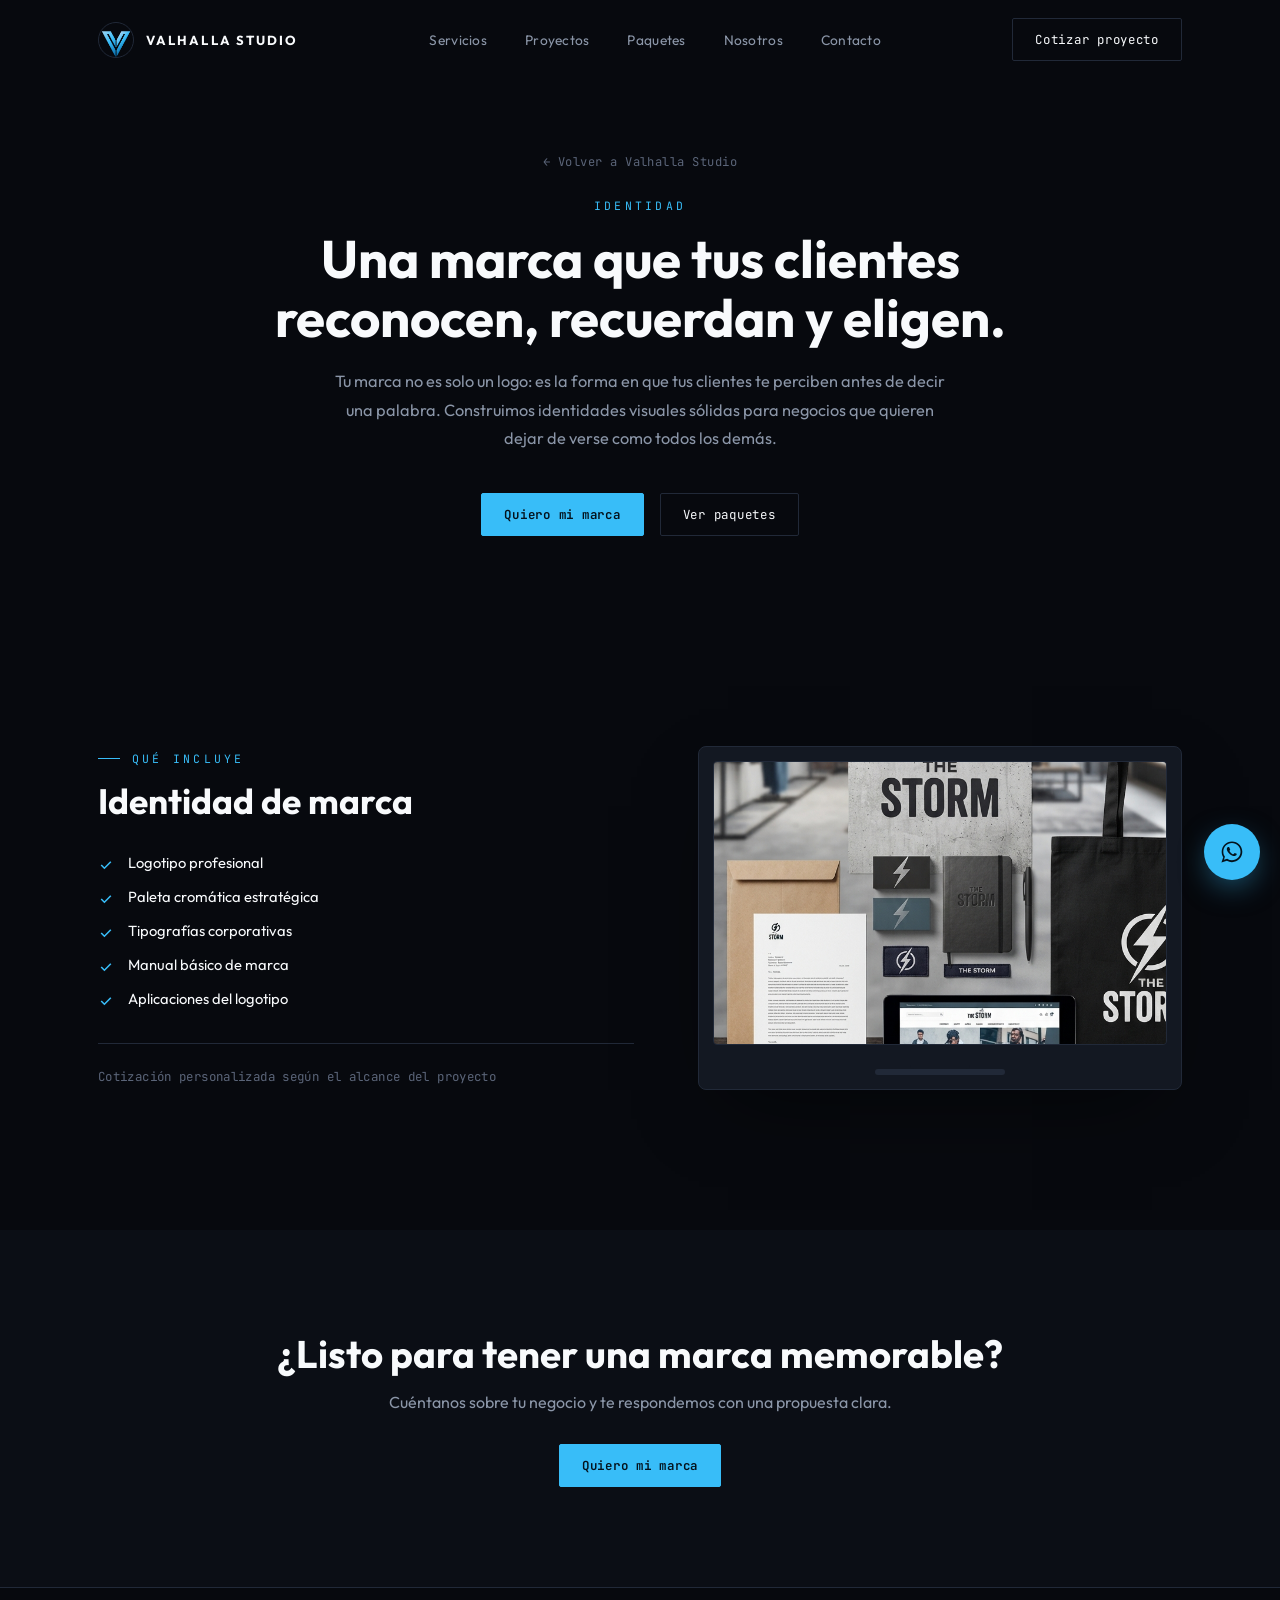
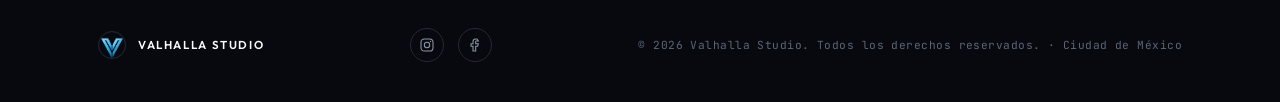
<file: branding.html>
<!DOCTYPE html>
<html lang="es-MX">
<head>
<meta charset="UTF-8">
<meta name="viewport" content="width=device-width, initial-scale=1.0">
<title>Diseño de Marca | Valhalla Studio</title>
<meta name="description" content="Logotipo e identidad visual completa para negocios en CDMX. Diseño 100% personalizado, sin plantillas genéricas.">
<link rel="icon" type="image/jpeg" href="Imagenes/Isologo.png">
<link rel="canonical" href="https://correaabdiel8-a11y.github.io/valhalla-studio/branding.html">

<link rel="preconnect" href="https://fonts.googleapis.com">
<link rel="preconnect" href="https://fonts.gstatic.com" crossorigin>
<link href="https://fonts.googleapis.com/css2?family=Outfit:wght@300;400;500;600;700;800&family=JetBrains+Mono:wght@400;500&display=swap" rel="stylesheet">

<link rel="stylesheet" href="styles.css">
</head>
<body>

<div class="progress-bar" id="progressBar"></div>

<div class="frost-layer" aria-hidden="true">
  <span class="frost-dot" style="left:6%;  --s:2px; --op:0.35; --dur:26s; --delay:0s;   --drift:22px;"></span>
  <span class="frost-dot" style="left:16%; --s:3px; --op:0.5;  --dur:19s; --delay:-4s;  --drift:-18px;"></span>
  <span class="frost-dot" style="left:27%; --s:2px; --op:0.3;  --dur:31s; --delay:-11s; --drift:16px;"></span>
  <span class="frost-dot" style="left:39%; --s:4px; --op:0.4;  --dur:24s; --delay:-2s;  --drift:-26px;"></span>
  <span class="frost-dot" style="left:52%; --s:2px; --op:0.45; --dur:21s; --delay:-8s;  --drift:20px;"></span>
  <span class="frost-dot" style="left:64%; --s:3px; --op:0.3;  --dur:28s; --delay:-14s; --drift:-14px;"></span>
  <span class="frost-dot" style="left:74%; --s:2px; --op:0.4;  --dur:20s; --delay:-6s;  --drift:24px;"></span>
  <span class="frost-dot" style="left:85%; --s:3px; --op:0.35; --dur:25s; --delay:-17s; --drift:-20px;"></span>
  <span class="frost-dot" style="left:93%; --s:2px; --op:0.5;  --dur:23s; --delay:-9s;  --drift:18px;"></span>
  <span class="frost-dot" style="left:47%; --s:2px; --op:0.3;  --dur:33s; --delay:-20s; --drift:-30px;"></span>
</div>

<!-- ============ NAV ============ -->
<nav class="nav" id="nav">
  <div class="container">
    <a href="index.html" class="nav-brand">
      <img src="Imagenes/Isologo.png" alt="Logo Valhalla Studio">
      <span>VALHALLA STUDIO</span>
    </a>
    <div class="nav-links">
      <a href="index.html#servicios">Servicios</a>
      <a href="index.html#proyectos">Proyectos</a>
      <a href="index.html#paquetes">Paquetes</a>
      <a href="index.html#nosotros">Nosotros</a>
      <a href="index.html#contacto">Contacto</a>
    </div>
    <div class="nav-cta">
      <a href="https://wa.me/529621495348?text=Hola%2C%20quiero%20mi%20marca" class="btn btn-outline nav-only" target="_blank" rel="noopener">Cotizar proyecto</a>
      <button class="nav-toggle" id="navToggle" aria-label="Abrir menú">
        <span></span><span></span><span></span>
      </button>
    </div>
  </div>
</nav>

<div class="mobile-panel" id="mobilePanel">
  <div class="container">
    <ul>
      <li><a href="index.html#servicios">Servicios</a></li>
      <li><a href="index.html#proyectos">Proyectos</a></li>
      <li><a href="index.html#paquetes">Paquetes</a></li>
      <li><a href="index.html#nosotros">Nosotros</a></li>
      <li><a href="index.html#contacto">Contacto</a></li>
    </ul>
  </div>
</div>

<!-- ============ HERO DE LA PAGINA ============ -->
<header class="page-hero">
  <div class="container">
    <a href="index.html" class="back-link">&larr; Volver a Valhalla Studio</a>
    <div class="eyebrow">Identidad</div>
    <h1>Una marca que tus clientes reconocen, recuerdan y eligen.</h1>
    <p>Tu marca no es solo un logo: es la forma en que tus clientes te perciben antes de decir una palabra. Construimos identidades visuales sólidas para negocios que quieren dejar de verse como todos los demás.</p>
    <div class="hero-cta" style="justify-content:center;">
      <a href="https://wa.me/529621495348?text=Hola%2C%20quiero%20mi%20marca" class="btn btn-solid" target="_blank" rel="noopener">Quiero mi marca</a>
      <a href="index.html#paquetes" class="btn btn-outline">Ver paquetes</a>
    </div>
  </div>
</header>

<!-- ============ DETALLE ============ -->
<section class="menus" id="detalle">
  <div class="container">
    <div class="menus-grid">
      <div class="menus-copy reveal">
        <div class="eyebrow">Qué incluye</div>
        <h2 style="font-size:clamp(1.7rem,3vw,2.2rem); font-weight:700; margin-top:14px; line-height:1.2;">Identidad de marca</h2>
        <ul class="menus-list">
          <li><svg viewBox="0 0 20 20" fill="none" stroke="currentColor" stroke-width="2"><path d="M4 10L8 14L16 6"/></svg>Logotipo profesional</li>
          <li><svg viewBox="0 0 20 20" fill="none" stroke="currentColor" stroke-width="2"><path d="M4 10L8 14L16 6"/></svg>Paleta cromática estratégica</li>
          <li><svg viewBox="0 0 20 20" fill="none" stroke="currentColor" stroke-width="2"><path d="M4 10L8 14L16 6"/></svg>Tipografías corporativas</li>
          <li><svg viewBox="0 0 20 20" fill="none" stroke="currentColor" stroke-width="2"><path d="M4 10L8 14L16 6"/></svg>Manual básico de marca</li>
          <li><svg viewBox="0 0 20 20" fill="none" stroke="currentColor" stroke-width="2"><path d="M4 10L8 14L16 6"/></svg>Aplicaciones del logotipo</li>
        </ul>
        <div class="menus-price">
          <span class="quote-note">Cotización personalizada según el alcance del proyecto</span>
        </div>
      </div>

      <div class="screen-frame reveal">
        <div class="bezel corners">
          <img src="Imagenes/Identidad de marca.jpeg" alt="Ejemplo de identidad de marca" loading="lazy">
        </div>
        <div class="stand"></div>
        <div class="base"></div>
      </div>
    </div>
  </div>
</section>

<!-- ============ CTA FINAL ============ -->
<section class="page-cta">
  <div class="container">
    <h2>¿Listo para tener una marca memorable?</h2>
    <p>Cuéntanos sobre tu negocio y te respondemos con una propuesta clara.</p>
    <div class="hero-cta" style="justify-content:center; margin-top:32px;">
      <a href="https://wa.me/529621495348?text=Hola%2C%20quiero%20mi%20marca" class="btn btn-solid" target="_blank" rel="noopener">Quiero mi marca</a>
    </div>
  </div>
</section>

<a href="https://wa.me/529621495348?text=Hola%2C%20quiero%20mi%20marca" class="whatsapp-float" target="_blank" rel="noopener" aria-label="Escribir por WhatsApp">
  <svg viewBox="0 0 32 32" fill="currentColor"><path d="M16 3C9 3 3.3 8.7 3.3 15.7c0 2.5.7 4.8 1.9 6.8L3 29l6.7-2.1c1.9 1 4.1 1.6 6.3 1.6 7 0 12.7-5.7 12.7-12.7S23 3 16 3zm0 23.1c-2 0-3.9-.5-5.5-1.5l-.4-.2-4 1.2 1.2-3.9-.3-.4c-1.1-1.7-1.7-3.7-1.7-5.7 0-5.8 4.7-10.6 10.6-10.6 5.8 0 10.6 4.7 10.6 10.6S21.8 26.1 16 26.1zm5.8-7.9c-.3-.2-1.9-.9-2.1-1-.3-.1-.5-.2-.7.2-.2.3-.8 1-1 1.2-.2.2-.4.2-.7.1-.3-.2-1.4-.5-2.6-1.6-1-.9-1.6-2-1.8-2.3-.2-.3 0-.5.1-.6.1-.1.3-.4.4-.5.1-.2.2-.3.3-.5.1-.2 0-.4 0-.5-.1-.2-.7-1.7-1-2.3-.2-.6-.5-.5-.7-.5h-.6c-.2 0-.5.1-.8.4-.3.3-1 1-1 2.4s1.1 2.8 1.2 3c.1.2 2.1 3.3 5.1 4.5.7.3 1.3.5 1.7.6.7.2 1.4.2 1.9.1.6-.1 1.9-.8 2.1-1.5.3-.7.3-1.3.2-1.5-.1-.1-.3-.2-.6-.4z"/></svg>
</a>

<!-- ============ FOOTER ============ -->
<footer>
  <div class="container">
    <div class="foot-brand">
      <img src="Imagenes/Isologo.png" alt="Logo Valhalla Studio">
      <span>VALHALLA STUDIO</span>
    </div>
    <div class="social-links">
      <a href="https://www.instagram.com/valhallastudiooficial/" target="_blank" rel="noopener" aria-label="Instagram de Valhalla Studio">
        <svg viewBox="0 0 24 24" fill="none" stroke="currentColor" stroke-width="1.6"><rect x="3" y="3" width="18" height="18" rx="5"/><circle cx="12" cy="12" r="4"/><circle cx="17.2" cy="6.8" r="1" fill="currentColor" stroke="none"/></svg>
      </a>
      <a href="https://www.facebook.com/profile.php?id=61593451800443" target="_blank" rel="noopener" aria-label="Facebook de Valhalla Studio">
        <svg viewBox="0 0 24 24" fill="none" stroke="currentColor" stroke-width="1.6"><path d="M15 3h-2a4 4 0 0 0-4 4v3H6v4h3v7h4v-7h3l1-4h-4V7a1 1 0 0 1 1-1h3z"/></svg>
      </a>
    </div>
    <span class="meta">© 2026 Valhalla Studio. Todos los derechos reservados. · Ciudad de México</span>
  </div>
</footer>

<script src="script.js"></script>

</body>
</html>
</file>
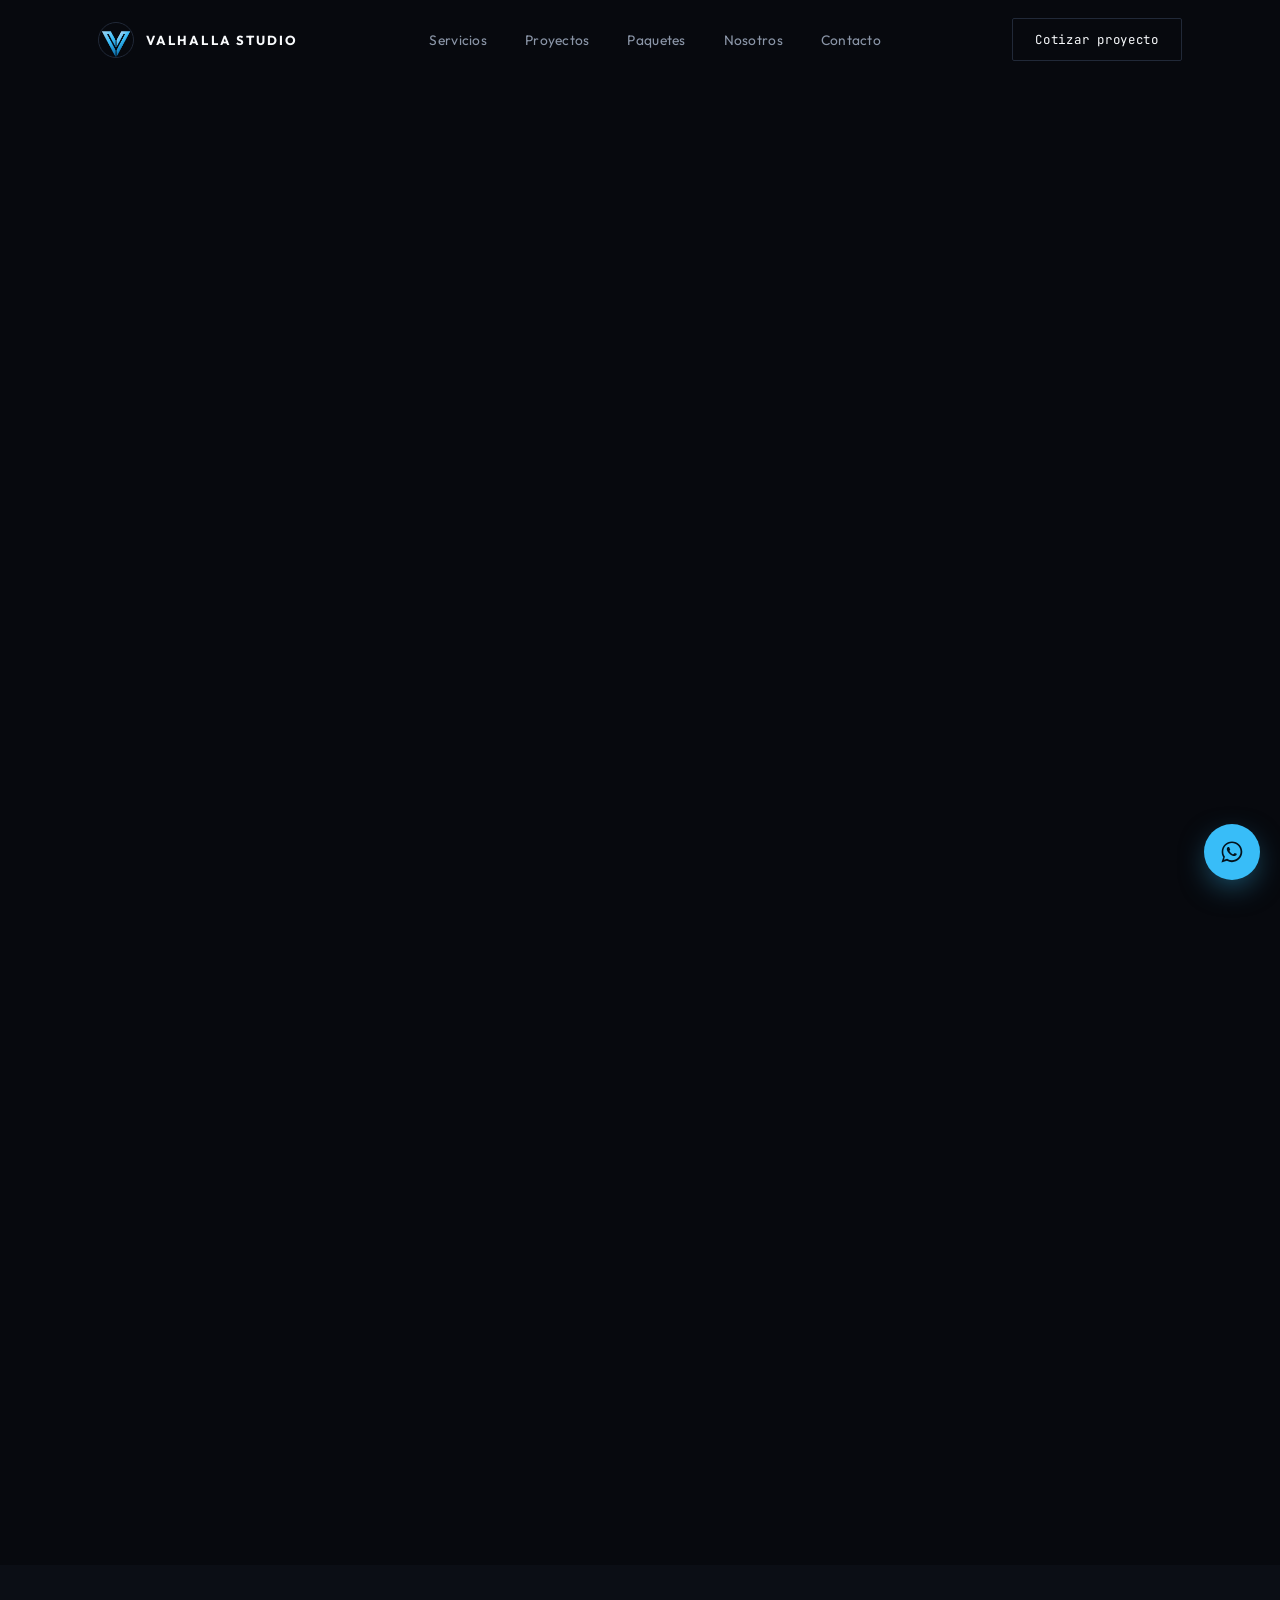
<file: casa-lume.html>
<!DOCTYPE html>
<html lang="es-MX">
<head>
<meta charset="UTF-8">
<meta name="viewport" content="width=device-width, initial-scale=1.0">
<title>Casa Lume — Proyecto conceptual | Valhalla Studio</title>
<meta name="description" content="Identidad visual conceptual para Casa Lume, restaurante contemporáneo mexicano: branding, packaging, editorial y experiencia digital.">
<link rel="icon" type="image/jpeg" href="Imagenes/Isologo.png">
<link rel="canonical" href="https://correaabdiel8-a11y.github.io/valhalla-studio/casa-lume.html">

<link rel="preconnect" href="https://fonts.googleapis.com">
<link rel="preconnect" href="https://fonts.gstatic.com" crossorigin>
<link href="https://fonts.googleapis.com/css2?family=Outfit:wght@300;400;500;600;700;800&family=JetBrains+Mono:wght@400;500&display=swap" rel="stylesheet">
<link href="https://fonts.googleapis.com/css2?family=Cormorant+Garamond:wght@400;500;600;700&family=Manrope:wght@400;500;600&display=swap" rel="stylesheet">

<link rel="stylesheet" href="styles.css">
<style>
  /* Tipografía propia de la identidad Casa Lume — solo dentro del contenido del caso de estudio.
     El menú y el footer de Valhalla Studio se mantienen en Outfit.
     Principal: Cormorant Garamond (editorial, cálida). Secundaria: Manrope (funcional). */
  .case-hero-copy .case-wordmark,
  .case-cols h2,
  .case-type-specimen .big{
    font-family:'Cormorant Garamond', serif;
  }
  .case-desc,
  .case-facts .v,
  .case-text p,
  .case-quote,
  .case-type-specimen .secondary-sample{
    font-family:'Manrope', sans-serif;
  }
  .case-text p{ font-size:1.02rem; }
  .case-quote{ font-weight:500; font-style:italic; }
</style>
</head>
<body>

<div class="progress-bar" id="progressBar"></div>

<div class="frost-layer" aria-hidden="true">
  <span class="frost-dot" style="left:6%;  --s:2px; --op:0.35; --dur:26s; --delay:0s;   --drift:22px;"></span>
  <span class="frost-dot" style="left:16%; --s:3px; --op:0.5;  --dur:19s; --delay:-4s;  --drift:-18px;"></span>
  <span class="frost-dot" style="left:27%; --s:2px; --op:0.3;  --dur:31s; --delay:-11s; --drift:16px;"></span>
  <span class="frost-dot" style="left:39%; --s:4px; --op:0.4;  --dur:24s; --delay:-2s;  --drift:-26px;"></span>
  <span class="frost-dot" style="left:52%; --s:2px; --op:0.45; --dur:21s; --delay:-8s;  --drift:20px;"></span>
  <span class="frost-dot" style="left:64%; --s:3px; --op:0.3;  --dur:28s; --delay:-14s; --drift:-14px;"></span>
  <span class="frost-dot" style="left:74%; --s:2px; --op:0.4;  --dur:20s; --delay:-6s;  --drift:24px;"></span>
  <span class="frost-dot" style="left:85%; --s:3px; --op:0.35; --dur:25s; --delay:-17s; --drift:-20px;"></span>
  <span class="frost-dot" style="left:93%; --s:2px; --op:0.5;  --dur:23s; --delay:-9s;  --drift:18px;"></span>
  <span class="frost-dot" style="left:47%; --s:2px; --op:0.3;  --dur:33s; --delay:-20s; --drift:-30px;"></span>
</div>

<!-- ============ NAV ============ -->
<nav class="nav" id="nav">
  <div class="container">
    <a href="index.html" class="nav-brand">
      <img src="Imagenes/Isologo.png" alt="Logo Valhalla Studio">
      <span>VALHALLA STUDIO</span>
    </a>
    <div class="nav-links">
      <a href="index.html#servicios">Servicios</a>
      <a href="index.html#proyectos">Proyectos</a>
      <a href="index.html#paquetes">Paquetes</a>
      <a href="index.html#nosotros">Nosotros</a>
      <a href="index.html#contacto">Contacto</a>
    </div>
    <div class="nav-cta">
      <a href="https://wa.me/529621495348?text=Hola%2C%20quiero%20iniciar%20un%20proyecto" class="btn btn-outline nav-only" target="_blank" rel="noopener">Cotizar proyecto</a>
      <button class="nav-toggle" id="navToggle" aria-label="Abrir menú">
        <span></span><span></span><span></span>
      </button>
    </div>
  </div>
</nav>

<div class="mobile-panel" id="mobilePanel">
  <div class="container">
    <ul>
      <li><a href="index.html#servicios">Servicios</a></li>
      <li><a href="index.html#proyectos">Proyectos</a></li>
      <li><a href="index.html#paquetes">Paquetes</a></li>
      <li><a href="index.html#nosotros">Nosotros</a></li>
      <li><a href="index.html#contacto">Contacto</a></li>
    </ul>
  </div>
</div>

<!-- ============ 01. HERO ============ -->
<header class="case-hero">
  <div class="container">
    <div class="case-hero-grid">
      <div class="case-hero-copy reveal">
        <a href="index.html#proyectos" class="back-link">&larr; Volver a Proyectos</a>
        <div class="case-wordmark">CASA LUME</div>
        <div class="case-tagline">Brand Identity · Packaging · Editorial · Digital Experience</div>
        <p class="case-desc">Identidad visual para un restaurante contemporáneo mexicano en Oaxaca. Una marca que reinterpreta la relación entre origen, materia, fuego y memoria desde una perspectiva sofisticada y contemporánea.</p>
        <div class="case-facts">
          <div class="row"><span class="k">Proyecto</span><span class="v">Conceptual</span></div>
          <div class="row"><span class="k">Disciplina</span><span class="v">Brand Identity</span></div>
          <div class="row"><span class="k">Áreas</span><span class="v">Identidad visual · Packaging · Editorial · Digital · Spatial</span></div>
          <div class="row"><span class="k">Año</span><span class="v">2026</span></div>
          <div class="row"><span class="k">Dirección creativa</span><span class="v">Valhalla Studio</span></div>
        </div>
      </div>
      <div class="case-hero-media reveal">
        <!-- REEMPLAZAR: Imagen 15 — Presentación final de Casa Lume -->
        <img src="Imagenes/CasaLume-15.jpeg" alt="Casa Lume — presentación final" loading="lazy">
      </div>
    </div>
  </div>
</header>

<!-- ============ 02. INTRODUCCIÓN ============ -->
<section class="case-section">
  <div class="container">
    <div class="case-cols reveal">
      <span class="case-label">01 / THE PROJECT</span>
      <div>
        <h2>Una nueva expresión para la cocina mexicana</h2>
        <div class="case-text">
          <p>Casa Lume nace como un proyecto conceptual desarrollado para explorar cómo un restaurante contemporáneo puede conectar la riqueza cultural de México con una expresión visual sofisticada y actual.</p>
          <p>La propuesta parte de una idea central: la memoria también se cocina.</p>
          <p>A partir de ella, la identidad explora conceptos como tierra, fuego, materia, tiempo y origen para construir una experiencia de marca cálida, íntima y sensorial.</p>
          <p>El resultado busca sentirse antiguo en su alma, pero contemporáneo en su expresión.</p>
        </div>
      </div>
    </div>
  </div>
</section>

<!-- ============ 03. CONCEPTO ============ -->
<section class="case-section alt">
  <div class="container">
    <div class="case-cols reveal">
      <span class="case-label">02 / CONCEPT</span>
      <div>
        <h2>La memoria también se cocina.</h2>
        <div class="case-text case-text-narrow">
          <p>Casa Lume parte de una relación entre memoria y gastronomía.</p>
          <p>Los sabores, materiales, aromas y técnicas pueden convertirse en recuerdos. La cocina no solamente transforma ingredientes: también transforma experiencias.</p>
          <p>La identidad toma esta idea y la convierte en un lenguaje visual basado en tres pilares:</p>
        </div>
        <div class="case-indicators reveal">
          <span>Tierra</span><span>Fuego</span><span>Memoria</span>
        </div>
        <div class="case-text case-text-narrow" style="margin-top:20px;">
          <p>La tierra representa el origen y la materia. El fuego representa transformación y tiempo. La memoria representa aquello que permanece después de la experiencia.</p>
        </div>
        <!-- Composición gráfica del lenguaje de Casa Lume, construida en HTML/CSS con la paleta real de la marca -->
        <div class="case-graphic" aria-hidden="true">
          <svg viewBox="0 0 400 220" fill="none" xmlns="http://www.w3.org/2000/svg">
            <circle cx="140" cy="115" r="65" fill="#A6533A" opacity="0.55"/>
            <circle cx="220" cy="90" r="55" fill="#71352B" opacity="0.55"/>
            <circle cx="240" cy="140" r="48" fill="#E8DCC8" opacity="0.4"/>
            <circle cx="140" cy="115" r="65" stroke="#E8DCC8" stroke-width="0.6"/>
            <circle cx="220" cy="90" r="55" stroke="#E8DCC8" stroke-width="0.6"/>
            <circle cx="240" cy="140" r="48" stroke="#E8DCC8" stroke-width="0.6"/>
          </svg>
        </div>
      </div>
    </div>
    <p class="case-quote reveal">La tierra da origen.<br>El fuego transforma.<br>La memoria permanece.</p>
  </div>
</section>

<!-- ============ 04. DIRECCIÓN CREATIVA ============ -->
<section class="case-section">
  <div class="container">
    <div class="case-cols reveal">
      <span class="case-label">03 / CREATIVE DIRECTION</span>
      <div>
        <h2>Entre lo ancestral y lo contemporáneo</h2>
        <div class="case-text">
          <p>La dirección creativa busca construir una marca que tenga profundidad cultural sin recurrir a representaciones literales de México.</p>
          <p>La inspiración nace de la materia: piedra volcánica, tierra, cerámica, madera, superficies quemadas, textiles, humo y luz.</p>
          <p>Estos elementos se transforman en una estética contemporánea donde lo artesanal convive con una composición editorial precisa.</p>
          <p>El objetivo no es representar Oaxaca literalmente, sino transmitir su sensibilidad a través de la materia, la luz y la experiencia.</p>
        </div>
      </div>
    </div>
    <div class="case-media-full tall reveal">
      <!-- REEMPLAZAR: Imagen 02 — Moodboard de Casa Lume -->
      <img src="Imagenes/CasaLume-02.jpeg" alt="Moodboard de Casa Lume" loading="lazy">
    </div>
  </div>
</section>

<!-- ============ 05. IDENTIDAD VISUAL ============ -->
<section class="case-section alt">
  <div class="container">
    <div class="case-cols reveal">
      <span class="case-label">04 / VISUAL IDENTITY</span>
      <div>
        <h2>Una identidad construida desde la materia</h2>
        <div class="case-text">
          <p>La identidad visual de Casa Lume combina formas orgánicas, estructuras editoriales, texturas y una paleta inspirada en materiales naturales.</p>
          <p>El sistema busca equilibrar diferentes contrastes: artesanal + sofisticado, orgánico + estructurado, cálido + elegante, tradicional + contemporáneo.</p>
          <p>Cada recurso visual forma parte de un mismo lenguaje y permite que la identidad evolucione sin perder reconocimiento.</p>
        </div>
      </div>
    </div>
    <div class="case-media-full tall reveal">
      <!-- REEMPLAZAR: Imagen 06 — Sistema visual completo -->
      <img src="Imagenes/CasaLume-06.jpeg" alt="Sistema visual completo de Casa Lume" loading="lazy">
    </div>
  </div>
</section>

<!-- ============ 06. LOGOTIPO ============ -->
<section class="case-section">
  <div class="container">
    <div class="case-cols reveal">
      <span class="case-label">05 / LOGO</span>
      <div>
        <h2>LUME como protagonista</h2>
        <div class="case-text case-text-narrow">
          <p>El logotipo coloca a LUME como elemento principal de la identidad, mientras que CASA funciona como descriptor secundario.</p>
          <p>La construcción tipográfica parte de una estética editorial de alto contraste, inspirada en la elegancia de Cormorant Garamond.</p>
          <p>Una intervención extremadamente sutil en las formas de las letras introduce una sensación de movimiento, calor y transformación. La referencia al fuego no es literal: se encuentra en la forma, en el movimiento y en la tensión de las letras.</p>
          <p>El isotipo nace directamente de esta misma intervención tipográfica para mantener una relación formal entre símbolo y logotipo.</p>
        </div>
      </div>
    </div>
    <div class="case-media-full reveal">
      <!-- REEMPLAZAR: Imagen 05 — Sistema de logotipo -->
      <img src="Imagenes/CasaLume-05.jpeg" alt="Sistema de logotipo de Casa Lume" loading="lazy">
    </div>
    <div class="case-indicators reveal">
      <span>Logotipo principal</span>
      <span>Lume</span>
      <span>Isotipo</span>
      <span>Versión horizontal</span>
      <span>Versión vertical</span>
      <span>Monocromática</span>
    </div>
  </div>
</section>

<!-- ============ 07. DESARROLLO DEL LOGO ============ -->
<section class="case-section alt">
  <div class="container">
    <div class="case-cols reveal">
      <span class="case-label">06 / DEVELOPMENT</span>
      <div>
        <h2>De la materia a la forma</h2>
        <div class="case-text">
          <p>El desarrollo comenzó explorando diferentes formas de expresar memoria, movimiento, calor y transformación dentro de una estructura tipográfica.</p>
          <p>Las primeras propuestas buscaron evitar cualquier representación literal del fuego y encontrar una solución más abstracta y atemporal.</p>
          <p>La exploración evolucionó hacia una intervención mínima en la propia tipografía, creando un gesto distintivo capaz de convertirse también en símbolo.</p>
          <p>El resultado mantiene una apariencia elegante y editorial, pero incorpora un detalle propio que permite reconocer la identidad de Casa Lume.</p>
        </div>
      </div>
    </div>
    <div class="case-media-pair">
      <div class="case-media-full reveal">
        <!-- REEMPLAZAR: Imagen 05 — Exploración y construcción del logotipo -->
        <img src="Imagenes/CasaLume-17.jpeg" alt="Exploración del desarrollo del logotipo" loading="lazy">
      </div>
      <div class="case-media-full reveal">
        <!-- REEMPLAZAR: Imagen 05 — Detalle del sistema final -->
        <img src="Imagenes/CasaLume-18.jpeg" alt="Detalle del sistema final del logotipo" loading="lazy">
      </div>
    </div>
  </div>
</section>

<!-- ============ 08. COLOR Y TIPOGRAFÍA ============ -->
<section class="case-section">
  <div class="container">
    <div class="case-cols reveal">
      <span class="case-label">07 / VISUAL LANGUAGE</span>
      <div>
        <h2>Una paleta nacida de la tierra</h2>
        <div class="case-text">
          <p>El lenguaje cromático de Casa Lume busca transmitir profundidad, calidez y sofisticación.</p>
          <p>Los tonos oscuros aportan carácter y recuerdan la piedra volcánica y las superficies quemadas. Los tonos claros introducen contraste y espacio. Los tonos terracota conectan la identidad con la tierra y la materia.</p>
        </div>

        <div class="case-palette reveal">
          <h4>Paleta de color · distribución 50 · 30 · 15 · 5</h4>
          <div class="case-swatches">
            <div class="case-swatch"><div class="chip" style="background:#171412;"></div><div class="hex">Negro Volcánico<br>#171412</div></div>
            <div class="case-swatch"><div class="chip" style="background:#E8DCC8;"></div><div class="hex">Crema Cálido<br>#E8DCC8</div></div>
            <div class="case-swatch"><div class="chip" style="background:#A6533A;"></div><div class="hex">Terracota<br>#A6533A</div></div>
            <div class="case-swatch"><div class="chip" style="background:#71352B;"></div><div class="hex">Rojo Quemado<br>#71352B</div></div>
          </div>
        </div>

        <div class="case-type-specimen reveal">
          <h4>Tipografía principal · Cormorant Garamond</h4>
          <div class="big">CASA LUME</div>
          <div class="nums" style="font-family:'Cormorant Garamond', serif; font-style:italic;">La memoria también se cocina.</div>
          <div class="secondary-label">
            <h4>Tipografía secundaria · Manrope</h4>
            <p class="secondary-sample" style="font-family:'Manrope', sans-serif; letter-spacing:0.04em; text-transform:uppercase; font-size:0.95rem;">Entradas · Platos · Postres · Bebidas</p>
          </div>
        </div>
      </div>
    </div>
  </div>
</section>

<!-- ============ 09. SISTEMA GRÁFICO ============ -->
<section class="case-section alt">
  <div class="container">
    <div class="case-cols reveal">
      <span class="case-label">08 / GRAPHIC SYSTEM</span>
      <div>
        <h2>Una identidad que se mueve</h2>
        <div class="case-text case-text-narrow">
          <p>El sistema gráfico nace de conceptos como humo, movimiento, materia, tiempo y transformación.</p>
          <p>Las formas orgánicas aportan fluidez mientras que las estructuras editoriales aportan orden.</p>
          <p>Líneas, texturas, marcos y composiciones pueden combinarse de diferentes maneras para generar piezas únicas sin perder coherencia. El sistema está diseñado para evolucionar, no para depender de una única composición.</p>
        </div>
        <div class="case-graphic" aria-hidden="true">
          <svg viewBox="0 0 400 220" fill="none" xmlns="http://www.w3.org/2000/svg">
            <path d="M20 180C80 140 60 90 120 70C180 50 200 110 260 90C320 70 340 130 380 100" stroke="#A6533A" stroke-width="1.4"/>
            <path d="M20 150C80 120 70 80 130 90C190 100 200 60 260 70C320 80 340 40 380 60" stroke="#E8DCC8" stroke-width="0.8" opacity="0.7"/>
          </svg>
        </div>
      </div>
    </div>
  </div>
</section>

<!-- ============ 10. DIRECCIÓN FOTOGRÁFICA ============ -->
<section class="case-section">
  <div class="container">
    <div class="case-cols reveal">
      <span class="case-label">09 / PHOTOGRAPHY</span>
      <div>
        <h2>Fotografiar una experiencia</h2>
        <div class="case-text">
          <p>La fotografía de Casa Lume busca transmitir más que la apariencia de un plato.</p>
          <p>Texturas, ingredientes, materiales, manos, fuego, arquitectura y momentos de servicio construyen una narrativa sensorial.</p>
          <p>La iluminación es cinematográfica, cálida e íntima, con sombras profundas y una sensación de naturalidad controlada. La fotografía debe hacer que el visitante pueda imaginar la temperatura, textura y atmósfera del restaurante.</p>
        </div>
      </div>
    </div>
    <div class="case-media-full huge reveal">
      <!-- REEMPLAZAR: Imagen 07 — Dirección fotográfica -->
      <img src="Imagenes/CasaLume-07.jpeg" alt="Dirección fotográfica de Casa Lume" loading="lazy">
    </div>
  </div>
</section>

<!-- ============ 11. MENÚ FÍSICO ============ -->
<section class="case-section alt">
  <div class="container">
    <div class="case-cols reveal">
      <span class="case-label">10 / EDITORIAL</span>
      <div>
        <h2>El menú como objeto</h2>
        <div class="case-text case-text-narrow">
          <p>El menú convierte la identidad visual en una experiencia física.</p>
          <p>La combinación de papel texturizado, tipografía editorial y una composición limpia crea una pieza que pertenece al universo del restaurante.</p>
          <p>La información se organiza con claridad, permitiendo que la identidad tenga presencia sin interferir con la lectura.</p>
        </div>
      </div>
    </div>
    <div class="case-media-full tall reveal">
      <!-- REEMPLAZAR: Imagen 08 — Menú físico -->
      <img src="Imagenes/CasaLume-08.jpeg" alt="Menú físico de Casa Lume" loading="lazy">
    </div>
  </div>
</section>

<!-- ============ 12. PACKAGING ============ -->
<section class="case-section">
  <div class="container">
    <div class="case-cols reveal">
      <span class="case-label">11 / PACKAGING</span>
      <div>
        <h2>La experiencia continúa fuera de la mesa</h2>
        <div class="case-text">
          <p>El sistema de packaging extiende la identidad de Casa Lume hacia diferentes puntos de contacto.</p>
          <p>Cajas, bolsas, envoltorios, recipientes y etiquetas utilizan los mismos principios gráficos, tipográficos y materiales de la marca.</p>
          <p>La aplicación busca mantener una sensación artesanal y sofisticada sin recurrir a acabados excesivamente ornamentales.</p>
        </div>
      </div>
    </div>
    <div class="case-media-full huge reveal">
      <!-- REEMPLAZAR: Imagen 09 — Packaging -->
      <img src="Imagenes/CasaLume-09.jpeg" alt="Packaging de Casa Lume" loading="lazy">
    </div>
  </div>
</section>

<!-- ============ 13. EXPERIENCIA DE MESA ============ -->
<section class="case-section alt">
  <div class="container">
    <div class="case-cols reveal">
      <span class="case-label">12 / TABLE EXPERIENCE</span>
      <div>
        <h2>Cada detalle forma parte del ritual</h2>
        <div class="case-text case-text-narrow">
          <p>La experiencia de Casa Lume se construye también a través de los objetos que rodean la mesa.</p>
          <p>Cerámica, textiles, papel, piedra, madera y pequeños elementos de hospitalidad crean una atmósfera coherente con la identidad.</p>
          <p>La marca aparece de manera contenida, permitiendo que los materiales y la experiencia gastronómica sean protagonistas.</p>
        </div>
      </div>
    </div>
    <div class="case-media-full huge reveal">
      <!-- REEMPLAZAR: Imagen 10 — Table Experience -->
      <img src="Imagenes/CasaLume-10.jpeg" alt="Experiencia de mesa de Casa Lume" loading="lazy">
    </div>
    <p class="case-quote reveal">La identidad no se coloca sobre la experiencia.<br>Se convierte en parte de ella.</p>
  </div>
</section>

<!-- ============ 14. ESPACIO FÍSICO ============ -->
<section class="case-section">
  <div class="container">
    <div class="case-cols reveal">
      <span class="case-label">13 / SPACE</span>
      <div>
        <h2>Una identidad que se convierte en espacio</h2>
        <div class="case-text">
          <p>Casa Lume lleva su lenguaje visual a la arquitectura mediante materiales, iluminación, señalización y proporciones.</p>
          <p>Piedra volcánica, madera oscura, yeso cálido, cerámica artesanal y superficies mate construyen un espacio íntimo y contemporáneo.</p>
          <p>La conexión con Oaxaca aparece a través de la materia y la sensibilidad del espacio, no mediante elementos decorativos literales.</p>
        </div>
      </div>
    </div>
    <div class="case-media-full huge reveal">
      <!-- REEMPLAZAR: Imagen 11 — Fachada -->
      <img src="Imagenes/CasaLume-11.jpeg" alt="Fachada del espacio Casa Lume" loading="lazy">
    </div>
    <p class="case-quote reveal">La identidad deja de ser gráfica y empieza a sentirse.</p>
    <div class="case-media-full huge reveal">
      <!-- REEMPLAZAR: Imagen 11 — Interior (puede ser una segunda foto distinta del mismo espacio) -->
      <img src="Imagenes/CasaLume-16.jpeg" alt="Interior del espacio Casa Lume" loading="lazy">
    </div>
  </div>
</section>

<!-- ============ 15. EXPERIENCIA DIGITAL ============ -->
<section class="case-section alt">
  <div class="container">
    <div class="case-cols reveal">
      <span class="case-label">14 / DIGITAL EXPERIENCE</span>
      <div>
        <h2>El universo de Casa Lume también vive en pantalla</h2>
        <div class="case-text case-text-narrow">
          <p>El sistema visual se adapta al entorno digital manteniendo la misma personalidad de la marca.</p>
          <p>La tipografía, fotografía, composición y lenguaje gráfico crean una experiencia digital coherente con el espacio físico. La interfaz evita tendencias excesivamente tecnológicas y prioriza una navegación elegante, clara y sensorial.</p>
        </div>
      </div>
    </div>
    <div class="screen-frame reveal" style="margin-top:56px;">
      <div class="bezel corners">
        <!-- REEMPLAZAR: Imagen 12 — Menú digital -->
        <img src="Imagenes/CasaLume-12.jpeg" alt="Menú digital de Casa Lume" loading="lazy">
      </div>
      <div class="stand"></div>
      <div class="base"></div>
    </div>
  </div>
</section>

<!-- ============ 16. REDES SOCIALES ============ -->
<section class="case-section">
  <div class="container">
    <div class="case-cols reveal">
      <span class="case-label">15 / SOCIAL</span>
      <div>
        <h2>Una presencia que conserva el carácter de la marca</h2>
        <div class="case-text case-text-narrow">
          <p>Las redes sociales extienden la experiencia de Casa Lume mediante una combinación de gastronomía, fotografía, arquitectura, materiales y narrativa editorial.</p>
          <p>El sistema mantiene una estructura reconocible sin convertir cada publicación en una plantilla repetitiva. Las imágenes y los mensajes trabajan juntos para construir deseo, identidad y reconocimiento.</p>
        </div>
        <div class="case-indicators reveal">
          <span>La memoria también se cocina</span>
          <span>Tierra</span>
          <span>Fuego</span>
          <span>Memoria</span>
        </div>
      </div>
    </div>
    <div class="case-media-full tall reveal">
      <!-- REEMPLAZAR: Imagen 13 — Instagram -->
      <img src="Imagenes/CasaLume-13.jpeg" alt="Instagram de Casa Lume" loading="lazy">
    </div>
  </div>
</section>

<!-- ============ 17. CAMPAÑA ============ -->
<section class="case-section alt">
  <div class="container">
    <div class="case-cols reveal">
      <span class="case-label">16 / CAMPAIGN</span>
      <div>
        <h2>Donde el tiempo toma sabor</h2>
        <div class="case-text">
          <p>La campaña traduce el concepto de Casa Lume en una comunicación más emocional.</p>
          <p>La idea conecta el paso del tiempo con la transformación de los ingredientes, las técnicas y los recuerdos que construye una experiencia gastronómica.</p>
          <p>La campaña mantiene el mismo lenguaje fotográfico, tipográfico y cromático de la identidad para crear una comunicación reconocible en diferentes formatos.</p>
        </div>
        <div class="case-indicators reveal">
          <span>Poster</span><span>Instagram</span><span>Story</span><span>Print</span><span>Billboard</span><span>Table Card</span>
        </div>
      </div>
    </div>
    <div class="case-media-full huge reveal">
      <!-- REEMPLAZAR: Imagen 14 — Campaña completa -->
      <img src="Imagenes/CasaLume-14.jpeg" alt="Campaña de Casa Lume" loading="lazy">
    </div>
  </div>
</section>

<!-- ============ 18. PRESENTACIÓN FINAL ============ -->
<section class="case-section">
  <div class="container">
    <div class="case-cols reveal">
      <span class="case-label">17 / FINAL SYSTEM</span>
      <div>
        <h2>Una experiencia construida alrededor de una misma idea</h2>
        <div class="case-text">
          <p>Desde el logotipo hasta el menú, desde los materiales de mesa hasta el espacio físico y la experiencia digital, Casa Lume fue desarrollado como un sistema de identidad completo.</p>
          <p>Cada punto de contacto parte de los mismos principios para construir una experiencia coherente, sofisticada y reconocible.</p>
          <p>La identidad no busca representar literalmente una cultura o un territorio. Busca transmitir una sensación: origen, materia, transformación y memoria.</p>
        </div>
      </div>
    </div>
    <div class="case-media-full huge reveal">
      <!-- REEMPLAZAR: Imagen 15 — Presentación final completa (misma imagen del hero) -->
      <img src="Imagenes/CasaLume-01.jpeg" alt="Presentación final completa de Casa Lume" loading="lazy">
    </div>
  </div>
</section>

<!-- ============ 19. RESULTADO ============ -->
<section class="case-section alt">
  <div class="container">
    <div class="case-cols reveal">
      <span class="case-label">18 / RESULT</span>
      <div>
        <h2>El resultado</h2>
        <div class="case-text">
          <p>Casa Lume transforma la relación entre cocina, memoria y materia en una identidad contemporánea para un restaurante mexicano de alta gama.</p>
          <p>El resultado es una marca cálida, sofisticada y sensorial, capaz de funcionar en diferentes contextos sin perder su esencia.</p>
          <p>Desde una pieza editorial hasta una experiencia de mesa, desde el packaging hasta el espacio físico, cada aplicación forma parte de un mismo universo.</p>
          <p>Casa Lume no representa una tradición. La reinterpreta.</p>
        </div>
      </div>
    </div>
  </div>
</section>

<!-- ============ 20. FICHA DEL PROYECTO ============ -->
<section class="case-section">
  <div class="container">
    <div class="case-cols reveal">
      <span class="case-label">19 / PROJECT SHEET</span>
      <div>
        <h2>Casa Lume</h2>
        <div class="case-spec-sheet">
          <div class="case-spec-row"><span class="k">Tipo de proyecto</span><span class="v">Proyecto conceptual</span></div>
          <div class="case-spec-row"><span class="k">Disciplina</span><span class="v">Brand Identity</span></div>
          <div class="case-spec-row"><span class="k">Servicios desarrollados</span>
            <span class="v">
              <ul>
                <li>Concepto de marca</li>
                <li>Identidad visual</li>
                <li>Dirección de arte</li>
                <li>Logo</li>
                <li>Packaging</li>
                <li>Editorial</li>
                <li>Experiencia de mesa</li>
                <li>Spatial Branding</li>
                <li>Digital Experience</li>
                <li>Social Media</li>
                <li>Campaign</li>
              </ul>
            </span>
          </div>
          <div class="case-spec-row"><span class="k">Año</span><span class="v">2026</span></div>
          <div class="case-spec-row" style="border-bottom:none;"><span class="k">Estudio</span><span class="v">Valhalla Studio</span></div>
        </div>
      </div>
    </div>
  </div>
</section>

<!-- ============ 21. CTA FINAL ============ -->
<section class="page-cta">
  <div class="container">
    <h2>Construyamos una marca que deje memoria.</h2>
    <p>Una identidad no debería limitarse a verse bien. Debe tener una idea, construir un sistema y crear una experiencia que las personas puedan reconocer y recordar.</p>
    <div class="hero-cta" style="justify-content:center; margin-top:32px;">
      <a href="https://wa.me/529621495348?text=Hola%2C%20quiero%20iniciar%20un%20proyecto" class="btn btn-solid" target="_blank" rel="noopener">Iniciar un proyecto</a>
      <a href="index.html#proyectos" class="btn btn-outline">Ver más proyectos</a>
    </div>
  </div>
</section>

<a href="https://wa.me/529621495348?text=Hola%2C%20quiero%20iniciar%20un%20proyecto" class="whatsapp-float" target="_blank" rel="noopener" aria-label="Escribir por WhatsApp">
  <svg viewBox="0 0 32 32" fill="currentColor"><path d="M16 3C9 3 3.3 8.7 3.3 15.7c0 2.5.7 4.8 1.9 6.8L3 29l6.7-2.1c1.9 1 4.1 1.6 6.3 1.6 7 0 12.7-5.7 12.7-12.7S23 3 16 3zm0 23.1c-2 0-3.9-.5-5.5-1.5l-.4-.2-4 1.2 1.2-3.9-.3-.4c-1.1-1.7-1.7-3.7-1.7-5.7 0-5.8 4.7-10.6 10.6-10.6 5.8 0 10.6 4.7 10.6 10.6S21.8 26.1 16 26.1zm5.8-7.9c-.3-.2-1.9-.9-2.1-1-.3-.1-.5-.2-.7.2-.2.3-.8 1-1 1.2-.2.2-.4.2-.7.1-.3-.2-1.4-.5-2.6-1.6-1-.9-1.6-2-1.8-2.3-.2-.3 0-.5.1-.6.1-.1.3-.4.4-.5.1-.2.2-.3.3-.5.1-.2 0-.4 0-.5-.1-.2-.7-1.7-1-2.3-.2-.6-.5-.5-.7-.5h-.6c-.2 0-.5.1-.8.4-.3.3-1 1-1 2.4s1.1 2.8 1.2 3c.1.2 2.1 3.3 5.1 4.5.7.3 1.3.5 1.7.6.7.2 1.4.2 1.9.1.6-.1 1.9-.8 2.1-1.5.3-.7.3-1.3.2-1.5-.1-.1-.3-.2-.6-.4z"/></svg>
</a>

<!-- ============ FOOTER ============ -->
<footer>
  <div class="container">
    <div class="foot-brand">
      <img src="Imagenes/Isologo.png" alt="Logo Valhalla Studio">
      <span>VALHALLA STUDIO</span>
    </div>
    <div class="social-links">
      <a href="https://www.instagram.com/valhallastudiooficial/" target="_blank" rel="noopener" aria-label="Instagram de Valhalla Studio">
        <svg viewBox="0 0 24 24" fill="none" stroke="currentColor" stroke-width="1.6"><rect x="3" y="3" width="18" height="18" rx="5"/><circle cx="12" cy="12" r="4"/><circle cx="17.2" cy="6.8" r="1" fill="currentColor" stroke="none"/></svg>
      </a>
      <a href="https://www.facebook.com/profile.php?id=61593451800443" target="_blank" rel="noopener" aria-label="Facebook de Valhalla Studio">
        <svg viewBox="0 0 24 24" fill="none" stroke="currentColor" stroke-width="1.6"><path d="M15 3h-2a4 4 0 0 0-4 4v3H6v4h3v7h4v-7h3l1-4h-4V7a1 1 0 0 1 1-1h3z"/></svg>
      </a>
    </div>
    <span class="meta">© 2026 Valhalla Studio. Todos los derechos reservados. · Ciudad de México</span>
  </div>
</footer>

<script src="script.js"></script>

</body>
</html>
</file>
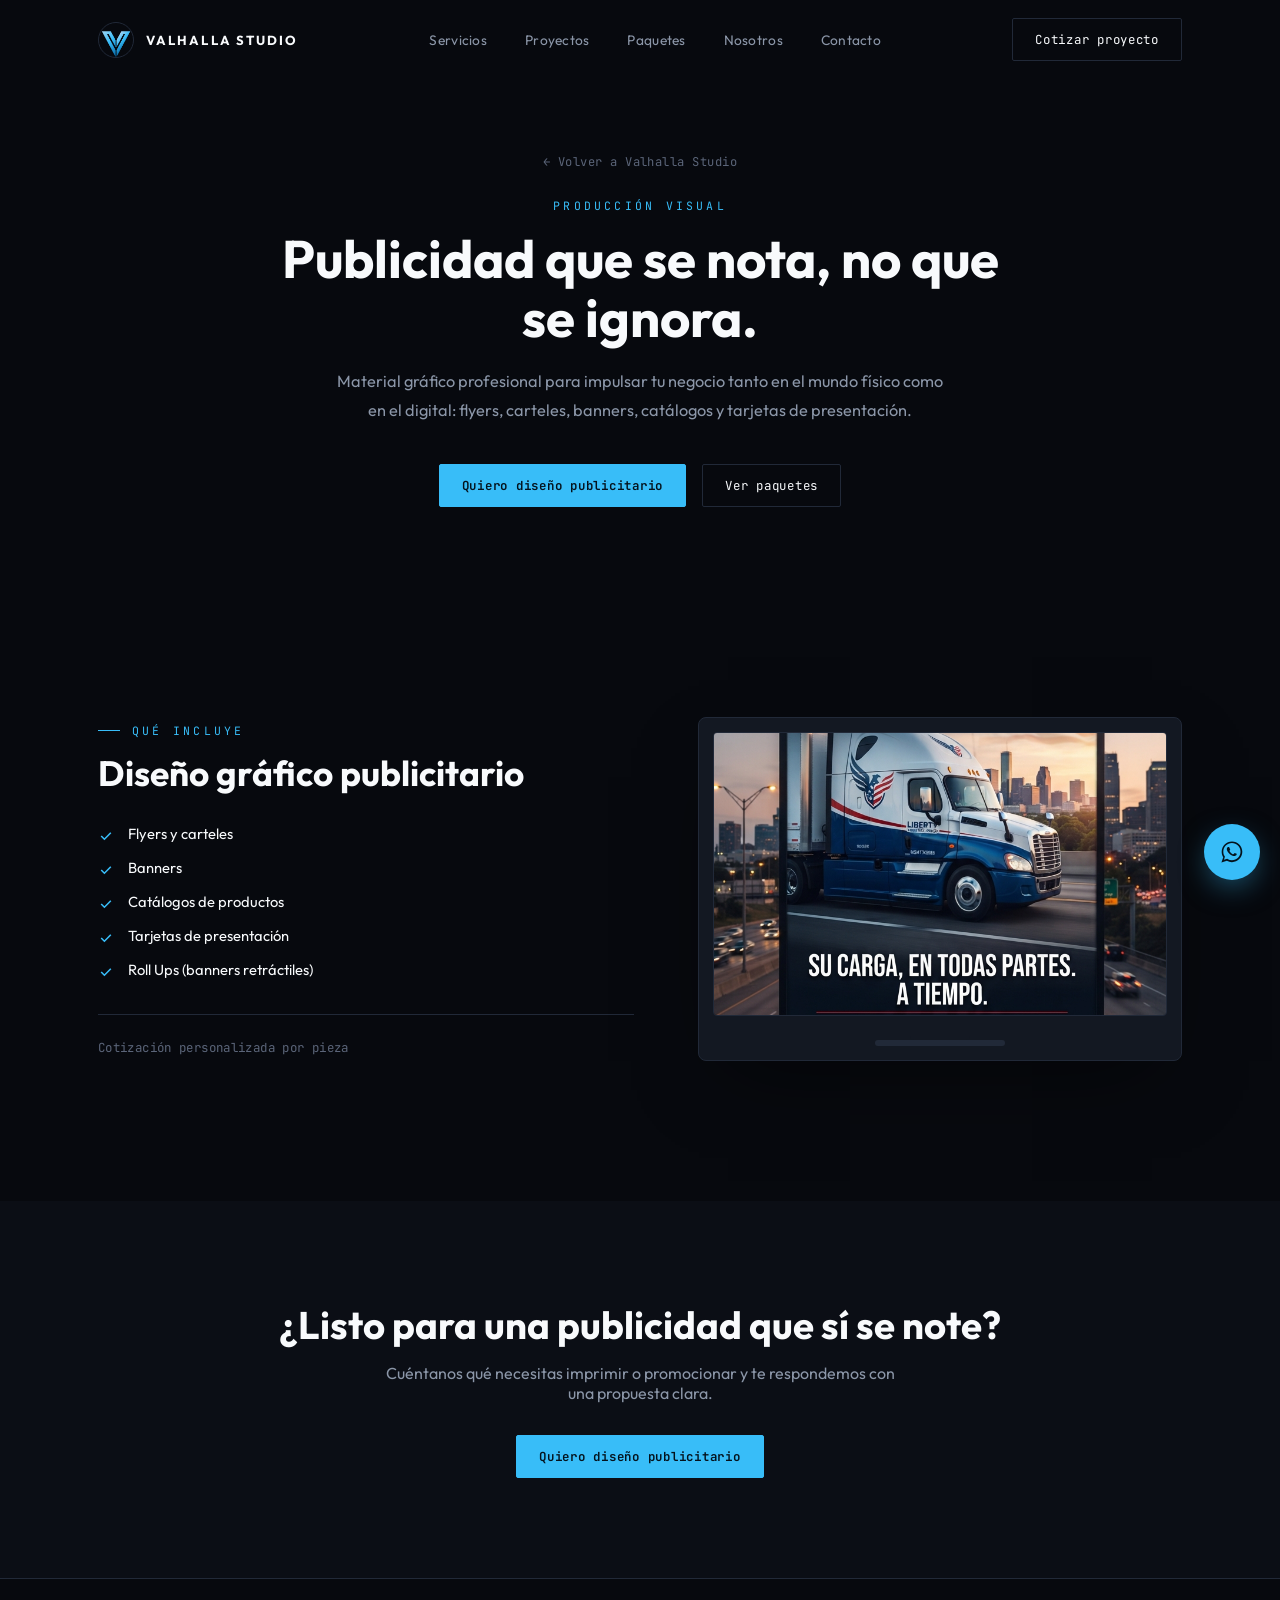
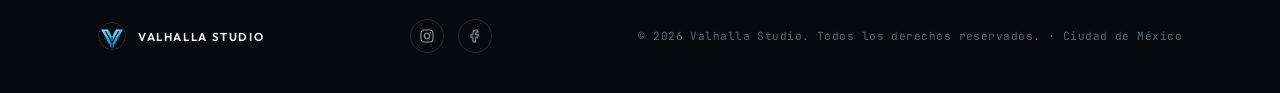
<file: diseno-publicitario.html>
<!DOCTYPE html>
<html lang="es-MX">
<head>
<meta charset="UTF-8">
<meta name="viewport" content="width=device-width, initial-scale=1.0">
<title>Diseño Publicitario | Valhalla Studio</title>
<meta name="description" content="Flyers, carteles, banners, catálogos y tarjetas de presentación con diseño personalizado para negocios en CDMX.">
<link rel="icon" type="image/jpeg" href="Imagenes/Isologo.png">
<link rel="canonical" href="https://correaabdiel8-a11y.github.io/valhalla-studio/diseno-publicitario.html">

<link rel="preconnect" href="https://fonts.googleapis.com">
<link rel="preconnect" href="https://fonts.gstatic.com" crossorigin>
<link href="https://fonts.googleapis.com/css2?family=Outfit:wght@300;400;500;600;700;800&family=JetBrains+Mono:wght@400;500&display=swap" rel="stylesheet">

<link rel="stylesheet" href="styles.css">
</head>
<body>

<div class="progress-bar" id="progressBar"></div>

<div class="frost-layer" aria-hidden="true">
  <span class="frost-dot" style="left:6%;  --s:2px; --op:0.35; --dur:26s; --delay:0s;   --drift:22px;"></span>
  <span class="frost-dot" style="left:16%; --s:3px; --op:0.5;  --dur:19s; --delay:-4s;  --drift:-18px;"></span>
  <span class="frost-dot" style="left:27%; --s:2px; --op:0.3;  --dur:31s; --delay:-11s; --drift:16px;"></span>
  <span class="frost-dot" style="left:39%; --s:4px; --op:0.4;  --dur:24s; --delay:-2s;  --drift:-26px;"></span>
  <span class="frost-dot" style="left:52%; --s:2px; --op:0.45; --dur:21s; --delay:-8s;  --drift:20px;"></span>
  <span class="frost-dot" style="left:64%; --s:3px; --op:0.3;  --dur:28s; --delay:-14s; --drift:-14px;"></span>
  <span class="frost-dot" style="left:74%; --s:2px; --op:0.4;  --dur:20s; --delay:-6s;  --drift:24px;"></span>
  <span class="frost-dot" style="left:85%; --s:3px; --op:0.35; --dur:25s; --delay:-17s; --drift:-20px;"></span>
  <span class="frost-dot" style="left:93%; --s:2px; --op:0.5;  --dur:23s; --delay:-9s;  --drift:18px;"></span>
  <span class="frost-dot" style="left:47%; --s:2px; --op:0.3;  --dur:33s; --delay:-20s; --drift:-30px;"></span>
</div>

<!-- ============ NAV ============ -->
<nav class="nav" id="nav">
  <div class="container">
    <a href="index.html" class="nav-brand">
      <img src="Imagenes/Isologo.png" alt="Logo Valhalla Studio">
      <span>VALHALLA STUDIO</span>
    </a>
    <div class="nav-links">
      <a href="index.html#servicios">Servicios</a>
      <a href="index.html#proyectos">Proyectos</a>
      <a href="index.html#paquetes">Paquetes</a>
      <a href="index.html#nosotros">Nosotros</a>
      <a href="index.html#contacto">Contacto</a>
    </div>
    <div class="nav-cta">
      <a href="https://wa.me/529621495348?text=Hola%2C%20quiero%20dise%C3%B1o%20publicitario" class="btn btn-outline nav-only" target="_blank" rel="noopener">Cotizar proyecto</a>
      <button class="nav-toggle" id="navToggle" aria-label="Abrir menú">
        <span></span><span></span><span></span>
      </button>
    </div>
  </div>
</nav>

<div class="mobile-panel" id="mobilePanel">
  <div class="container">
    <ul>
      <li><a href="index.html#servicios">Servicios</a></li>
      <li><a href="index.html#proyectos">Proyectos</a></li>
      <li><a href="index.html#paquetes">Paquetes</a></li>
      <li><a href="index.html#nosotros">Nosotros</a></li>
      <li><a href="index.html#contacto">Contacto</a></li>
    </ul>
  </div>
</div>

<!-- ============ HERO DE LA PAGINA ============ -->
<header class="page-hero">
  <div class="container">
    <a href="index.html" class="back-link">&larr; Volver a Valhalla Studio</a>
    <div class="eyebrow">Producción Visual</div>
    <h1>Publicidad que se nota, no que se ignora.</h1>
    <p>Material gráfico profesional para impulsar tu negocio tanto en el mundo físico como en el digital: flyers, carteles, banners, catálogos y tarjetas de presentación.</p>
    <div class="hero-cta" style="justify-content:center;">
      <a href="https://wa.me/529621495348?text=Hola%2C%20quiero%20dise%C3%B1o%20publicitario" class="btn btn-solid" target="_blank" rel="noopener">Quiero diseño publicitario</a>
      <a href="index.html#paquetes" class="btn btn-outline">Ver paquetes</a>
    </div>
  </div>
</header>

<!-- ============ DETALLE ============ -->
<section class="menus" id="detalle">
  <div class="container">
    <div class="menus-grid">
      <div class="menus-copy reveal">
        <div class="eyebrow">Qué incluye</div>
        <h2 style="font-size:clamp(1.7rem,3vw,2.2rem); font-weight:700; margin-top:14px; line-height:1.2;">Diseño gráfico publicitario</h2>
        <ul class="menus-list">
          <li><svg viewBox="0 0 20 20" fill="none" stroke="currentColor" stroke-width="2"><path d="M4 10L8 14L16 6"/></svg>Flyers y carteles</li>
          <li><svg viewBox="0 0 20 20" fill="none" stroke="currentColor" stroke-width="2"><path d="M4 10L8 14L16 6"/></svg>Banners</li>
          <li><svg viewBox="0 0 20 20" fill="none" stroke="currentColor" stroke-width="2"><path d="M4 10L8 14L16 6"/></svg>Catálogos de productos</li>
          <li><svg viewBox="0 0 20 20" fill="none" stroke="currentColor" stroke-width="2"><path d="M4 10L8 14L16 6"/></svg>Tarjetas de presentación</li>
          <li><svg viewBox="0 0 20 20" fill="none" stroke="currentColor" stroke-width="2"><path d="M4 10L8 14L16 6"/></svg>Roll Ups (banners retráctiles)</li>
        </ul>
        <div class="menus-price">
          <span class="quote-note">Cotización personalizada por pieza</span>
        </div>
      </div>

      <div class="screen-frame reveal">
        <div class="bezel corners">
          <img src="Imagenes/Diseño publicitario.jpeg" alt="Ejemplo de diseño publicitario" loading="lazy">
        </div>
        <div class="stand"></div>
        <div class="base"></div>
      </div>
    </div>
  </div>
</section>

<!-- ============ CTA FINAL ============ -->
<section class="page-cta">
  <div class="container">
    <h2>¿Listo para una publicidad que sí se note?</h2>
    <p>Cuéntanos qué necesitas imprimir o promocionar y te respondemos con una propuesta clara.</p>
    <div class="hero-cta" style="justify-content:center; margin-top:32px;">
      <a href="https://wa.me/529621495348?text=Hola%2C%20quiero%20dise%C3%B1o%20publicitario" class="btn btn-solid" target="_blank" rel="noopener">Quiero diseño publicitario</a>
    </div>
  </div>
</section>

<a href="https://wa.me/529621495348?text=Hola%2C%20quiero%20dise%C3%B1o%20publicitario" class="whatsapp-float" target="_blank" rel="noopener" aria-label="Escribir por WhatsApp">
  <svg viewBox="0 0 32 32" fill="currentColor"><path d="M16 3C9 3 3.3 8.7 3.3 15.7c0 2.5.7 4.8 1.9 6.8L3 29l6.7-2.1c1.9 1 4.1 1.6 6.3 1.6 7 0 12.7-5.7 12.7-12.7S23 3 16 3zm0 23.1c-2 0-3.9-.5-5.5-1.5l-.4-.2-4 1.2 1.2-3.9-.3-.4c-1.1-1.7-1.7-3.7-1.7-5.7 0-5.8 4.7-10.6 10.6-10.6 5.8 0 10.6 4.7 10.6 10.6S21.8 26.1 16 26.1zm5.8-7.9c-.3-.2-1.9-.9-2.1-1-.3-.1-.5-.2-.7.2-.2.3-.8 1-1 1.2-.2.2-.4.2-.7.1-.3-.2-1.4-.5-2.6-1.6-1-.9-1.6-2-1.8-2.3-.2-.3 0-.5.1-.6.1-.1.3-.4.4-.5.1-.2.2-.3.3-.5.1-.2 0-.4 0-.5-.1-.2-.7-1.7-1-2.3-.2-.6-.5-.5-.7-.5h-.6c-.2 0-.5.1-.8.4-.3.3-1 1-1 2.4s1.1 2.8 1.2 3c.1.2 2.1 3.3 5.1 4.5.7.3 1.3.5 1.7.6.7.2 1.4.2 1.9.1.6-.1 1.9-.8 2.1-1.5.3-.7.3-1.3.2-1.5-.1-.1-.3-.2-.6-.4z"/></svg>
</a>

<!-- ============ FOOTER ============ -->
<footer>
  <div class="container">
    <div class="foot-brand">
      <img src="Imagenes/Isologo.png" alt="Logo Valhalla Studio">
      <span>VALHALLA STUDIO</span>
    </div>
    <div class="social-links">
      <a href="https://www.instagram.com/valhallastudiooficial/" target="_blank" rel="noopener" aria-label="Instagram de Valhalla Studio">
        <svg viewBox="0 0 24 24" fill="none" stroke="currentColor" stroke-width="1.6"><rect x="3" y="3" width="18" height="18" rx="5"/><circle cx="12" cy="12" r="4"/><circle cx="17.2" cy="6.8" r="1" fill="currentColor" stroke="none"/></svg>
      </a>
      <a href="https://www.facebook.com/profile.php?id=61593451800443" target="_blank" rel="noopener" aria-label="Facebook de Valhalla Studio">
        <svg viewBox="0 0 24 24" fill="none" stroke="currentColor" stroke-width="1.6"><path d="M15 3h-2a4 4 0 0 0-4 4v3H6v4h3v7h4v-7h3l1-4h-4V7a1 1 0 0 1 1-1h3z"/></svg>
      </a>
    </div>
    <span class="meta">© 2026 Valhalla Studio. Todos los derechos reservados. · Ciudad de México</span>
  </div>
</footer>

<script src="script.js"></script>

</body>
</html>
</file>
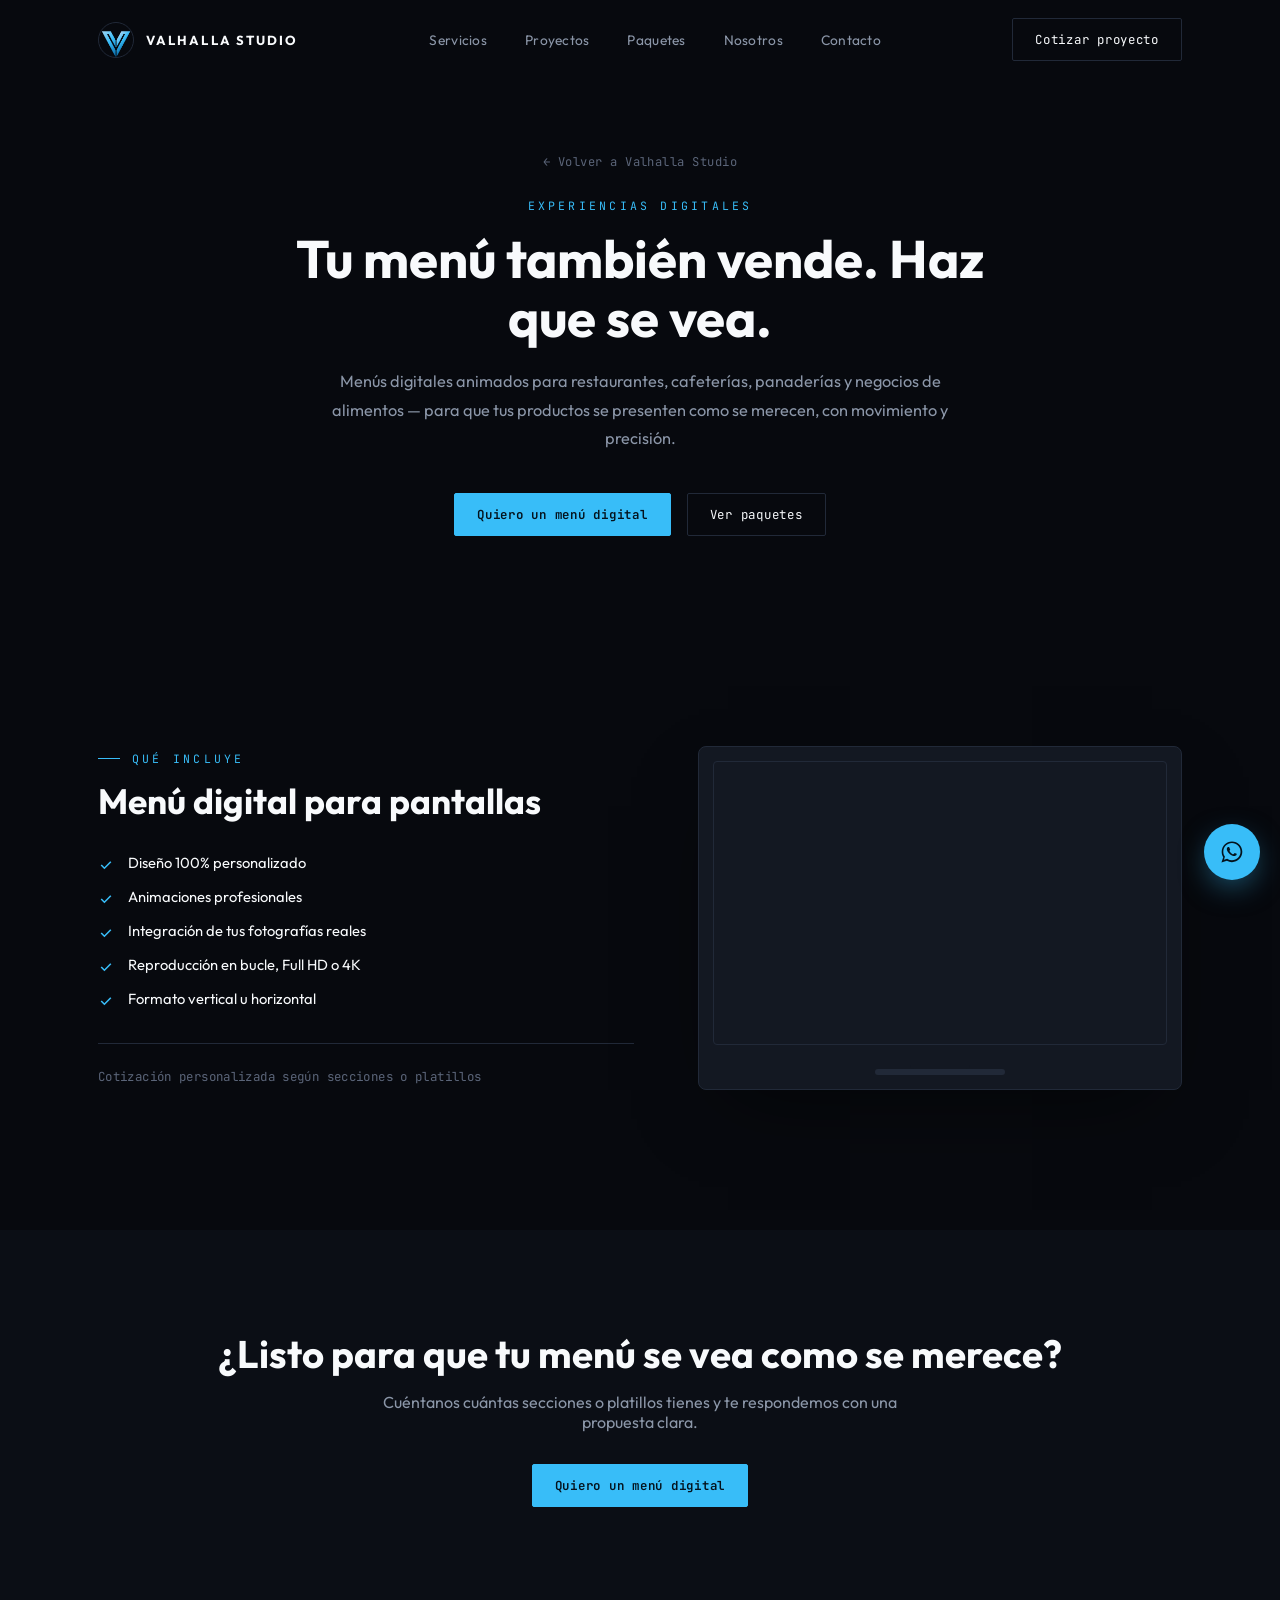
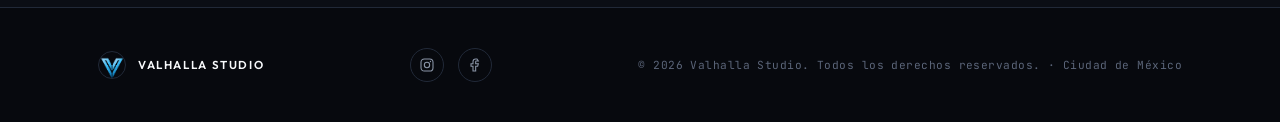
<file: menus-digitales.html>
<!DOCTYPE html>
<html lang="es-MX">
<head>
<meta charset="UTF-8">
<meta name="viewport" content="width=device-width, initial-scale=1.0">
<title>Menús Digitales | Valhalla Studio</title>
<meta name="description" content="Menús digitales animados para restaurantes, cafeterías y panaderías. Full HD/4K, en bucle, siempre actualizados.">
<link rel="icon" type="image/jpeg" href="Imagenes/Isologo.png">
<link rel="canonical" href="https://correaabdiel8-a11y.github.io/valhalla-studio/menus-digitales.html">

<link rel="preconnect" href="https://fonts.googleapis.com">
<link rel="preconnect" href="https://fonts.gstatic.com" crossorigin>
<link href="https://fonts.googleapis.com/css2?family=Outfit:wght@300;400;500;600;700;800&family=JetBrains+Mono:wght@400;500&display=swap" rel="stylesheet">

<link rel="stylesheet" href="styles.css">
</head>
<body>

<div class="progress-bar" id="progressBar"></div>

<div class="frost-layer" aria-hidden="true">
  <span class="frost-dot" style="left:6%;  --s:2px; --op:0.35; --dur:26s; --delay:0s;   --drift:22px;"></span>
  <span class="frost-dot" style="left:16%; --s:3px; --op:0.5;  --dur:19s; --delay:-4s;  --drift:-18px;"></span>
  <span class="frost-dot" style="left:27%; --s:2px; --op:0.3;  --dur:31s; --delay:-11s; --drift:16px;"></span>
  <span class="frost-dot" style="left:39%; --s:4px; --op:0.4;  --dur:24s; --delay:-2s;  --drift:-26px;"></span>
  <span class="frost-dot" style="left:52%; --s:2px; --op:0.45; --dur:21s; --delay:-8s;  --drift:20px;"></span>
  <span class="frost-dot" style="left:64%; --s:3px; --op:0.3;  --dur:28s; --delay:-14s; --drift:-14px;"></span>
  <span class="frost-dot" style="left:74%; --s:2px; --op:0.4;  --dur:20s; --delay:-6s;  --drift:24px;"></span>
  <span class="frost-dot" style="left:85%; --s:3px; --op:0.35; --dur:25s; --delay:-17s; --drift:-20px;"></span>
  <span class="frost-dot" style="left:93%; --s:2px; --op:0.5;  --dur:23s; --delay:-9s;  --drift:18px;"></span>
  <span class="frost-dot" style="left:47%; --s:2px; --op:0.3;  --dur:33s; --delay:-20s; --drift:-30px;"></span>
</div>

<!-- ============ NAV ============ -->
<nav class="nav" id="nav">
  <div class="container">
    <a href="index.html" class="nav-brand">
      <img src="Imagenes/Isologo.png" alt="Logo Valhalla Studio">
      <span>VALHALLA STUDIO</span>
    </a>
    <div class="nav-links">
      <a href="index.html#servicios">Servicios</a>
      <a href="index.html#proyectos">Proyectos</a>
      <a href="index.html#paquetes">Paquetes</a>
      <a href="index.html#nosotros">Nosotros</a>
      <a href="index.html#contacto">Contacto</a>
    </div>
    <div class="nav-cta">
      <a href="https://wa.me/529621495348?text=Hola%2C%20quiero%20un%20men%C3%BA%20digital" class="btn btn-outline nav-only" target="_blank" rel="noopener">Cotizar proyecto</a>
      <button class="nav-toggle" id="navToggle" aria-label="Abrir menú">
        <span></span><span></span><span></span>
      </button>
    </div>
  </div>
</nav>

<div class="mobile-panel" id="mobilePanel">
  <div class="container">
    <ul>
      <li><a href="index.html#servicios">Servicios</a></li>
      <li><a href="index.html#proyectos">Proyectos</a></li>
      <li><a href="index.html#paquetes">Paquetes</a></li>
      <li><a href="index.html#nosotros">Nosotros</a></li>
      <li><a href="index.html#contacto">Contacto</a></li>
    </ul>
  </div>
</div>

<!-- ============ HERO DE LA PAGINA ============ -->
<header class="page-hero">
  <div class="container">
    <a href="index.html" class="back-link">&larr; Volver a Valhalla Studio</a>
    <div class="eyebrow">Experiencias Digitales</div>
    <h1>Tu menú también vende. Haz que se vea.</h1>
    <p>Menús digitales animados para restaurantes, cafeterías, panaderías y negocios de alimentos — para que tus productos se presenten como se merecen, con movimiento y precisión.</p>
    <div class="hero-cta" style="justify-content:center;">
      <a href="https://wa.me/529621495348?text=Hola%2C%20quiero%20un%20men%C3%BA%20digital" class="btn btn-solid" target="_blank" rel="noopener">Quiero un menú digital</a>
      <a href="index.html#paquetes" class="btn btn-outline">Ver paquetes</a>
    </div>
  </div>
</header>

<!-- ============ DETALLE ============ -->
<section class="menus" id="detalle">
  <div class="container">
    <div class="menus-grid">
      <div class="menus-copy reveal">
        <div class="eyebrow">Qué incluye</div>
        <h2 style="font-size:clamp(1.7rem,3vw,2.2rem); font-weight:700; margin-top:14px; line-height:1.2;">Menú digital para pantallas</h2>
        <ul class="menus-list">
          <li><svg viewBox="0 0 20 20" fill="none" stroke="currentColor" stroke-width="2"><path d="M4 10L8 14L16 6"/></svg>Diseño 100% personalizado</li>
          <li><svg viewBox="0 0 20 20" fill="none" stroke="currentColor" stroke-width="2"><path d="M4 10L8 14L16 6"/></svg>Animaciones profesionales</li>
          <li><svg viewBox="0 0 20 20" fill="none" stroke="currentColor" stroke-width="2"><path d="M4 10L8 14L16 6"/></svg>Integración de tus fotografías reales</li>
          <li><svg viewBox="0 0 20 20" fill="none" stroke="currentColor" stroke-width="2"><path d="M4 10L8 14L16 6"/></svg>Reproducción en bucle, Full HD o 4K</li>
          <li><svg viewBox="0 0 20 20" fill="none" stroke="currentColor" stroke-width="2"><path d="M4 10L8 14L16 6"/></svg>Formato vertical u horizontal</li>
        </ul>
        <div class="menus-price">
          <span class="quote-note">Cotización personalizada según secciones o platillos</span>
        </div>
      </div>

      <div class="screen-frame reveal">
        <div class="bezel corners">
          <video src="Imagenes/menu.mp4" autoplay loop muted playsinline></video>
        </div>
        <div class="stand"></div>
        <div class="base"></div>
      </div>
    </div>
  </div>
</section>

<!-- ============ CTA FINAL ============ -->
<section class="page-cta">
  <div class="container">
    <h2>¿Listo para que tu menú se vea como se merece?</h2>
    <p>Cuéntanos cuántas secciones o platillos tienes y te respondemos con una propuesta clara.</p>
    <div class="hero-cta" style="justify-content:center; margin-top:32px;">
      <a href="https://wa.me/529621495348?text=Hola%2C%20quiero%20un%20men%C3%BA%20digital" class="btn btn-solid" target="_blank" rel="noopener">Quiero un menú digital</a>
    </div>
  </div>
</section>

<a href="https://wa.me/529621495348?text=Hola%2C%20quiero%20un%20men%C3%BA%20digital" class="whatsapp-float" target="_blank" rel="noopener" aria-label="Escribir por WhatsApp">
  <svg viewBox="0 0 32 32" fill="currentColor"><path d="M16 3C9 3 3.3 8.7 3.3 15.7c0 2.5.7 4.8 1.9 6.8L3 29l6.7-2.1c1.9 1 4.1 1.6 6.3 1.6 7 0 12.7-5.7 12.7-12.7S23 3 16 3zm0 23.1c-2 0-3.9-.5-5.5-1.5l-.4-.2-4 1.2 1.2-3.9-.3-.4c-1.1-1.7-1.7-3.7-1.7-5.7 0-5.8 4.7-10.6 10.6-10.6 5.8 0 10.6 4.7 10.6 10.6S21.8 26.1 16 26.1zm5.8-7.9c-.3-.2-1.9-.9-2.1-1-.3-.1-.5-.2-.7.2-.2.3-.8 1-1 1.2-.2.2-.4.2-.7.1-.3-.2-1.4-.5-2.6-1.6-1-.9-1.6-2-1.8-2.3-.2-.3 0-.5.1-.6.1-.1.3-.4.4-.5.1-.2.2-.3.3-.5.1-.2 0-.4 0-.5-.1-.2-.7-1.7-1-2.3-.2-.6-.5-.5-.7-.5h-.6c-.2 0-.5.1-.8.4-.3.3-1 1-1 2.4s1.1 2.8 1.2 3c.1.2 2.1 3.3 5.1 4.5.7.3 1.3.5 1.7.6.7.2 1.4.2 1.9.1.6-.1 1.9-.8 2.1-1.5.3-.7.3-1.3.2-1.5-.1-.1-.3-.2-.6-.4z"/></svg>
</a>

<!-- ============ FOOTER ============ -->
<footer>
  <div class="container">
    <div class="foot-brand">
      <img src="Imagenes/Isologo.png" alt="Logo Valhalla Studio">
      <span>VALHALLA STUDIO</span>
    </div>
    <div class="social-links">
      <a href="https://www.instagram.com/valhallastudiooficial/" target="_blank" rel="noopener" aria-label="Instagram de Valhalla Studio">
        <svg viewBox="0 0 24 24" fill="none" stroke="currentColor" stroke-width="1.6"><rect x="3" y="3" width="18" height="18" rx="5"/><circle cx="12" cy="12" r="4"/><circle cx="17.2" cy="6.8" r="1" fill="currentColor" stroke="none"/></svg>
      </a>
      <a href="https://www.facebook.com/profile.php?id=61593451800443" target="_blank" rel="noopener" aria-label="Facebook de Valhalla Studio">
        <svg viewBox="0 0 24 24" fill="none" stroke="currentColor" stroke-width="1.6"><path d="M15 3h-2a4 4 0 0 0-4 4v3H6v4h3v7h4v-7h3l1-4h-4V7a1 1 0 0 1 1-1h3z"/></svg>
      </a>
    </div>
    <span class="meta">© 2026 Valhalla Studio. Todos los derechos reservados. · Ciudad de México</span>
  </div>
</footer>

<script src="script.js"></script>

</body>
</html>
</file>
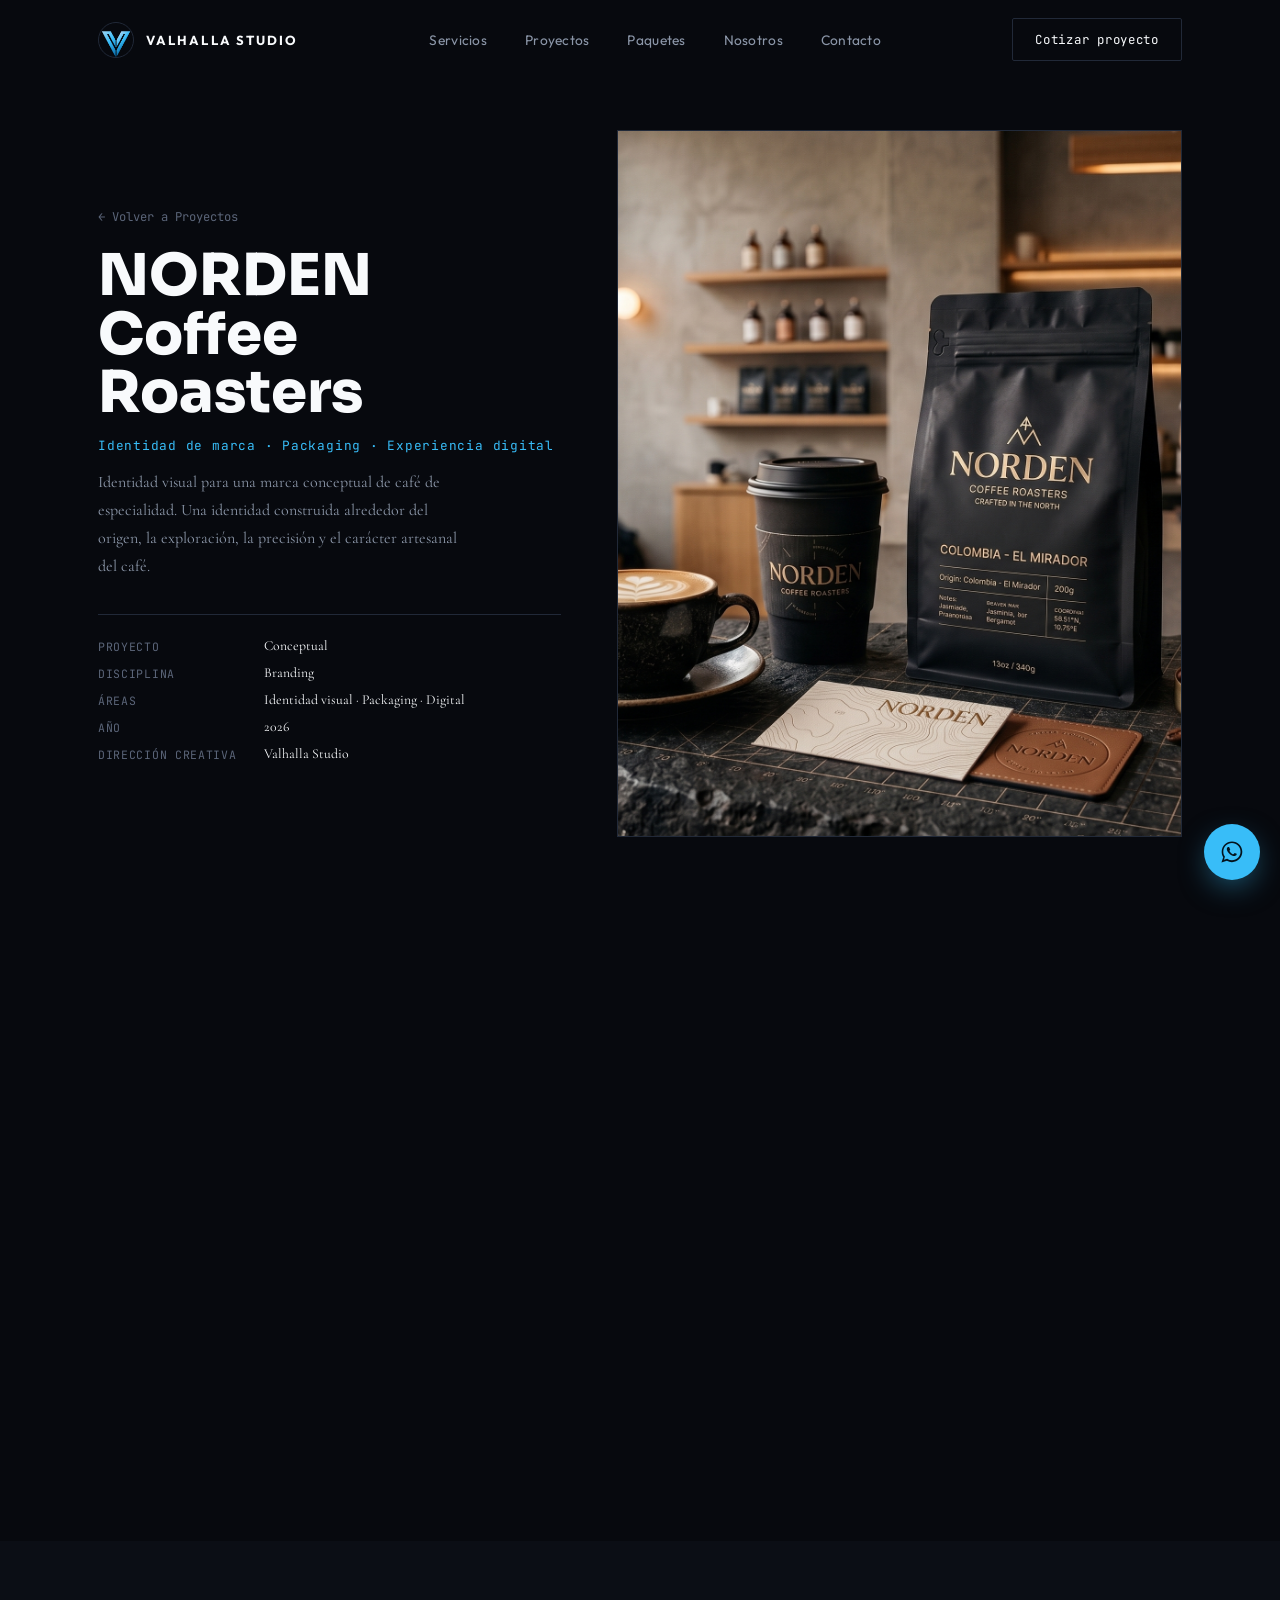
<file: norden.html>
<!DOCTYPE html>
<html lang="es-MX">
<head>
<meta charset="UTF-8">
<meta name="viewport" content="width=device-width, initial-scale=1.0">
<title>NORDEN Coffee Roasters — Proyecto conceptual | Valhalla Studio</title>
<meta name="description" content="Identidad visual conceptual para NORDEN Coffee Roasters: branding, packaging y experiencia digital para una marca de café de especialidad.">
<link rel="icon" type="image/jpeg" href="Imagenes/Isologo.png">
<link rel="canonical" href="https://correaabdiel8-a11y.github.io/valhalla-studio/norden.html">

<link rel="preconnect" href="https://fonts.googleapis.com">
<link rel="preconnect" href="https://fonts.gstatic.com" crossorigin>
<link href="https://fonts.googleapis.com/css2?family=Outfit:wght@300;400;500;600;700;800&family=JetBrains+Mono:wght@400;500&display=swap" rel="stylesheet">
<link href="https://fonts.googleapis.com/css2?family=Sora:wght@400;600;700;800&family=Cormorant+Garamond:wght@400;500;600&display=swap" rel="stylesheet">

<link rel="stylesheet" href="styles.css">
<style>
  /* Tipografía propia de la identidad NORDEN — solo dentro del contenido del caso de estudio.
     El menú y el footer de Valhalla Studio se mantienen en Outfit. */
  .case-hero-copy .case-wordmark,
  .case-cols h2,
  .case-type-specimen .big{
    font-family:'Sora', sans-serif;
  }
  .case-desc,
  .case-facts .v,
  .case-text p,
  .case-quote,
  .case-varieties div,
  .case-type-specimen .secondary-sample{
    font-family:'Cormorant Garamond', serif;
  }
  .case-text p{ font-size:1.05rem; }
  .case-quote{ font-weight:500; }
</style>
</head>
<body>

<div class="progress-bar" id="progressBar"></div>

<div class="frost-layer" aria-hidden="true">
  <span class="frost-dot" style="left:6%;  --s:2px; --op:0.35; --dur:26s; --delay:0s;   --drift:22px;"></span>
  <span class="frost-dot" style="left:16%; --s:3px; --op:0.5;  --dur:19s; --delay:-4s;  --drift:-18px;"></span>
  <span class="frost-dot" style="left:27%; --s:2px; --op:0.3;  --dur:31s; --delay:-11s; --drift:16px;"></span>
  <span class="frost-dot" style="left:39%; --s:4px; --op:0.4;  --dur:24s; --delay:-2s;  --drift:-26px;"></span>
  <span class="frost-dot" style="left:52%; --s:2px; --op:0.45; --dur:21s; --delay:-8s;  --drift:20px;"></span>
  <span class="frost-dot" style="left:64%; --s:3px; --op:0.3;  --dur:28s; --delay:-14s; --drift:-14px;"></span>
  <span class="frost-dot" style="left:74%; --s:2px; --op:0.4;  --dur:20s; --delay:-6s;  --drift:24px;"></span>
  <span class="frost-dot" style="left:85%; --s:3px; --op:0.35; --dur:25s; --delay:-17s; --drift:-20px;"></span>
  <span class="frost-dot" style="left:93%; --s:2px; --op:0.5;  --dur:23s; --delay:-9s;  --drift:18px;"></span>
  <span class="frost-dot" style="left:47%; --s:2px; --op:0.3;  --dur:33s; --delay:-20s; --drift:-30px;"></span>
</div>

<!-- ============ NAV ============ -->
<nav class="nav" id="nav">
  <div class="container">
    <a href="index.html" class="nav-brand">
      <img src="Imagenes/Isologo.png" alt="Logo Valhalla Studio">
      <span>VALHALLA STUDIO</span>
    </a>
    <div class="nav-links">
      <a href="index.html#servicios">Servicios</a>
      <a href="index.html#proyectos">Proyectos</a>
      <a href="index.html#paquetes">Paquetes</a>
      <a href="index.html#nosotros">Nosotros</a>
      <a href="index.html#contacto">Contacto</a>
    </div>
    <div class="nav-cta">
      <a href="https://wa.me/529621495348?text=Hola%2C%20quiero%20iniciar%20un%20proyecto" class="btn btn-outline nav-only" target="_blank" rel="noopener">Cotizar proyecto</a>
      <button class="nav-toggle" id="navToggle" aria-label="Abrir menú">
        <span></span><span></span><span></span>
      </button>
    </div>
  </div>
</nav>

<div class="mobile-panel" id="mobilePanel">
  <div class="container">
    <ul>
      <li><a href="index.html#servicios">Servicios</a></li>
      <li><a href="index.html#proyectos">Proyectos</a></li>
      <li><a href="index.html#paquetes">Paquetes</a></li>
      <li><a href="index.html#nosotros">Nosotros</a></li>
      <li><a href="index.html#contacto">Contacto</a></li>
    </ul>
  </div>
</div>

<!-- ============ 01. HERO ============ -->
<header class="case-hero">
  <div class="container">
    <div class="case-hero-grid">
      <div class="case-hero-copy reveal">
        <a href="index.html#proyectos" class="back-link">&larr; Volver a Proyectos</a>
        <div class="case-wordmark">NORDEN<br>Coffee Roasters</div>
        <div class="case-tagline">Identidad de marca · Packaging · Experiencia digital</div>
        <p class="case-desc">Identidad visual para una marca conceptual de café de especialidad. Una identidad construida alrededor del origen, la exploración, la precisión y el carácter artesanal del café.</p>
        <div class="case-facts">
          <div class="row"><span class="k">Proyecto</span><span class="v">Conceptual</span></div>
          <div class="row"><span class="k">Disciplina</span><span class="v">Branding</span></div>
          <div class="row"><span class="k">Áreas</span><span class="v">Identidad visual · Packaging · Digital</span></div>
          <div class="row"><span class="k">Año</span><span class="v">2026</span></div>
          <div class="row"><span class="k">Dirección creativa</span><span class="v">Valhalla Studio</span></div>
        </div>
      </div>
      <div class="case-hero-media reveal">
        <!-- REEMPLAZAR: Imagen 01 — Hero principal de NORDEN -->
        <img src="Imagenes/Imagen 01.jpeg" alt="NORDEN Coffee Roasters — imagen principal" loading="lazy">
      </div>
    </div>
  </div>
</header>

<!-- ============ 02. INTRODUCCIÓN ============ -->
<section class="case-section">
  <div class="container">
    <div class="case-cols reveal">
      <span class="case-label">01 / THE PROJECT</span>
      <div>
        <h2>Una nueva dirección para el café de especialidad</h2>
        <div class="case-text">
          <p>NORDEN Coffee Roasters nace como un proyecto conceptual desarrollado para explorar cómo una marca de café de especialidad puede construir una identidad contemporánea sin depender de los códigos visuales tradicionales de la categoría.</p>
          <p>El proyecto parte de una idea sencilla: cada café tiene un origen, y ese origen forma parte esencial de su identidad.</p>
          <p>A partir de esta premisa, NORDEN transforma conceptos como dirección, coordenadas, exploración y precisión en un sistema visual capaz de conectar el origen del café con una experiencia de marca moderna y sofisticada.</p>
        </div>
      </div>
    </div>
  </div>
</section>

<!-- ============ 03. CONCEPTO ============ -->
<section class="case-section alt">
  <div class="container">
    <div class="case-cols reveal">
      <span class="case-label">02 / CONCEPT</span>
      <div>
        <h2>El origen como punto de partida</h2>
        <div class="case-text case-text-narrow">
          <p>El concepto de NORDEN parte del origen.</p>
          <p>En el mundo del café de especialidad, conocer el lugar donde nace un café permite entender parte de su carácter, sus condiciones y su historia.</p>
          <p>La identidad convierte esa idea en un lenguaje visual basado en coordenadas, dirección y exploración.</p>
          <p>NORDEN funciona como una referencia. Un punto de orientación dentro de un mapa de orígenes, variedades y experiencias.</p>
        </div>
        <!-- Composición gráfica sencilla del lenguaje de NORDEN, construida en HTML/CSS -->
        <div class="case-graphic" aria-hidden="true">
          <svg viewBox="0 0 400 220" fill="none" xmlns="http://www.w3.org/2000/svg">
            <circle cx="200" cy="110" r="70" stroke="#38BDF8" stroke-width="1"/>
            <circle cx="200" cy="110" r="95" stroke="#38BDF8" stroke-width="0.6" opacity="0.5"/>
            <path d="M200 15V40M200 180V205M15 110H40M360 110H385" stroke="#F8FAFC" stroke-width="1"/>
            <path d="M200 60L212 110L200 160L188 110Z" fill="#38BDF8"/>
            <circle cx="200" cy="110" r="3" fill="#F8FAFC"/>
          </svg>
        </div>
      </div>
    </div>
    <p class="case-quote reveal">Cada café tiene un origen.<br>Cada origen tiene una coordenada.<br>Cada coordenada cuenta una historia.</p>
  </div>
</section>

<!-- ============ 04. IDENTIDAD VISUAL ============ -->
<section class="case-section">
  <div class="container">
    <div class="case-cols reveal">
      <span class="case-label">03 / VISUAL IDENTITY</span>
      <div>
        <h2>Un sistema construido con precisión</h2>
        <div class="case-text">
          <p>La identidad visual de NORDEN combina una estética minimalista con elementos inspirados en cartografía, coordenadas y sistemas geométricos.</p>
          <p>El objetivo fue crear una identidad sobria y reconocible, capaz de funcionar en diferentes soportes sin perder su esencia.</p>
          <p>La geometría aporta estructura. Las coordenadas representan origen. La tipografía aporta carácter. La fotografía conecta la marca con el mundo del café.</p>
        </div>
      </div>
    </div>
    <div class="case-media-full tall reveal">
      <!-- REEMPLAZAR: Imagen 05 — Sistema visual completo -->
      <img src="Imagenes/Imagen 05.jpeg" alt="Sistema visual completo de NORDEN" loading="lazy">
    </div>
  </div>
</section>

<!-- ============ 05. LOGOTIPO ============ -->
<section class="case-section alt">
  <div class="container">
    <div class="case-cols reveal">
      <span class="case-label">04 / LOGO</span>
      <div>
        <h2>Una marca de dirección</h2>
        <div class="case-text case-text-narrow">
          <p>El símbolo de NORDEN nace de una interpretación geométrica de la letra N.</p>
          <p>Su construcción busca representar dirección, orientación y movimiento mediante una forma simple y fácilmente reconocible.</p>
          <p>El resultado es un símbolo compacto y flexible, diseñado para funcionar desde aplicaciones de gran formato hasta pequeños elementos de packaging y comunicación digital.</p>
        </div>
      </div>
    </div>
    <div class="case-media-full reveal">
      <!-- REEMPLAZAR: Imagen 02 — Logo final -->
      <img src="Imagenes/Imagen 02.jpeg" alt="Logotipo final de NORDEN" loading="lazy">
    </div>
    <div class="case-indicators reveal">
      <span>Logotipo principal</span>
      <span>Isotipo</span>
      <span>Versión horizontal</span>
      <span>Monocromática</span>
    </div>
  </div>
</section>

<!-- ============ 06. DESARROLLO DEL LOGO ============ -->
<section class="case-section">
  <div class="container">
    <div class="case-cols reveal">
      <span class="case-label">05 / DEVELOPMENT</span>
      <div>
        <h2>De la exploración a la forma</h2>
        <div class="case-text">
          <p>El desarrollo comenzó con una exploración de diferentes interpretaciones de la letra N y conceptos relacionados con navegación, dirección, coordenadas y geometría.</p>
          <p>Las propuestas iniciales fueron refinándose hasta encontrar una estructura capaz de expresar el carácter de la marca con el mínimo número de elementos.</p>
          <p>La forma final fue posteriormente construida mediante una estructura geométrica controlada, buscando consistencia, equilibrio y legibilidad.</p>
        </div>
      </div>
    </div>
    <div class="case-media-pair">
      <div class="case-media-full reveal">
        <!-- REEMPLAZAR: Imagen 03 — Bocetos -->
        <img src="Imagenes/Imagen 03.jpeg" alt="Bocetos del proceso de desarrollo del logo" loading="lazy">
      </div>
      <div class="case-media-full reveal">
        <!-- REEMPLAZAR: Imagen 04 — Construcción geométrica -->
        <img src="Imagenes/Imagen 04.jpeg" alt="Construcción geométrica del logo" loading="lazy">
      </div>
    </div>
  </div>
</section>

<!-- ============ 07. COLOR Y TIPOGRAFÍA ============ -->
<section class="case-section alt">
  <div class="container">
    <div class="case-cols reveal">
      <span class="case-label">06 / VISUAL LANGUAGE</span>
      <div>
        <h2>Un lenguaje visual sobrio</h2>
        <div class="case-text">
          <p>El sistema cromático y tipográfico fue planteado para equilibrar sofisticación, legibilidad y reconocimiento.</p>
          <p>Los tonos oscuros aportan profundidad y carácter, mientras que los tonos claros generan contraste y permiten que la información respire.</p>
          <p>La combinación tipográfica establece una jerarquía clara entre comunicación editorial, información de producto y elementos funcionales.</p>
        </div>

        <!-- REEMPLAZAR: colores de muestra — sustituir por la paleta real y definitiva de NORDEN -->
        <div class="case-palette reveal">
          <h4>Paleta de color</h4>
          <div class="case-swatches">
            <div class="case-swatch"><div class="chip" style="background:#111315;"></div><div class="hex">#1C130C</div></div>
            <div class="case-swatch"><div class="chip" style="background:#F3F0E8;"></div><div class="hex">#4A3323</div></div>
            <div class="case-swatch"><div class="chip" style="background:#B7B3A8;"></div><div class="hex">#8A6A4C</div></div>
            <div class="case-swatch"><div class="chip" style="background:#243746;"></div><div class="hex">#D8CBB8</div></div>
            <div class="case-swatch"><div class="chip" style="background:#6B4935;"></div><div class="hex">#F4EFE6</div></div>
          </div>
        </div>

        <!-- REEMPLAZAR: tipografías de muestra — sustituir por las fuentes reales y definitivas de NORDEN -->
        <div class="case-type-specimen reveal">
          <h4>Tipografía principal</h4>
          <div class="big">NORDEN<br>COFFEE ROASTERS</div>
          <div class="nums">0123456789</div>
          <div class="secondary-label">
            <h4>Tipografía secundaria</h4>
            <p class="secondary-sample">Un lenguaje editorial pensado para acompañar la marca en etiquetas, empaques y comunicación digital.</p>
          </div>
        </div>
      </div>
    </div>
  </div>
</section>

<!-- ============ 08. SISTEMA GRÁFICO ============ -->
<section class="case-section">
  <div class="container">
    <div class="case-cols reveal">
      <span class="case-label">07 / GRAPHIC SYSTEM</span>
      <div>
        <h2>Una identidad que se convierte en sistema</h2>
        <div class="case-text case-text-narrow">
          <p>Las coordenadas, líneas, puntos y estructuras geométricas funcionan como elementos de conexión dentro de la identidad.</p>
          <p>Estos recursos permiten generar diferentes composiciones y aplicaciones manteniendo una relación visual constante entre ellas.</p>
          <p>El sistema no depende de un único diseño. Está construido para evolucionar.</p>
        </div>
        <div class="case-graphic" aria-hidden="true">
          <svg viewBox="0 0 400 220" fill="none" xmlns="http://www.w3.org/2000/svg">
            <path d="M20 190L120 60L200 140L280 40L380 170" stroke="#38BDF8" stroke-width="1"/>
            <circle cx="120" cy="60" r="3" fill="#38BDF8"/>
            <circle cx="200" cy="140" r="3" fill="#F8FAFC"/>
            <circle cx="280" cy="40" r="3" fill="#38BDF8"/>
            <path d="M20 190H380" stroke="#212938" stroke-width="1"/>
          </svg>
        </div>
      </div>
    </div>
  </div>
</section>

<!-- ============ 09. PACKAGING PRINCIPAL ============ -->
<section class="case-section alt">
  <div class="container">
    <div class="case-cols reveal">
      <span class="case-label">08 / PACKAGING</span>
      <div>
        <h2>El origen toma forma</h2>
        <div class="case-text">
          <p>El packaging convierte el sistema visual en una experiencia física.</p>
          <p>La estructura de cada bolsa combina información de origen, identificación del producto y elementos gráficos de la marca dentro de una composición limpia y ordenada.</p>
          <p>La información no compite con la identidad. Forma parte de ella.</p>
        </div>
      </div>
    </div>
    <div class="case-media-full huge reveal">
      <!-- REEMPLAZAR: Imagen 06 — Packaging principal -->
      <img src="Imagenes/Imagen 06.jpeg" alt="Packaging principal de NORDEN" loading="lazy">
    </div>
  </div>
</section>

<!-- ============ 10. COLECCIÓN DE CAFÉS ============ -->
<section class="case-section">
  <div class="container">
    <div class="case-cols reveal">
      <span class="case-label">09 / COLLECTION</span>
      <div>
        <h2>Un sistema para diferentes orígenes</h2>
        <div class="case-text">
          <p>La identidad fue diseñada para permitir que diferentes cafés puedan tener una personalidad propia sin romper la coherencia de la marca.</p>
          <p>Cada origen puede diferenciarse mediante información, códigos y detalles específicos mientras mantiene la misma arquitectura visual de NORDEN.</p>
        </div>
      </div>
    </div>
    <div class="case-media-full tall reveal">
      <!-- REEMPLAZAR: Imagen 07 — Colección de tres cafés -->
      <img src="Imagenes/Imagen 07.jpeg" alt="Colección de tres orígenes de café NORDEN" loading="lazy">
    </div>
    <div class="case-varieties reveal">
      <div>Origen 01 — Etiopía</div>
      <div>Origen 02 — Colombia</div>
      <div>Origen 03 — Sumatra</div>
    </div>
  </div>
</section>

<!-- ============ 11. APLICACIONES FÍSICAS ============ -->
<section class="case-section alt">
  <div class="container">
    <div class="case-cols reveal">
      <span class="case-label">10 / APPLICATIONS</span>
      <div>
        <h2>La identidad en cada punto de contacto</h2>
        <div class="case-text">
          <p>El sistema de marca se extiende más allá del packaging para construir una experiencia coherente en los diferentes elementos físicos de NORDEN.</p>
          <p>Vasos, tazas, tarjetas, stickers y otros materiales mantienen el mismo lenguaje visual, reforzando el reconocimiento de la marca en cada interacción.</p>
        </div>
      </div>
    </div>
    <div class="case-media-full huge reveal">
      <!-- REEMPLAZAR: Imagen 08 — Aplicaciones físicas -->
      <img src="Imagenes/Imagen 08.jpeg" alt="Aplicaciones físicas de la marca NORDEN" loading="lazy">
    </div>
  </div>
</section>

<!-- ============ 12. MENÚ ============ -->
<section class="case-section">
  <div class="container">
    <div class="case-cols reveal">
      <span class="case-label">11 / MENU</span>
      <div>
        <h2>Diseñado para comunicar</h2>
        <div class="case-text case-text-narrow">
          <p>La identidad también se aplica a la comunicación comercial, utilizando una jerarquía clara para organizar categorías, productos e información.</p>
          <p>El diseño mantiene el carácter editorial de NORDEN sin sacrificar funcionalidad y legibilidad.</p>
        </div>
      </div>
    </div>
    <div class="case-media-full tall reveal">
      <!-- REEMPLAZAR: Imagen 09 — Menú físico -->
      <img src="Imagenes/Imagen 09.jpeg" alt="Menú físico de NORDEN" loading="lazy">
    </div>
  </div>
</section>

<!-- ============ 13. MENÚ DIGITAL ============ -->
<section class="case-section alt">
  <div class="container">
    <div class="case-cols reveal">
      <span class="case-label">12 / DIGITAL MENU</span>
      <div>
        <h2>Del papel a la pantalla</h2>
        <div class="case-text case-text-narrow">
          <p>El sistema visual mantiene su consistencia al trasladarse a formatos digitales.</p>
          <p>La estructura tipográfica, los elementos gráficos y la jerarquía de información se adaptan al formato de pantalla para crear una experiencia clara y reconocible.</p>
        </div>
      </div>
    </div>
    <div class="case-media-full huge reveal">
      <!-- REEMPLAZAR: Imagen 10 — Menú digital -->
      <img src="Imagenes/Imagen 10.jpeg" alt="Menú digital de NORDEN en pantalla" loading="lazy">
    </div>
  </div>
</section>

<!-- ============ 14. ESPACIO FÍSICO ============ -->
<section class="case-section">
  <div class="container">
    <div class="case-cols reveal">
      <span class="case-label">13 / SPACE</span>
      <div>
        <h2>Una marca que ocupa un espacio</h2>
        <div class="case-text">
          <p>La identidad de NORDEN no termina en sus productos.</p>
          <p>El espacio físico se convierte en una extensión natural de la marca, utilizando arquitectura, materiales, iluminación y señalización para construir una experiencia coherente con su universo visual.</p>
        </div>
      </div>
    </div>
    <div class="case-media-full huge reveal">
      <!-- REEMPLAZAR: Imagen 13 — Fachada -->
      <img src="Imagenes/Imagen 13.jpeg" alt="Fachada del espacio NORDEN" loading="lazy">
    </div>
    <p class="case-quote reveal">La identidad deja de ser un elemento gráfico y se convierte en experiencia.</p>
    <div class="case-media-full huge reveal">
      <!-- REEMPLAZAR: Imagen 14 — Interior -->
      <img src="Imagenes/Imagen 14.jpeg" alt="Interior del espacio NORDEN" loading="lazy">
    </div>
  </div>
</section>

<!-- ============ 15. EXPERIENCIA DIGITAL ============ -->
<section class="case-section alt">
  <div class="container">
    <div class="case-cols reveal">
      <span class="case-label">14 / DIGITAL EXPERIENCE</span>
      <div>
        <h2>NORDEN también vive en pantalla</h2>
        <div class="case-text case-text-narrow">
          <p>La presencia digital extiende el sistema de identidad hacia una experiencia de navegación y comunicación coherente.</p>
          <p>El objetivo es mantener la personalidad de la marca en un entorno donde contenido, producto e interacción conviven en un mismo espacio.</p>
        </div>
      </div>
    </div>
    <div class="screen-frame reveal" style="margin-top:56px;">
      <div class="bezel corners">
        <!-- REEMPLAZAR: Imagen 12 — Página web -->
        <img src="Imagenes/Imagen 12.jpeg" alt="Página web de NORDEN" loading="lazy">
      </div>
      <div class="stand"></div>
      <div class="base"></div>
    </div>
  </div>
</section>

<!-- ============ 16. REDES SOCIALES ============ -->
<section class="case-section">
  <div class="container">
    <div class="case-cols reveal">
      <span class="case-label">15 / SOCIAL MEDIA</span>
      <div>
        <h2>Una presencia reconocible</h2>
        <div class="case-text case-text-narrow">
          <p>Las redes sociales utilizan el mismo sistema para construir una presencia consistente y reconocible.</p>
          <p>Fotografía, tipografía, composición y recursos gráficos trabajan juntos para crear contenido que mantiene la identidad de NORDEN incluso cuando cambia el formato o el mensaje.</p>
        </div>
      </div>
    </div>
    <div class="case-media-full tall reveal">
      <!-- REEMPLAZAR: Imagen 11 — Instagram -->
      <img src="Imagenes/Imagen 11.jpeg" alt="Instagram de NORDEN" loading="lazy">
    </div>
  </div>
</section>

<!-- ============ 17. VISIÓN COMPLETA ============ -->
<section class="case-section alt">
  <div class="container">
    <div class="case-cols reveal">
      <span class="case-label">16 / FINAL SYSTEM</span>
      <div>
        <h2>Un sistema, múltiples puntos de contacto</h2>
        <div class="case-text">
          <p>Desde el símbolo hasta el packaging, desde el espacio físico hasta la experiencia digital, NORDEN fue desarrollado como un sistema de identidad y no como una colección de piezas aisladas.</p>
          <p>Cada aplicación parte de los mismos principios para construir una experiencia coherente, reconocible y adaptable.</p>
        </div>
      </div>
    </div>
    <div class="case-media-full huge reveal">
      <!-- REEMPLAZAR: Imagen 15 — Presentación final completa -->
      <img src="Imagenes/Imagen 15.jpeg" alt="Presentación final completa del sistema NORDEN" loading="lazy">
    </div>
  </div>
</section>

<!-- ============ 18. RESULTADO ============ -->
<section class="case-section">
  <div class="container">
    <div class="case-cols reveal">
      <span class="case-label">17 / RESULT</span>
      <div>
        <h2>El resultado</h2>
        <div class="case-text">
          <p>NORDEN transforma los conceptos de origen, dirección y precisión en una identidad contemporánea para el mundo del café de especialidad.</p>
          <p>El resultado es una marca sobria, flexible y reconocible, capaz de trasladar una misma idea desde un símbolo hasta un espacio físico y una experiencia digital.</p>
          <p>Más que representar una categoría, la identidad busca construir un territorio propio alrededor del origen y la exploración.</p>
        </div>
      </div>
    </div>
  </div>
</section>

<!-- ============ 19. FICHA DEL PROYECTO ============ -->
<section class="case-section alt">
  <div class="container">
    <div class="case-cols reveal">
      <span class="case-label">18 / PROJECT SHEET</span>
      <div>
        <h2>NORDEN Coffee Roasters</h2>
        <div class="case-spec-sheet">
          <div class="case-spec-row"><span class="k">Tipo de proyecto</span><span class="v">Proyecto conceptual</span></div>
          <div class="case-spec-row"><span class="k">Disciplina</span><span class="v">Brand Identity</span></div>
          <div class="case-spec-row"><span class="k">Servicios desarrollados</span>
            <span class="v">
              <ul>
                <li>Concepto de marca</li>
                <li>Identidad visual</li>
                <li>Dirección de arte</li>
                <li>Packaging</li>
                <li>Aplicaciones físicas</li>
                <li>Experiencia digital</li>
                <li>Social Media</li>
              </ul>
            </span>
          </div>
          <div class="case-spec-row"><span class="k">Año</span><span class="v">2026</span></div>
          <div class="case-spec-row" style="border-bottom:none;"><span class="k">Estudio</span><span class="v">Valhalla Studio</span></div>
        </div>
      </div>
    </div>
  </div>
</section>

<!-- ============ 20. CTA FINAL ============ -->
<section class="page-cta">
  <div class="container">
    <h2>Construyamos algo memorable.</h2>
    <p>Una identidad no debería limitarse a verse bien. Debe tener una idea detrás, un sistema y una razón para existir.</p>
    <div class="hero-cta" style="justify-content:center; margin-top:32px;">
      <a href="https://wa.me/529621495348?text=Hola%2C%20quiero%20iniciar%20un%20proyecto" class="btn btn-solid" target="_blank" rel="noopener">Iniciar un proyecto</a>
      <a href="index.html#proyectos" class="btn btn-outline">Ver más proyectos</a>
    </div>
  </div>
</section>

<a href="https://wa.me/529621495348?text=Hola%2C%20quiero%20iniciar%20un%20proyecto" class="whatsapp-float" target="_blank" rel="noopener" aria-label="Escribir por WhatsApp">
  <svg viewBox="0 0 32 32" fill="currentColor"><path d="M16 3C9 3 3.3 8.7 3.3 15.7c0 2.5.7 4.8 1.9 6.8L3 29l6.7-2.1c1.9 1 4.1 1.6 6.3 1.6 7 0 12.7-5.7 12.7-12.7S23 3 16 3zm0 23.1c-2 0-3.9-.5-5.5-1.5l-.4-.2-4 1.2 1.2-3.9-.3-.4c-1.1-1.7-1.7-3.7-1.7-5.7 0-5.8 4.7-10.6 10.6-10.6 5.8 0 10.6 4.7 10.6 10.6S21.8 26.1 16 26.1zm5.8-7.9c-.3-.2-1.9-.9-2.1-1-.3-.1-.5-.2-.7.2-.2.3-.8 1-1 1.2-.2.2-.4.2-.7.1-.3-.2-1.4-.5-2.6-1.6-1-.9-1.6-2-1.8-2.3-.2-.3 0-.5.1-.6.1-.1.3-.4.4-.5.1-.2.2-.3.3-.5.1-.2 0-.4 0-.5-.1-.2-.7-1.7-1-2.3-.2-.6-.5-.5-.7-.5h-.6c-.2 0-.5.1-.8.4-.3.3-1 1-1 2.4s1.1 2.8 1.2 3c.1.2 2.1 3.3 5.1 4.5.7.3 1.3.5 1.7.6.7.2 1.4.2 1.9.1.6-.1 1.9-.8 2.1-1.5.3-.7.3-1.3.2-1.5-.1-.1-.3-.2-.6-.4z"/></svg>
</a>

<!-- ============ FOOTER ============ -->
<footer>
  <div class="container">
    <div class="foot-brand">
      <img src="Imagenes/Isologo.png" alt="Logo Valhalla Studio">
      <span>VALHALLA STUDIO</span>
    </div>
    <div class="social-links">
      <a href="https://www.instagram.com/valhallastudiooficial/" target="_blank" rel="noopener" aria-label="Instagram de Valhalla Studio">
        <svg viewBox="0 0 24 24" fill="none" stroke="currentColor" stroke-width="1.6"><rect x="3" y="3" width="18" height="18" rx="5"/><circle cx="12" cy="12" r="4"/><circle cx="17.2" cy="6.8" r="1" fill="currentColor" stroke="none"/></svg>
      </a>
      <a href="https://www.facebook.com/profile.php?id=61593451800443" target="_blank" rel="noopener" aria-label="Facebook de Valhalla Studio">
        <svg viewBox="0 0 24 24" fill="none" stroke="currentColor" stroke-width="1.6"><path d="M15 3h-2a4 4 0 0 0-4 4v3H6v4h3v7h4v-7h3l1-4h-4V7a1 1 0 0 1 1-1h3z"/></svg>
      </a>
    </div>
    <span class="meta">© 2026 Valhalla Studio. Todos los derechos reservados. · Ciudad de México</span>
  </div>
</footer>

<script src="script.js"></script>

</body>
</html>
</file>
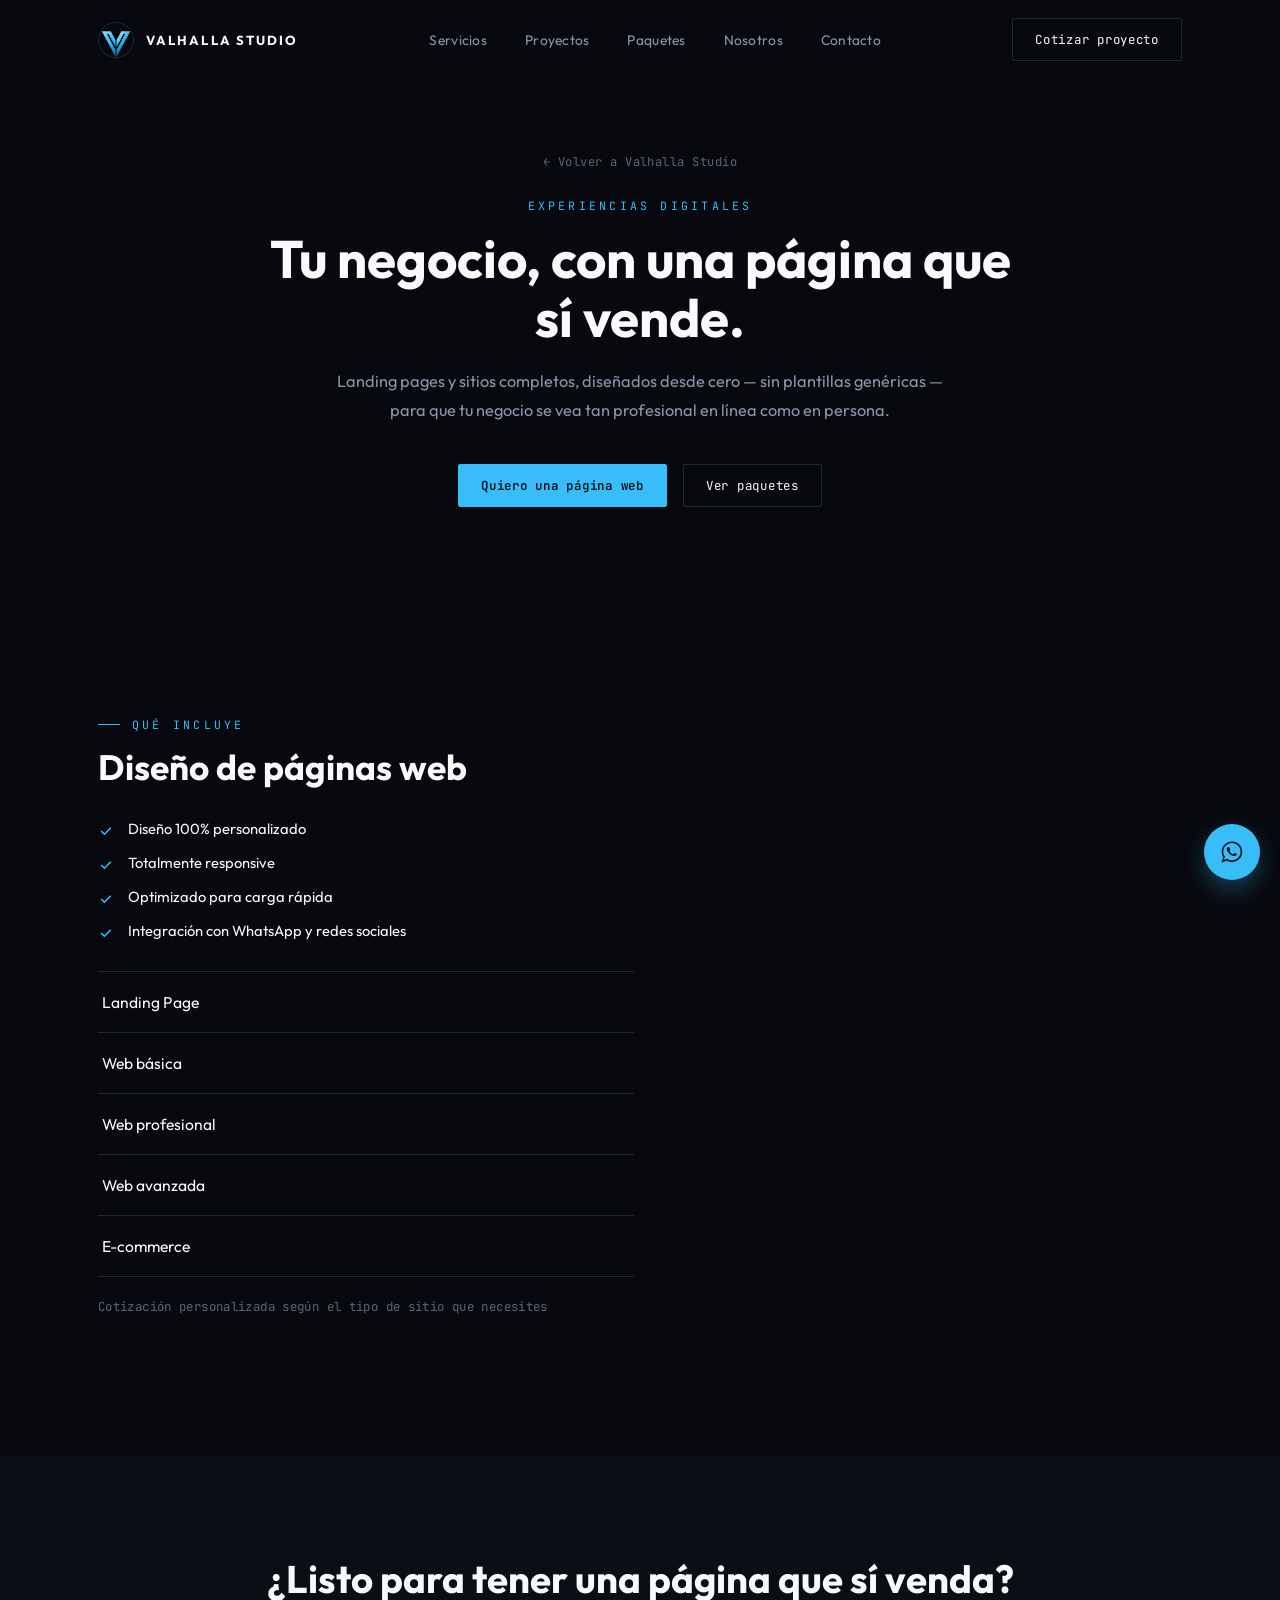
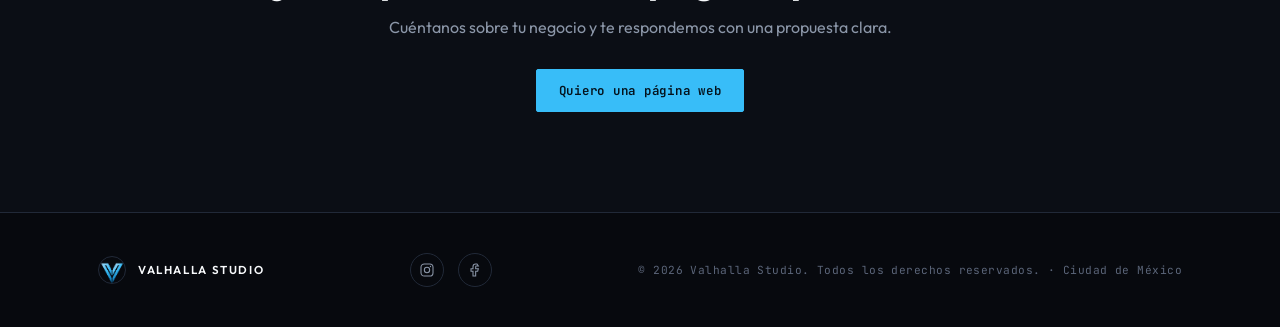
<file: paginas-web.html>
<!DOCTYPE html>
<html lang="es-MX">
<head>
<meta charset="UTF-8">
<meta name="viewport" content="width=device-width, initial-scale=1.0">
<title>Diseño de Páginas Web | Valhalla Studio</title>
<meta name="description" content="Landing pages y sitios web personalizados, responsive y conectados con WhatsApp para negocios en CDMX.">
<link rel="icon" type="image/jpeg" href="Imagenes/Isologo.png">
<link rel="canonical" href="https://correaabdiel8-a11y.github.io/valhalla-studio/paginas-web.html">

<link rel="preconnect" href="https://fonts.googleapis.com">
<link rel="preconnect" href="https://fonts.gstatic.com" crossorigin>
<link href="https://fonts.googleapis.com/css2?family=Outfit:wght@300;400;500;600;700;800&family=JetBrains+Mono:wght@400;500&display=swap" rel="stylesheet">

<link rel="stylesheet" href="styles.css">
</head>
<body>

<div class="progress-bar" id="progressBar"></div>

<div class="frost-layer" aria-hidden="true">
  <span class="frost-dot" style="left:6%;  --s:2px; --op:0.35; --dur:26s; --delay:0s;   --drift:22px;"></span>
  <span class="frost-dot" style="left:16%; --s:3px; --op:0.5;  --dur:19s; --delay:-4s;  --drift:-18px;"></span>
  <span class="frost-dot" style="left:27%; --s:2px; --op:0.3;  --dur:31s; --delay:-11s; --drift:16px;"></span>
  <span class="frost-dot" style="left:39%; --s:4px; --op:0.4;  --dur:24s; --delay:-2s;  --drift:-26px;"></span>
  <span class="frost-dot" style="left:52%; --s:2px; --op:0.45; --dur:21s; --delay:-8s;  --drift:20px;"></span>
  <span class="frost-dot" style="left:64%; --s:3px; --op:0.3;  --dur:28s; --delay:-14s; --drift:-14px;"></span>
  <span class="frost-dot" style="left:74%; --s:2px; --op:0.4;  --dur:20s; --delay:-6s;  --drift:24px;"></span>
  <span class="frost-dot" style="left:85%; --s:3px; --op:0.35; --dur:25s; --delay:-17s; --drift:-20px;"></span>
  <span class="frost-dot" style="left:93%; --s:2px; --op:0.5;  --dur:23s; --delay:-9s;  --drift:18px;"></span>
  <span class="frost-dot" style="left:47%; --s:2px; --op:0.3;  --dur:33s; --delay:-20s; --drift:-30px;"></span>
</div>

<!-- ============ NAV ============ -->
<nav class="nav" id="nav">
  <div class="container">
    <a href="index.html" class="nav-brand">
      <img src="Imagenes/Isologo.png" alt="Logo Valhalla Studio">
      <span>VALHALLA STUDIO</span>
    </a>
    <div class="nav-links">
      <a href="index.html#servicios">Servicios</a>
      <a href="index.html#proyectos">Proyectos</a>
      <a href="index.html#paquetes">Paquetes</a>
      <a href="index.html#nosotros">Nosotros</a>
      <a href="index.html#contacto">Contacto</a>
    </div>
    <div class="nav-cta">
      <a href="https://wa.me/529621495348?text=Hola%2C%20quiero%20una%20p%C3%A1gina%20web" class="btn btn-outline nav-only" target="_blank" rel="noopener">Cotizar proyecto</a>
      <button class="nav-toggle" id="navToggle" aria-label="Abrir menú">
        <span></span><span></span><span></span>
      </button>
    </div>
  </div>
</nav>

<div class="mobile-panel" id="mobilePanel">
  <div class="container">
    <ul>
      <li><a href="index.html#servicios">Servicios</a></li>
      <li><a href="index.html#proyectos">Proyectos</a></li>
      <li><a href="index.html#paquetes">Paquetes</a></li>
      <li><a href="index.html#nosotros">Nosotros</a></li>
      <li><a href="index.html#contacto">Contacto</a></li>
    </ul>
  </div>
</div>

<!-- ============ HERO DE LA PAGINA ============ -->
<header class="page-hero">
  <div class="container">
    <a href="index.html" class="back-link">&larr; Volver a Valhalla Studio</a>
    <div class="eyebrow">Experiencias Digitales</div>
    <h1>Tu negocio, con una página que sí vende.</h1>
    <p>Landing pages y sitios completos, diseñados desde cero — sin plantillas genéricas — para que tu negocio se vea tan profesional en línea como en persona.</p>
    <div class="hero-cta" style="justify-content:center;">
      <a href="https://wa.me/529621495348?text=Hola%2C%20quiero%20una%20p%C3%A1gina%20web" class="btn btn-solid" target="_blank" rel="noopener">Quiero una página web</a>
      <a href="index.html#paquetes" class="btn btn-outline">Ver paquetes</a>
    </div>
  </div>
</header>

<!-- ============ DETALLE ============ -->
<section class="menus" id="detalle">
  <div class="container">
    <div class="menus-grid">
      <div class="menus-copy reveal">
        <div class="eyebrow">Qué incluye</div>
        <h2 style="font-size:clamp(1.7rem,3vw,2.2rem); font-weight:700; margin-top:14px; line-height:1.2;">Diseño de páginas web</h2>
        <ul class="menus-list">
          <li><svg viewBox="0 0 20 20" fill="none" stroke="currentColor" stroke-width="2"><path d="M4 10L8 14L16 6"/></svg>Diseño 100% personalizado</li>
          <li><svg viewBox="0 0 20 20" fill="none" stroke="currentColor" stroke-width="2"><path d="M4 10L8 14L16 6"/></svg>Totalmente responsive</li>
          <li><svg viewBox="0 0 20 20" fill="none" stroke="currentColor" stroke-width="2"><path d="M4 10L8 14L16 6"/></svg>Optimizado para carga rápida</li>
          <li><svg viewBox="0 0 20 20" fill="none" stroke="currentColor" stroke-width="2"><path d="M4 10L8 14L16 6"/></svg>Integración con WhatsApp y redes sociales</li>
        </ul>
        <div class="menus-price-table" style="margin-top:30px; border-top:1px solid var(--border);">
          <div class="alacarte-row"><span class="name">Landing Page</span></div>
          <div class="alacarte-row"><span class="name">Web básica</span></div>
          <div class="alacarte-row"><span class="name">Web profesional</span></div>
          <div class="alacarte-row"><span class="name">Web avanzada</span></div>
          <div class="alacarte-row"><span class="name">E-commerce</span></div>
        </div>
        <div style="margin-top:18px;">
          <span class="quote-note">Cotización personalizada según el tipo de sitio que necesites</span>
        </div>
      </div>

      <div class="screen-frame reveal">
        <div class="bezel corners">
          <!-- REEMPLAZAR: captura de un sitio web que hayas hecho, 800x500px recomendado -->
          <img src="Imagenes/web.png" alt="Ejemplo de diseño de página web (imagen de muestra)" loading="lazy">
        </div>
        <div class="stand"></div>
        <div class="base"></div>
      </div>
    </div>
  </div>
</section>

<!-- ============ CTA FINAL ============ -->
<section class="page-cta">
  <div class="container">
    <h2>¿Listo para tener una página que sí venda?</h2>
    <p>Cuéntanos sobre tu negocio y te respondemos con una propuesta clara.</p>
    <div class="hero-cta" style="justify-content:center; margin-top:32px;">
      <a href="https://wa.me/529621495348?text=Hola%2C%20quiero%20una%20p%C3%A1gina%20web" class="btn btn-solid" target="_blank" rel="noopener">Quiero una página web</a>
    </div>
  </div>
</section>

<a href="https://wa.me/529621495348?text=Hola%2C%20quiero%20una%20p%C3%A1gina%20web" class="whatsapp-float" target="_blank" rel="noopener" aria-label="Escribir por WhatsApp">
  <svg viewBox="0 0 32 32" fill="currentColor"><path d="M16 3C9 3 3.3 8.7 3.3 15.7c0 2.5.7 4.8 1.9 6.8L3 29l6.7-2.1c1.9 1 4.1 1.6 6.3 1.6 7 0 12.7-5.7 12.7-12.7S23 3 16 3zm0 23.1c-2 0-3.9-.5-5.5-1.5l-.4-.2-4 1.2 1.2-3.9-.3-.4c-1.1-1.7-1.7-3.7-1.7-5.7 0-5.8 4.7-10.6 10.6-10.6 5.8 0 10.6 4.7 10.6 10.6S21.8 26.1 16 26.1zm5.8-7.9c-.3-.2-1.9-.9-2.1-1-.3-.1-.5-.2-.7.2-.2.3-.8 1-1 1.2-.2.2-.4.2-.7.1-.3-.2-1.4-.5-2.6-1.6-1-.9-1.6-2-1.8-2.3-.2-.3 0-.5.1-.6.1-.1.3-.4.4-.5.1-.2.2-.3.3-.5.1-.2 0-.4 0-.5-.1-.2-.7-1.7-1-2.3-.2-.6-.5-.5-.7-.5h-.6c-.2 0-.5.1-.8.4-.3.3-1 1-1 2.4s1.1 2.8 1.2 3c.1.2 2.1 3.3 5.1 4.5.7.3 1.3.5 1.7.6.7.2 1.4.2 1.9.1.6-.1 1.9-.8 2.1-1.5.3-.7.3-1.3.2-1.5-.1-.1-.3-.2-.6-.4z"/></svg>
</a>

<!-- ============ FOOTER ============ -->
<footer>
  <div class="container">
    <div class="foot-brand">
      <img src="Imagenes/Isologo.png" alt="Logo Valhalla Studio">
      <span>VALHALLA STUDIO</span>
    </div>
    <div class="social-links">
      <a href="https://www.instagram.com/valhallastudiooficial/" target="_blank" rel="noopener" aria-label="Instagram de Valhalla Studio">
        <svg viewBox="0 0 24 24" fill="none" stroke="currentColor" stroke-width="1.6"><rect x="3" y="3" width="18" height="18" rx="5"/><circle cx="12" cy="12" r="4"/><circle cx="17.2" cy="6.8" r="1" fill="currentColor" stroke="none"/></svg>
      </a>
      <a href="https://www.facebook.com/profile.php?id=61593451800443" target="_blank" rel="noopener" aria-label="Facebook de Valhalla Studio">
        <svg viewBox="0 0 24 24" fill="none" stroke="currentColor" stroke-width="1.6"><path d="M15 3h-2a4 4 0 0 0-4 4v3H6v4h3v7h4v-7h3l1-4h-4V7a1 1 0 0 1 1-1h3z"/></svg>
      </a>
    </div>
    <span class="meta">© 2026 Valhalla Studio. Todos los derechos reservados. · Ciudad de México</span>
  </div>
</footer>

<script src="script.js"></script>

</body>
</html>
</file>
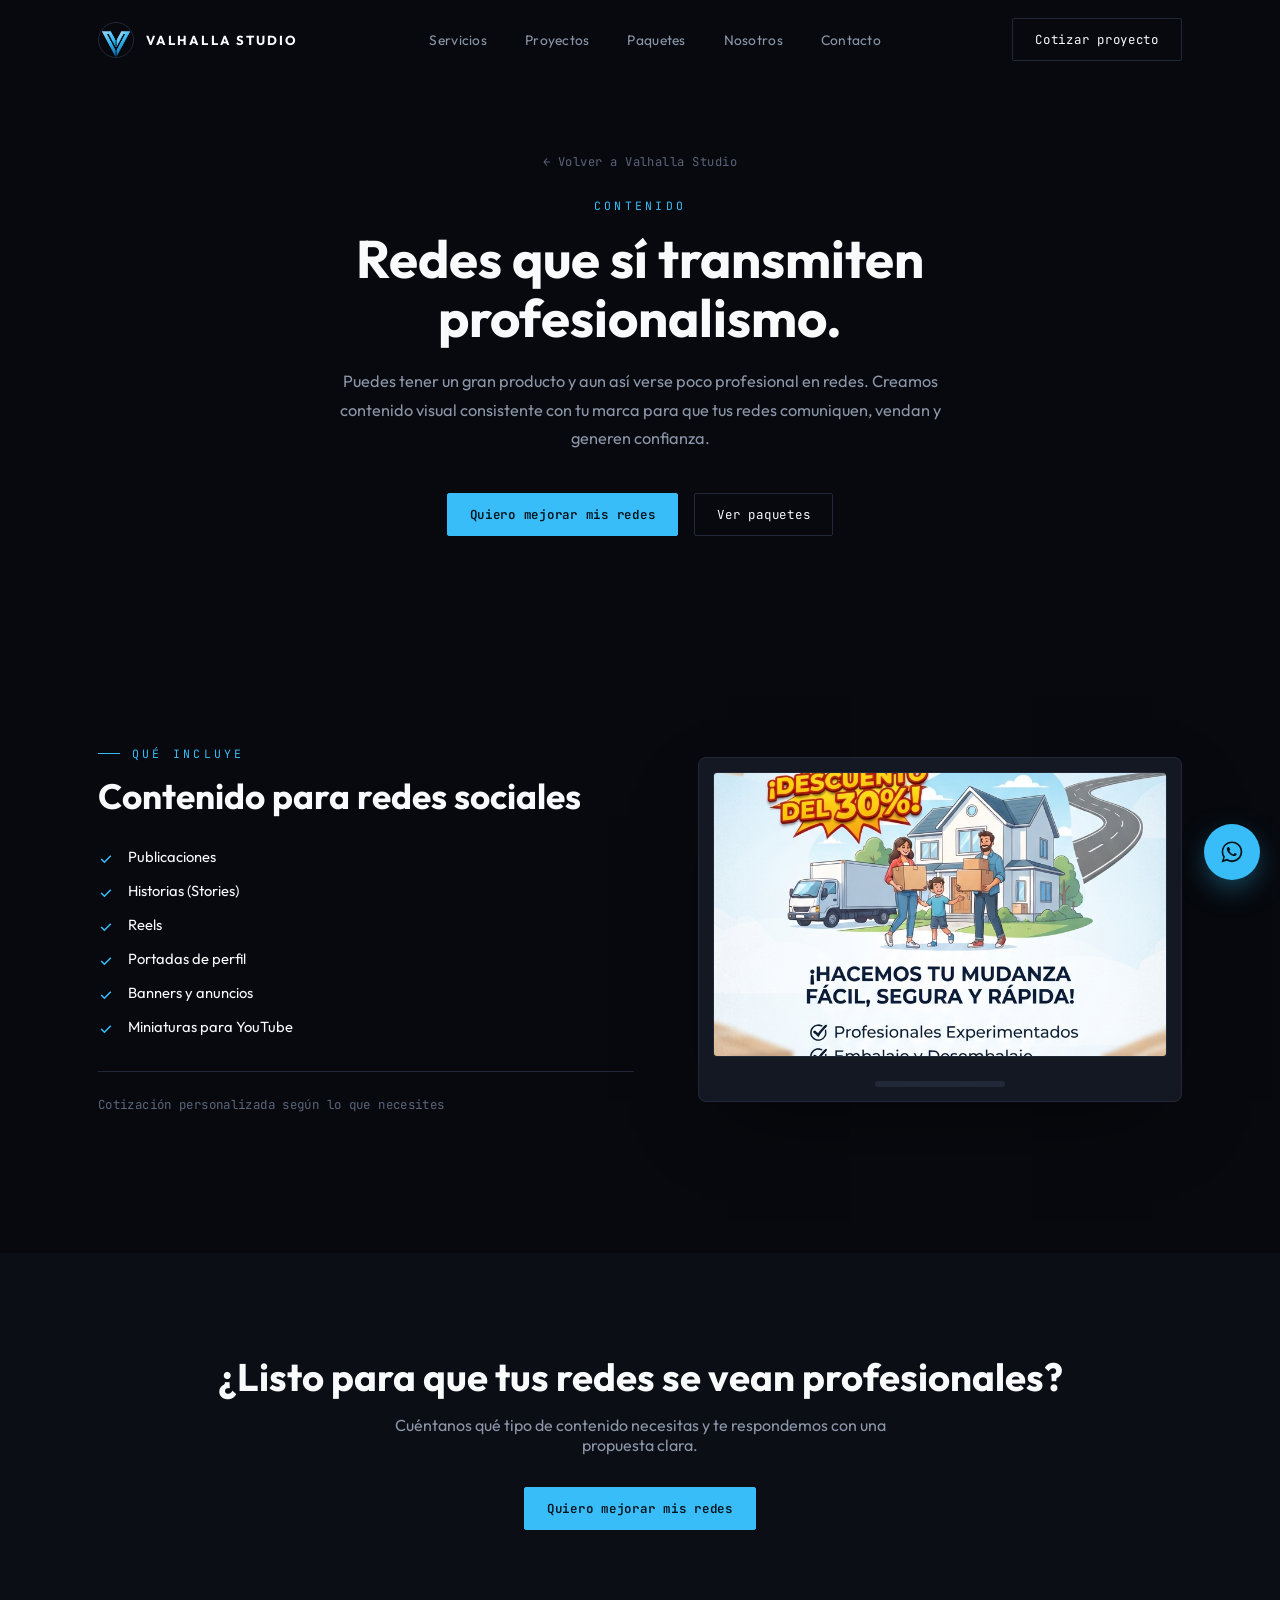
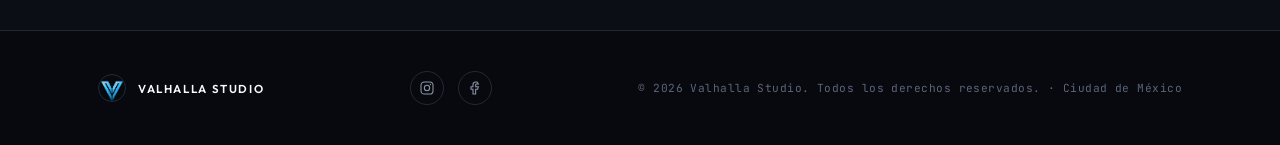
<file: redes-sociales.html>
<!DOCTYPE html>
<html lang="es-MX">
<head>
<meta charset="UTF-8">
<meta name="viewport" content="width=device-width, initial-scale=1.0">
<title>Diseño para Redes Sociales | Valhalla Studio</title>
<meta name="description" content="Contenido visual para Instagram, Facebook y TikTok que transmite profesionalismo y genera confianza.">
<link rel="icon" type="image/jpeg" href="Imagenes/Isologo.png">
<link rel="canonical" href="https://correaabdiel8-a11y.github.io/valhalla-studio/redes-sociales.html">

<link rel="preconnect" href="https://fonts.googleapis.com">
<link rel="preconnect" href="https://fonts.gstatic.com" crossorigin>
<link href="https://fonts.googleapis.com/css2?family=Outfit:wght@300;400;500;600;700;800&family=JetBrains+Mono:wght@400;500&display=swap" rel="stylesheet">

<link rel="stylesheet" href="styles.css">
</head>
<body>

<div class="progress-bar" id="progressBar"></div>

<div class="frost-layer" aria-hidden="true">
  <span class="frost-dot" style="left:6%;  --s:2px; --op:0.35; --dur:26s; --delay:0s;   --drift:22px;"></span>
  <span class="frost-dot" style="left:16%; --s:3px; --op:0.5;  --dur:19s; --delay:-4s;  --drift:-18px;"></span>
  <span class="frost-dot" style="left:27%; --s:2px; --op:0.3;  --dur:31s; --delay:-11s; --drift:16px;"></span>
  <span class="frost-dot" style="left:39%; --s:4px; --op:0.4;  --dur:24s; --delay:-2s;  --drift:-26px;"></span>
  <span class="frost-dot" style="left:52%; --s:2px; --op:0.45; --dur:21s; --delay:-8s;  --drift:20px;"></span>
  <span class="frost-dot" style="left:64%; --s:3px; --op:0.3;  --dur:28s; --delay:-14s; --drift:-14px;"></span>
  <span class="frost-dot" style="left:74%; --s:2px; --op:0.4;  --dur:20s; --delay:-6s;  --drift:24px;"></span>
  <span class="frost-dot" style="left:85%; --s:3px; --op:0.35; --dur:25s; --delay:-17s; --drift:-20px;"></span>
  <span class="frost-dot" style="left:93%; --s:2px; --op:0.5;  --dur:23s; --delay:-9s;  --drift:18px;"></span>
  <span class="frost-dot" style="left:47%; --s:2px; --op:0.3;  --dur:33s; --delay:-20s; --drift:-30px;"></span>
</div>

<!-- ============ NAV ============ -->
<nav class="nav" id="nav">
  <div class="container">
    <a href="index.html" class="nav-brand">
      <img src="Imagenes/Isologo.png" alt="Logo Valhalla Studio">
      <span>VALHALLA STUDIO</span>
    </a>
    <div class="nav-links">
      <a href="index.html#servicios">Servicios</a>
      <a href="index.html#proyectos">Proyectos</a>
      <a href="index.html#paquetes">Paquetes</a>
      <a href="index.html#nosotros">Nosotros</a>
      <a href="index.html#contacto">Contacto</a>
    </div>
    <div class="nav-cta">
      <a href="https://wa.me/529621495348?text=Hola%2C%20quiero%20mejorar%20mis%20redes" class="btn btn-outline nav-only" target="_blank" rel="noopener">Cotizar proyecto</a>
      <button class="nav-toggle" id="navToggle" aria-label="Abrir menú">
        <span></span><span></span><span></span>
      </button>
    </div>
  </div>
</nav>

<div class="mobile-panel" id="mobilePanel">
  <div class="container">
    <ul>
      <li><a href="index.html#servicios">Servicios</a></li>
      <li><a href="index.html#proyectos">Proyectos</a></li>
      <li><a href="index.html#paquetes">Paquetes</a></li>
      <li><a href="index.html#nosotros">Nosotros</a></li>
      <li><a href="index.html#contacto">Contacto</a></li>
    </ul>
  </div>
</div>

<!-- ============ HERO DE LA PAGINA ============ -->
<header class="page-hero">
  <div class="container">
    <a href="index.html" class="back-link">&larr; Volver a Valhalla Studio</a>
    <div class="eyebrow">Contenido</div>
    <h1>Redes que sí transmiten profesionalismo.</h1>
    <p>Puedes tener un gran producto y aun así verse poco profesional en redes. Creamos contenido visual consistente con tu marca para que tus redes comuniquen, vendan y generen confianza.</p>
    <div class="hero-cta" style="justify-content:center;">
      <a href="https://wa.me/529621495348?text=Hola%2C%20quiero%20mejorar%20mis%20redes" class="btn btn-solid" target="_blank" rel="noopener">Quiero mejorar mis redes</a>
      <a href="index.html#paquetes" class="btn btn-outline">Ver paquetes</a>
    </div>
  </div>
</header>

<!-- ============ DETALLE ============ -->
<section class="menus" id="detalle">
  <div class="container">
    <div class="menus-grid">
      <div class="menus-copy reveal">
        <div class="eyebrow">Qué incluye</div>
        <h2 style="font-size:clamp(1.7rem,3vw,2.2rem); font-weight:700; margin-top:14px; line-height:1.2;">Contenido para redes sociales</h2>
        <ul class="menus-list">
          <li><svg viewBox="0 0 20 20" fill="none" stroke="currentColor" stroke-width="2"><path d="M4 10L8 14L16 6"/></svg>Publicaciones</li>
          <li><svg viewBox="0 0 20 20" fill="none" stroke="currentColor" stroke-width="2"><path d="M4 10L8 14L16 6"/></svg>Historias (Stories)</li>
          <li><svg viewBox="0 0 20 20" fill="none" stroke="currentColor" stroke-width="2"><path d="M4 10L8 14L16 6"/></svg>Reels</li>
          <li><svg viewBox="0 0 20 20" fill="none" stroke="currentColor" stroke-width="2"><path d="M4 10L8 14L16 6"/></svg>Portadas de perfil</li>
          <li><svg viewBox="0 0 20 20" fill="none" stroke="currentColor" stroke-width="2"><path d="M4 10L8 14L16 6"/></svg>Banners y anuncios</li>
          <li><svg viewBox="0 0 20 20" fill="none" stroke="currentColor" stroke-width="2"><path d="M4 10L8 14L16 6"/></svg>Miniaturas para YouTube</li>
        </ul>
        <div class="menus-price">
          <span class="quote-note">Cotización personalizada según lo que necesites</span>
        </div>
      </div>

      <div class="screen-frame reveal">
        <div class="bezel corners">
          <img src="Imagenes/post de redes sociales.jpeg" alt="Ejemplo de diseño para redes sociales" loading="lazy">
        </div>
        <div class="stand"></div>
        <div class="base"></div>
      </div>
    </div>
  </div>
</section>

<!-- ============ CTA FINAL ============ -->
<section class="page-cta">
  <div class="container">
    <h2>¿Listo para que tus redes se vean profesionales?</h2>
    <p>Cuéntanos qué tipo de contenido necesitas y te respondemos con una propuesta clara.</p>
    <div class="hero-cta" style="justify-content:center; margin-top:32px;">
      <a href="https://wa.me/529621495348?text=Hola%2C%20quiero%20mejorar%20mis%20redes" class="btn btn-solid" target="_blank" rel="noopener">Quiero mejorar mis redes</a>
    </div>
  </div>
</section>

<a href="https://wa.me/529621495348?text=Hola%2C%20quiero%20mejorar%20mis%20redes" class="whatsapp-float" target="_blank" rel="noopener" aria-label="Escribir por WhatsApp">
  <svg viewBox="0 0 32 32" fill="currentColor"><path d="M16 3C9 3 3.3 8.7 3.3 15.7c0 2.5.7 4.8 1.9 6.8L3 29l6.7-2.1c1.9 1 4.1 1.6 6.3 1.6 7 0 12.7-5.7 12.7-12.7S23 3 16 3zm0 23.1c-2 0-3.9-.5-5.5-1.5l-.4-.2-4 1.2 1.2-3.9-.3-.4c-1.1-1.7-1.7-3.7-1.7-5.7 0-5.8 4.7-10.6 10.6-10.6 5.8 0 10.6 4.7 10.6 10.6S21.8 26.1 16 26.1zm5.8-7.9c-.3-.2-1.9-.9-2.1-1-.3-.1-.5-.2-.7.2-.2.3-.8 1-1 1.2-.2.2-.4.2-.7.1-.3-.2-1.4-.5-2.6-1.6-1-.9-1.6-2-1.8-2.3-.2-.3 0-.5.1-.6.1-.1.3-.4.4-.5.1-.2.2-.3.3-.5.1-.2 0-.4 0-.5-.1-.2-.7-1.7-1-2.3-.2-.6-.5-.5-.7-.5h-.6c-.2 0-.5.1-.8.4-.3.3-1 1-1 2.4s1.1 2.8 1.2 3c.1.2 2.1 3.3 5.1 4.5.7.3 1.3.5 1.7.6.7.2 1.4.2 1.9.1.6-.1 1.9-.8 2.1-1.5.3-.7.3-1.3.2-1.5-.1-.1-.3-.2-.6-.4z"/></svg>
</a>

<!-- ============ FOOTER ============ -->
<footer>
  <div class="container">
    <div class="foot-brand">
      <img src="Imagenes/Isologo.png" alt="Logo Valhalla Studio">
      <span>VALHALLA STUDIO</span>
    </div>
    <div class="social-links">
      <a href="https://www.instagram.com/valhallastudiooficial/" target="_blank" rel="noopener" aria-label="Instagram de Valhalla Studio">
        <svg viewBox="0 0 24 24" fill="none" stroke="currentColor" stroke-width="1.6"><rect x="3" y="3" width="18" height="18" rx="5"/><circle cx="12" cy="12" r="4"/><circle cx="17.2" cy="6.8" r="1" fill="currentColor" stroke="none"/></svg>
      </a>
      <a href="https://www.facebook.com/profile.php?id=61593451800443" target="_blank" rel="noopener" aria-label="Facebook de Valhalla Studio">
        <svg viewBox="0 0 24 24" fill="none" stroke="currentColor" stroke-width="1.6"><path d="M15 3h-2a4 4 0 0 0-4 4v3H6v4h3v7h4v-7h3l1-4h-4V7a1 1 0 0 1 1-1h3z"/></svg>
      </a>
    </div>
    <span class="meta">© 2026 Valhalla Studio. Todos los derechos reservados. · Ciudad de México</span>
  </div>
</footer>

<script src="script.js"></script>

</body>
</html>
</file>
<file: styles.css>
:root{
    --bg: #07090E;
    --bg-2: #0B0E15;
    --surface: #131822;
    --surface-soft: #171D29;
    --border: #212938;
    --accent: #38BDF8;
    --accent-dim: rgba(56,189,248,0.14);
    --accent-dimmer: rgba(56,189,248,0.06);
    --text: #F8FAFC;
    --text-muted: #8B96A8;
    --text-faint: #5B6579;
    --radius: 2px;
    --container: 1180px;
    --ease: cubic-bezier(.16,.8,.24,1);
  }

  *,*::before,*::after{ box-sizing:border-box; }
  html{ scroll-behavior:smooth; }
  @media (prefers-reduced-motion: reduce){
    html{ scroll-behavior:auto; }
    *,*::before,*::after{ animation-duration:0.01ms !important; animation-iteration-count:1 !important; transition-duration:0.01ms !important; scroll-behavior:auto !important; }
  }

  body{
    margin:0;
    background:var(--bg);
    color:var(--text);
    font-family:'Outfit', sans-serif;
    font-weight:400;
    -webkit-font-smoothing:antialiased;
    overflow-x:hidden;
  }

  img{ max-width:100%; display:block; }
  a{ color:inherit; text-decoration:none; }
  ul{ margin:0; padding:0; list-style:none; }
  section{ position:relative; }

  .container{
    max-width:var(--container);
    margin:0 auto;
    padding:0 clamp(20px,5vw,48px);
  }

  .eyebrow{
    font-family:'JetBrains Mono', monospace;
    font-size:0.72rem;
    letter-spacing:0.28em;
    text-transform:uppercase;
    color:var(--accent);
    display:flex;
    align-items:center;
    gap:12px;
  }
  .eyebrow::before{
    content:"";
    width:22px;
    height:1px;
    background:var(--accent);
    display:inline-block;
  }

  h1,h2,h3{ margin:0; font-family:'Outfit', sans-serif; }

  .section-head{
    max-width:660px;
    margin-bottom:72px;
  }
  .section-head h2{
    font-size:clamp(2.1rem, 4.2vw, 3.2rem);
    font-weight:700;
    letter-spacing:-0.015em;
    margin-top:16px;
    line-height:1.1;
  }
  .section-head p{
    color:var(--text-muted);
    font-size:1rem;
    line-height:1.7;
    margin-top:16px;
    max-width:56ch;
  }

  /* ---------- reveal on scroll ---------- */
  .reveal{ opacity:0; transform:translateY(22px); transition:opacity .8s var(--ease), transform .8s var(--ease); }
  .reveal.is-visible{ opacity:1; transform:translateY(0); }

  /* ---------- staggered children (grids) ---------- */
  .stagger > *{
    opacity:0; transform:translateY(26px);
    transition:opacity .7s var(--ease), transform .7s var(--ease);
    transition-delay:calc(var(--i, 0) * 70ms);
  }
  .stagger.is-visible > *{ opacity:1; transform:translateY(0); }

  /* ---------- scroll progress bar ---------- */
  .progress-bar{
    position:fixed; top:0; left:0; height:2px; width:0%;
    background:var(--accent); z-index:200;
    box-shadow:0 0 12px 0 var(--accent);
    transition:width .1s linear;
  }

  /* ---------- cursor glow (hero) ---------- */
  .cursor-glow{
    position:absolute; width:520px; height:520px; border-radius:50%;
    background:radial-gradient(circle, rgba(56,189,248,0.16), transparent 70%);
    pointer-events:none; z-index:1; mix-blend-mode:screen;
    transform:translate(-50%,-50%); opacity:0;
    transition:opacity .5s var(--ease);
    will-change:transform;
  }
  .hero:hover .cursor-glow{ opacity:1; }

  /* ---------- tilt cards ---------- */
  .tilt{
    transform:perspective(900px) rotateX(var(--ry,0deg)) rotateY(var(--rx,0deg)) translateZ(0);
    transition:transform .5s var(--ease), background .3s var(--ease);
    will-change:transform;
  }
  .tilt:hover{ transition:transform .1s linear, background .3s var(--ease); }

  /* ---------- hero entrance sequence ---------- */
  @keyframes riseIn{
    from{ opacity:0; transform:translateY(26px); }
    to{ opacity:1; transform:translateY(0); }
  }
  .hero-inner > *{ opacity:0; animation:riseIn .9s var(--ease) forwards; }
  .logo-slot{ animation-delay:.1s !important; }
  .wordmark{ animation-delay:.25s !important; }
  .rule-coords{ animation-delay:.42s !important; }
  .nordic-tag{ animation-delay:.54s !important; }
  .hero-headline{ animation-delay:.66s !important; }
  .hero-sub{ animation-delay:.78s !important; }
  .trust-bar{ animation-delay:.9s !important; }
  .hero-cta{ animation-delay:1.02s !important; }

  @media (prefers-reduced-motion: reduce){
    .hero-inner > *{ animation:none !important; opacity:1 !important; transform:none !important; }
    .cursor-glow{ display:none; }
    .tilt{ transform:none !important; }
  }

  /* ---------- topographic background ---------- */
  .contour-bg{
    position:absolute; inset:0; overflow:hidden; pointer-events:none; z-index:0;
  }
  .contour-bg svg{ position:absolute; width:140%; left:-20%; opacity:0.55; }
  .contour-bg .c1{ top:-8%; animation: driftA 50s linear infinite alternate; }
  .contour-bg .c2{ bottom:-14%; animation: driftB 60s linear infinite alternate; opacity:0.35; }
  @keyframes driftA{ from{ transform:translateY(0) translateX(0);} to{ transform:translateY(18px) translateX(-14px);} }
  @keyframes driftB{ from{ transform:translateY(0) translateX(0);} to{ transform:translateY(-14px) translateX(12px);} }

  /* ============ NAV ============ */
  .nav{
    position:fixed; top:0; left:0; right:0; z-index:100;
    padding:18px 0;
    transition:background .4s var(--ease), border-color .4s var(--ease), padding .4s var(--ease);
    border-bottom:1px solid transparent;
  }
  .nav.scrolled{
    background:rgba(7,9,14,0.82);
    backdrop-filter:blur(14px);
    -webkit-backdrop-filter:blur(14px);
    border-bottom-color:var(--border);
    padding:12px 0;
  }
  .nav .container{ display:flex; align-items:center; justify-content:space-between; }
  .nav-brand{ display:flex; align-items:center; gap:12px; }
  .nav-brand img{
    width:36px; height:36px; border-radius:50%;
    border:1px solid var(--border); object-fit:cover;
  }
  .nav-brand span{
    font-weight:700; letter-spacing:0.16em; font-size:0.82rem;
  }
  .nav-links{ display:flex; align-items:center; gap:38px; }
  .nav-links a{
    font-size:0.86rem; color:var(--text-muted); letter-spacing:0.02em;
    position:relative; padding:4px 0; transition:color .25s var(--ease);
  }
  .nav-links a:hover{ color:var(--text); }
  .nav-links a::after{
    content:""; position:absolute; left:0; right:100%; bottom:0; height:1px;
    background:var(--accent); transition:right .3s var(--ease);
  }
  .nav-links a:hover::after{ right:0; }

  .btn{
    font-family:'JetBrains Mono', monospace;
    font-size:0.78rem;
    letter-spacing:0.06em;
    padding:12px 22px;
    border-radius:var(--radius);
    display:inline-flex;
    align-items:center;
    gap:10px;
    cursor:pointer;
    transition:transform .25s var(--ease), background .25s var(--ease), border-color .25s var(--ease), box-shadow .25s var(--ease);
    white-space:nowrap;
  }
  .btn-solid{
    background:var(--accent); color:#04121C; border:1px solid var(--accent); font-weight:600;
  }
  .btn-solid:hover{ transform:translateY(-2px); box-shadow:0 10px 30px -8px var(--accent-dim); }
  .btn-outline{
    background:transparent; color:var(--text); border:1px solid var(--border);
  }
  .btn-outline:hover{ border-color:var(--accent); color:var(--accent); transform:translateY(-2px); }

  .nav-cta{ display:flex; align-items:center; gap:18px; }
  .nav-toggle{ display:none; background:none; border:1px solid var(--border); width:40px; height:40px; border-radius:var(--radius); color:var(--text); cursor:pointer; }
  .nav-toggle span{ display:block; width:16px; height:1px; background:var(--text); margin:4px auto; transition:.3s; }

  .mobile-panel{
    display:none;
    position:fixed; inset:0 0 auto 0; top:64px; z-index:99;
    background:rgba(7,9,14,0.98); backdrop-filter:blur(10px);
    border-bottom:1px solid var(--border);
    padding:24px 0 32px;
    transform:translateY(-12px); opacity:0; pointer-events:none;
    transition:transform .3s var(--ease), opacity .3s var(--ease);
  }
  .mobile-panel.open{ transform:translateY(0); opacity:1; pointer-events:auto; }
  .mobile-panel ul{ display:flex; flex-direction:column; gap:4px; }
  .mobile-panel a{ display:block; padding:14px 0; border-bottom:1px solid var(--border); color:var(--text-muted); font-size:0.95rem; }

  @media (max-width:860px){
    .nav-links{ display:none; }
    .nav-toggle{ display:block; }
    .mobile-panel{ display:block; }
    .btn-outline.nav-only{ display:none; }
  }

  /* ============ HERO ============ */
  .hero{
    min-height:100vh;
    display:flex; flex-direction:column; align-items:center; justify-content:center;
    text-align:center;
    padding:140px 20px 100px;
    position:relative; overflow:hidden;
    background:
      radial-gradient(ellipse 60% 50% at 50% 18%, var(--accent-dimmer), transparent 60%),
      var(--bg);
  }
  .hero-inner{ position:relative; z-index:2; display:flex; flex-direction:column; align-items:center; }

  .logo-slot{
    width:92px; height:92px; border-radius:50%;
    border:1px solid var(--border);
    overflow:hidden;
    margin-bottom:34px;
    box-shadow:0 0 0 1px var(--bg), 0 0 40px -6px var(--accent-dim);
  }
  .logo-slot img{ width:100%; height:100%; object-fit:cover; }

  .wordmark{ display:flex; flex-direction:column; align-items:center; }
  .wordmark .line-main{
    font-weight:800;
    font-size:clamp(2.6rem, 9.5vw, 6.6rem);
    letter-spacing:0.15em;
    line-height:0.86;
    margin-right:-0.15em; /* cancela el espacio que letter-spacing deja tras la última letra, para centrar el texto visible y no la caja */
  }
  .wordmark .line-sub{
    font-weight:300;
    font-size:clamp(1rem, 3vw, 1.9rem);
    line-height:1;
    margin-top:10px;
    color:var(--text-muted);
  }

  .rule-coords{
    display:flex; align-items:center; gap:16px;
    margin-top:38px;
    font-family:'JetBrains Mono', monospace;
    font-size:0.72rem;
    letter-spacing:0.14em;
    color:var(--text-faint);
  }
  .rule-coords .tick{ width:34px; height:1px; background:var(--border); position:relative; }
  .rule-coords .tick::before{ content:""; position:absolute; left:0; top:-3px; width:1px; height:7px; background:var(--text-faint); }
  .rule-coords .tick::after{ content:""; position:absolute; right:0; top:-3px; width:1px; height:7px; background:var(--text-faint); }

  .nordic-tag{
    margin-top:26px;
    font-family:'JetBrains Mono', monospace;
    font-size:0.72rem;
    letter-spacing:0.08em;
    color:var(--text-faint);
  }
  .nordic-tag em{ color:var(--accent); font-style:normal; }

  .hero-headline{
    margin-top:26px;
    font-size:clamp(2rem, 5vw, 3.6rem);
    font-weight:700;
    line-height:1.1;
    max-width:19ch;
    letter-spacing:-0.02em;
  }

  .hero-sub{
    margin-top:22px; color:var(--text-muted); max-width:48ch; line-height:1.75; font-size:1.05rem;
  }

  .trust-bar{
    margin-top:28px;
    display:flex; flex-wrap:wrap; justify-content:center; gap:8px;
    font-family:'JetBrains Mono', monospace;
    font-size:0.7rem; letter-spacing:0.04em;
    color:var(--text-faint);
  }
  .trust-bar .dot{ color:var(--accent); }

  .hero-cta{ margin-top:40px; display:flex; gap:16px; flex-wrap:wrap; justify-content:center; }
  @media (max-width:400px){
    .hero-cta{ flex-direction:column; width:100%; }
    .hero-cta .btn{ width:100%; justify-content:center; }
  }

  /* ============ SERVICIOS ============ */
  .services{ padding:160px 0 120px; background:var(--bg-2); }
  .services-grid{
    display:grid; grid-template-columns:repeat(3,1fr); gap:1px;
    background:var(--border); border:1px solid var(--border);
  }
  @media (max-width:900px){ .services-grid{ grid-template-columns:repeat(2,1fr); } }
  @media (max-width:600px){ .services-grid{ grid-template-columns:1fr; } }

  .category-grid{ grid-template-columns:repeat(2,1fr) !important; }
  @media (max-width:760px){ .category-grid{ grid-template-columns:1fr !important; } }

  .category-card{ padding:42px 38px; gap:14px; }
  .category-card .cat-index{
    font-family:'JetBrains Mono', monospace; font-size:0.7rem; letter-spacing:0.1em;
    color:var(--accent); text-transform:uppercase;
  }
  .category-card h3{ font-size:1.3rem; font-weight:700; line-height:1.25; margin-top:2px; }
  .category-card > p{ color:var(--text-muted); font-size:0.92rem; line-height:1.7; }
  .cat-includes{ display:flex; flex-wrap:wrap; gap:7px 16px; margin-top:2px; }
  .cat-includes li{ font-size:0.78rem; color:var(--text-faint); position:relative; padding-left:13px; }
  .cat-includes li::before{ content:""; position:absolute; left:0; top:8px; width:6px; height:1px; background:var(--accent); }
  .cat-footer{
    margin-top:12px; padding-top:22px; border-top:1px solid var(--border);
    display:flex; align-items:center; justify-content:space-between; gap:16px; flex-wrap:wrap;
  }
  .cat-footer .price-block{ display:flex; flex-direction:column; }
  .cat-footer .label{ font-size:0.68rem; letter-spacing:0.1em; color:var(--text-faint); text-transform:uppercase; }
  .cat-footer .price{ font-family:'JetBrains Mono', monospace; color:var(--accent); font-size:1.05rem; }

  .service-card{
    background:var(--surface);
    padding:38px 30px;
    display:flex; flex-direction:column; gap:18px;
    transition:background .3s var(--ease);
  }
  .service-card:hover{ background:var(--surface-soft); }
  .service-card.tilt{ transition:transform .5s var(--ease), background .3s var(--ease); }
  .service-card.tilt:hover{ transition:transform .1s linear, background .3s var(--ease); }
  .service-icon{ width:38px; height:38px; color:var(--accent); }
  .service-card h3{ font-size:1.12rem; font-weight:600; }
  .service-card p{ color:var(--text-muted); font-size:0.9rem; line-height:1.65; flex-grow:1; }
  .service-meta{
    display:flex; justify-content:space-between; align-items:baseline;
    border-top:1px solid var(--border); padding-top:16px; margin-top:4px;
  }
  .service-meta .label{ font-size:0.72rem; letter-spacing:0.08em; color:var(--text-faint); text-transform:uppercase; }
  .service-meta .price{ font-family:'JetBrains Mono', monospace; color:var(--accent); font-size:0.95rem; }

  /* ============ MENUS DESTACADO ============ */
  .menus{ padding:140px 0; background:var(--bg); }
  .menus-grid{
    display:grid; grid-template-columns:1.05fr 0.95fr; gap:64px; align-items:center;
  }
  @media (max-width:900px){ .menus-grid{ grid-template-columns:1fr; gap:48px; } }

  .menus-copy p{ color:var(--text-muted); line-height:1.75; margin-top:18px; max-width:52ch; }
  .menus-list{ margin-top:30px; display:flex; flex-direction:column; gap:14px; }
  .menus-list li{
    display:flex; gap:14px; align-items:flex-start; font-size:0.92rem; color:var(--text);
  }
  .menus-list svg{ flex-shrink:0; width:16px; height:16px; margin-top:4px; color:var(--accent); }
  .menus-price{
    margin-top:34px; padding-top:24px; border-top:1px solid var(--border);
    display:flex; align-items:baseline; gap:12px;
  }
  .menus-price .from{ font-size:0.72rem; letter-spacing:0.1em; color:var(--text-faint); text-transform:uppercase; }
  .menus-price .amount{ font-family:'JetBrains Mono', monospace; font-size:1.5rem; color:var(--accent); }

  .screen-frame{
    background:var(--surface);
    border:1px solid var(--border);
    border-radius:8px;
    padding:14px;
    box-shadow:0 30px 80px -30px rgba(0,0,0,0.6);
  }
  .screen-frame .bezel{
    border-radius:4px; overflow:hidden; position:relative;
    aspect-ratio:16/10; border:1px solid var(--border);
  }
  .screen-frame .bezel img,
  .screen-frame .bezel video{ width:100%; height:100%; object-fit:cover; }
  .screen-frame .stand{ width:60px; height:14px; background:var(--surface); margin:10px auto 0; border-radius:0 0 4px 4px; }
  .screen-frame .base{ width:130px; height:6px; background:var(--border); margin:0 auto; border-radius:4px; }

  /* ============ PAQUETES ============ */
  .packages{ padding:160px 0 120px; background:var(--bg-2); }
  .packages-grid{ display:grid; grid-template-columns:repeat(3,1fr); gap:24px; }
  @media (max-width:900px){ .packages-grid{ grid-template-columns:1fr; max-width:440px; margin:0 auto; } }

  .package-card{
    background:var(--surface);
    border:1px solid var(--border);
    padding:36px 30px;
    display:flex; flex-direction:column;
    position:relative;
  }
  .package-card.featured{
    border-color:var(--accent);
    box-shadow:0 0 0 1px var(--accent), 0 20px 60px -24px var(--accent-dim);
  }
  .badge{
    position:absolute; top:-13px; left:30px;
    background:var(--accent); color:#04121C;
    font-family:'JetBrains Mono', monospace; font-size:0.65rem; letter-spacing:0.08em;
    padding:5px 10px; border-radius:2px; font-weight:600;
  }
  .package-card .tier{ font-size:0.72rem; letter-spacing:0.16em; color:var(--text-faint); text-transform:uppercase; }
  .package-card h3{ font-size:1.4rem; margin-top:10px; font-weight:700; }
  .package-card .price-row{ margin-top:18px; display:flex; align-items:baseline; gap:6px; }
  .package-card .price-row .amount{ font-family:'JetBrains Mono', monospace; font-size:2rem; color:var(--text); }
  .package-card .price-row .period{ color:var(--text-faint); font-size:0.82rem; }
  .package-card .desc{ color:var(--text-muted); font-size:0.88rem; margin-top:14px; line-height:1.6; }
  .package-card ul{ margin-top:26px; display:flex; flex-direction:column; gap:12px; flex-grow:1; }
  .package-card li{ display:flex; gap:10px; font-size:0.87rem; color:var(--text); align-items:flex-start; }
  .package-card li svg{ width:14px; height:14px; margin-top:3px; color:var(--accent); flex-shrink:0; }
  .package-card .btn{ margin-top:30px; justify-content:center; width:100%; }

  /* ============ TABLA A LA MEDIDA ============ */
  .alacarte{ padding:110px 0; background:var(--bg); }
  .alacarte-table{ margin-top:10px; border-top:1px solid var(--border); }
  .alacarte-row{
    display:flex; justify-content:space-between; align-items:baseline;
    padding:20px 4px; border-bottom:1px solid var(--border);
    gap:20px;
  }
  .alacarte-row .name{ font-size:0.98rem; }
  .alacarte-row .cat{ display:block; font-size:0.7rem; letter-spacing:0.1em; color:var(--text-faint); text-transform:uppercase; margin-bottom:4px; }
  .alacarte-row .price{ font-family:'JetBrains Mono', monospace; color:var(--accent); font-size:0.95rem; white-space:nowrap; }

  /* ============ TRABAJOS / MUESTRA ============ */
  .gallery{ padding:160px 0 120px; background:var(--bg-2); }
  .gallery-grid{ display:grid; grid-template-columns:repeat(3,1fr); gap:20px; }
  @media (max-width:900px){ .gallery-grid{ grid-template-columns:repeat(2,1fr); } }
  @media (max-width:560px){ .gallery-grid{ grid-template-columns:1fr; } }
  .gallery-item{ position:relative; overflow:hidden; border:1px solid var(--border); aspect-ratio:4/5; }
  .gallery-item img,
  .gallery-item video{ width:100%; height:100%; object-fit:cover; transition:transform .6s var(--ease); }
  .gallery-item:hover img,
  .gallery-item:hover video{ transform:scale(1.06); }
  .gallery-item .tag{
    position:absolute; left:14px; bottom:14px;
    font-family:'JetBrains Mono', monospace; font-size:0.68rem; letter-spacing:0.08em;
    background:rgba(7,9,14,0.75); backdrop-filter:blur(6px);
    padding:7px 11px; border:1px solid var(--border); color:var(--text);
  }
  .projects-grid{ display:grid; grid-template-columns:repeat(3,1fr); gap:20px; }
  @media (max-width:900px){ .projects-grid{ grid-template-columns:repeat(2,1fr); } }
  @media (max-width:560px){ .projects-grid{ grid-template-columns:1fr; } }

  .project-tile{
    position:relative; display:block; aspect-ratio:3/4;
    overflow:hidden; border:1px solid var(--border);
    text-decoration:none; color:inherit; background:var(--surface);
  }
  .project-tile img{
    width:100%; height:100%; object-fit:cover;
    transition:transform 1.1s cubic-bezier(.16,.8,.2,1), filter .5s var(--ease);
  }
  .project-tile:hover img{ transform:scale(1.14); }
  .project-tile::after{
    content:""; position:absolute; inset:0; pointer-events:none;
    background:linear-gradient(to top, rgba(7,9,14,0.94) 0%, rgba(7,9,14,0.45) 42%, transparent 72%);
    transition:background .5s var(--ease);
  }
  .project-tile:hover::after{
    background:linear-gradient(to top, rgba(7,9,14,0.97) 0%, rgba(7,9,14,0.55) 48%, transparent 78%);
  }
  .project-tile-info{
    position:absolute; left:0; right:0; bottom:0; padding:24px; z-index:2;
    transition:transform .6s cubic-bezier(.16,.8,.2,1);
  }
  .project-tile:hover .project-tile-info{ transform:translateY(-6px); }
  .project-index{
    font-family:'JetBrains Mono', monospace; font-size:0.72rem;
    color:var(--accent); letter-spacing:0.1em;
    display:block; opacity:0.85; transition:opacity .4s var(--ease);
  }
  .project-tile:hover .project-index{ opacity:1; }
  .project-cat{
    display:block; margin-top:6px;
    font-family:'JetBrains Mono', monospace; font-size:0.66rem;
    letter-spacing:0.1em; text-transform:uppercase; color:var(--text-muted);
    transition:letter-spacing .5s var(--ease);
  }
  .project-tile:hover .project-cat{ letter-spacing:0.16em; }
  .project-name{
    margin-top:12px; font-size:1.5rem; font-weight:700;
    line-height:1.06; letter-spacing:0.005em;
    transition:font-size .5s cubic-bezier(.16,.8,.2,1);
  }
  .project-tile:hover .project-name{ font-size:1.62rem; }
  .project-cta{
    display:inline-flex; align-items:center; gap:6px; margin-top:16px;
    font-family:'JetBrains Mono', monospace; font-size:0.74rem; color:var(--accent);
    opacity:0; transform:translateY(10px);
    transition:opacity .5s var(--ease), transform .5s cubic-bezier(.16,.8,.2,1);
  }
  .project-tile:hover .project-cta{ opacity:1; transform:translateY(0); }

  .project-tile.is-soon{ cursor:default; }
  .project-tile.is-soon img{ filter:grayscale(0.5); opacity:0.65; }
  .project-tile.is-soon .project-cat{ color:var(--text-faint); }
  .project-tile.is-soon:hover img{ transform:none; }
  .project-tile.is-soon:hover .project-tile-info{ transform:none; }
  .project-tile.is-soon:hover .project-name{ font-size:1.5rem; }

  /* ============ ANTES / DESPUES ============ */
  .beforeafter{ padding:110px 0; background:var(--bg); }
  .ba-grid{
    display:grid; grid-template-columns:1fr auto 1fr; gap:32px; align-items:stretch; margin-top:10px;
  }
  @media (max-width:760px){ .ba-grid{ grid-template-columns:1fr; } }
  .ba-card{ border:1px solid var(--border); padding:36px 32px; }
  .ba-before{ background:var(--bg-2); opacity:0.75; }
  .ba-after{ background:var(--surface); border-color:var(--accent); box-shadow:0 20px 60px -30px var(--accent-dim); }
  .ba-label{
    font-family:'JetBrains Mono', monospace; font-size:0.72rem; letter-spacing:0.16em; text-transform:uppercase;
    display:block; margin-bottom:22px;
  }
  .ba-before .ba-label{ color:var(--text-faint); }
  .ba-after .ba-label{ color:var(--accent); }
  .ba-card ul{ display:flex; flex-direction:column; gap:16px; }
  .ba-card li{ font-size:0.92rem; line-height:1.5; padding-left:18px; position:relative; }
  .ba-before li{ color:var(--text-faint); }
  .ba-before li::before{ content:"×"; position:absolute; left:0; color:var(--text-faint); }
  .ba-after li{ color:var(--text); }
  .ba-after li::before{ content:"✓"; position:absolute; left:0; color:var(--accent); }
  .ba-arrow{ display:flex; align-items:center; justify-content:center; color:var(--accent); }
  .ba-arrow svg{ width:28px; height:28px; }
  @media (max-width:760px){ .ba-arrow svg{ transform:rotate(90deg); } }

  /* ============ POR QUE ============ */
  .why{ padding:140px 0; background:var(--bg); }
  .why-grid{ display:grid; grid-template-columns:repeat(auto-fit, minmax(200px, 1fr)); gap:1px; background:var(--border); border:1px solid var(--border); margin-top:10px; }
  .why-item{ background:var(--surface); padding:34px 26px; }
  .why-item svg{ width:26px; height:26px; color:var(--accent); }
  .why-item p{ margin-top:16px; font-size:0.9rem; color:var(--text-muted); line-height:1.6; }

  /* ============ SOBRE VALHALLA ============ */
  .about{ padding:140px 0; background:var(--bg-2); }
  .about-grid{ display:grid; grid-template-columns:0.85fr 1.15fr; gap:56px; align-items:center; }
  @media (max-width:820px){ .about-grid{ grid-template-columns:1fr; gap:36px; } }
  .about-photo{
    border:1px solid var(--border); overflow:hidden; aspect-ratio:5/6; max-width:380px;
  }
  .about-photo img{ width:100%; height:100%; object-fit:cover; }
  .about-copy p{ color:var(--text-muted); font-size:0.98rem; line-height:1.75; margin-top:18px; }
  .about-copy p:first-of-type{ margin-top:18px; }

  /* ============ FAQ ============ */
  .faq{ padding:140px 0; background:var(--bg); }
  .faq-list{ margin-top:10px; display:flex; flex-direction:column; gap:1px; background:var(--border); border:1px solid var(--border); }
  .faq-item{ background:var(--surface); padding:22px 26px; }
  .faq-item summary{
    cursor:pointer; list-style:none; font-size:0.98rem; font-weight:500;
    display:flex; justify-content:space-between; align-items:center; gap:16px;
  }
  .faq-item summary::-webkit-details-marker{ display:none; }
  .faq-item summary::after{
    content:"+"; font-family:'JetBrains Mono', monospace; font-size:1.2rem; color:var(--accent);
    flex-shrink:0; transition:transform .3s var(--ease);
  }
  .faq-item[open] summary::after{ transform:rotate(45deg); }
  .faq-item p{ margin-top:14px; color:var(--text-muted); font-size:0.9rem; line-height:1.65; }

  /* ============ CONTACTO ============ */
  .contact{ padding:160px 0 140px; background:var(--bg-2); position:relative; overflow:hidden; }
  .contact-panel{
    max-width:760px; margin:0 auto; text-align:center; position:relative; z-index:2;
  }
  .contact-panel .eyebrow{ justify-content:center; }
  .contact-panel .eyebrow::before{ display:none; }
  .contact-panel h2{ font-size:clamp(2rem,4vw,3.1rem); margin-top:16px; font-weight:700; line-height:1.15; }
  .contact-panel p{ color:var(--text-muted); margin-top:18px; font-size:1rem; line-height:1.7; }

  .contact-form{
    margin-top:40px; text-align:left;
    display:flex; flex-direction:column; gap:14px;
  }
  .form-row{ display:flex; gap:14px; flex-wrap:wrap; }
  .form-row > *{ flex:1 1 220px; }
  .contact-form input,
  .contact-form select,
  .contact-form textarea{
    width:100%;
    background:var(--surface);
    border:1px solid var(--border);
    color:var(--text);
    font-family:'Outfit', sans-serif;
    font-size:0.92rem;
    padding:13px 14px;
    border-radius:var(--radius);
    outline:none;
    transition:border-color .25s var(--ease);
  }
  .contact-form select{ color:var(--text-muted); }
  .contact-form textarea{ resize:vertical; min-height:80px; font-family:inherit; }
  .contact-form input:focus,
  .contact-form select:focus,
  .contact-form textarea:focus{ border-color:var(--accent); }
  .contact-form input::placeholder,
  .contact-form textarea::placeholder{ color:var(--text-faint); }

  .contact-alt{ margin-top:20px; text-align:center; }
  .contact-alt a{ font-size:0.85rem; color:var(--text-faint); transition:color .25s var(--ease); }
  .contact-alt a:hover{ color:var(--accent); }

  .contact-info{ margin-top:54px; display:flex; justify-content:center; gap:48px; flex-wrap:wrap; }
  .contact-info div{ text-align:left; }
  .contact-info .label{ font-family:'JetBrains Mono', monospace; font-size:0.68rem; letter-spacing:0.14em; color:var(--text-faint); text-transform:uppercase; }
  .contact-info .value{ margin-top:8px; font-size:0.98rem; }
  .contact-info a.value:hover{ color:var(--accent); }

  /* ---------- botón flotante de WhatsApp ---------- */
  .whatsapp-float{
    position:fixed; right:20px; bottom:20px; z-index:150;
    width:56px; height:56px; border-radius:50%;
    background:var(--accent); color:#04121C;
    display:flex; align-items:center; justify-content:center;
    box-shadow:0 10px 30px -6px rgba(56,189,248,0.5);
    transition:transform .3s var(--ease);
  }
  .whatsapp-float:hover{ transform:scale(1.08); }
  .whatsapp-float svg{ width:26px; height:26px; }
  @media (prefers-reduced-motion: reduce){ .whatsapp-float:hover{ transform:none; } }

  /* ============ FOOTER ============ */
  footer{ background:var(--bg); border-top:1px solid var(--border); padding:40px 0; }
  footer .container{ display:flex; align-items:center; justify-content:space-between; flex-wrap:wrap; gap:16px; }
  .foot-brand{ display:flex; align-items:center; gap:12px; }
  .foot-brand img{ width:28px; height:28px; border-radius:50%; border:1px solid var(--border); object-fit:cover; }
  .foot-brand span{ font-size:0.72rem; letter-spacing:0.14em; font-weight:600; }
  footer .meta{ font-family:'JetBrains Mono', monospace; font-size:0.7rem; color:var(--text-faint); letter-spacing:0.04em; }
  .social-links{ display:flex; align-items:center; gap:14px; }
  .social-links a{
    width:34px; height:34px; border-radius:50%;
    border:1px solid var(--border);
    display:flex; align-items:center; justify-content:center;
    color:var(--text-muted);
    transition:color .25s var(--ease), border-color .25s var(--ease), transform .25s var(--ease);
  }
  .social-links a:hover{ color:var(--accent); border-color:var(--accent); transform:translateY(-2px); }
  .social-links svg{ width:16px; height:16px; }

  ::selection{ background:var(--accent); color:#04121C; }

  /* ---------- ambient frost particles (vida en toda la pagina) ---------- */
  .frost-layer{
    position:fixed; inset:0; pointer-events:none; z-index:1; overflow:hidden;
  }
  .frost-dot{
    position:absolute; bottom:-6%;
    width:var(--s,3px); height:var(--s,3px);
    background:var(--accent); border-radius:50%;
    opacity:0; filter:blur(0.3px);
    animation:frostRise var(--dur,22s) linear infinite;
    animation-delay:var(--delay,0s);
  }
  @keyframes frostRise{
    0%{ transform:translateY(0) translateX(0); opacity:0; }
    8%{ opacity:var(--op,0.5); }
    92%{ opacity:var(--op,0.5); }
    100%{ transform:translateY(-112vh) translateX(var(--drift,30px)); opacity:0; }
  }
  @media (prefers-reduced-motion: reduce){ .frost-layer{ display:none; } }

  /* ---------- eyebrow draw-in line ---------- */
  .eyebrow::before{ width:0; transition:width .9s var(--ease) .15s; }
  .reveal.is-visible .eyebrow::before,
  .section-head.is-visible .eyebrow::before{ width:22px; }

  /* ---------- blueprint corner brackets ---------- */
  .corners{ position:relative; }
  .corners::before,
  .corners::after,
  .corners .corner-tl,
  .corners .corner-br{ content:""; position:absolute; width:16px; height:16px; opacity:0; transition:opacity .4s var(--ease), transform .4s var(--ease); }
  .corners::before{ top:8px; left:8px; border-top:1.5px solid var(--accent); border-left:1.5px solid var(--accent); transform:translate(4px,4px); }
  .corners::after{ bottom:8px; right:8px; border-bottom:1.5px solid var(--accent); border-right:1.5px solid var(--accent); transform:translate(-4px,-4px); }
  .corners:hover::before,
  .corners:hover::after{ opacity:1; transform:translate(0,0); }

  /* ---------- fjord section divider ---------- */
  .fjord-divider{ display:block; width:100%; height:auto; position:relative; z-index:1; }
  .fjord-divider path{
    stroke:var(--accent); stroke-width:1; fill:none; opacity:0.3;
    stroke-dasharray:1400; stroke-dashoffset:1400;
    transition:stroke-dashoffset 1.8s var(--ease);
  }
  .fjord-divider.is-visible path{ stroke-dashoffset:0; }

  /* ---------- compass rose watermark ---------- */
  .compass-rose{
    position:absolute; right:-80px; top:50%; transform:translateY(-50%);
    width:360px; height:360px; opacity:0.07; z-index:0;
    animation:spinSlow 90s linear infinite;
  }
  @media (max-width:900px){ .compass-rose{ display:none; } }
  @keyframes spinSlow{ from{ transform:translateY(-50%) rotate(0deg); } to{ transform:translateY(-50%) rotate(360deg); } }

  /* ============ PAGINAS DE SERVICIO INDIVIDUAL ============ */
  .page-hero{ padding:150px 0 70px; text-align:center; }
  .page-hero .back-link{
    display:inline-flex; align-items:center; gap:8px;
    font-family:'JetBrains Mono', monospace; font-size:0.76rem; letter-spacing:0.04em;
    color:var(--text-faint); margin-bottom:28px; transition:color .25s var(--ease);
  }
  .page-hero .back-link:hover{ color:var(--accent); }
  .page-hero .eyebrow{ justify-content:center; }
  .page-hero .eyebrow::before{ display:none; }
  .page-hero h1{
    font-size:clamp(2.1rem, 5vw, 3.3rem); font-weight:700; line-height:1.12;
    margin-top:16px; max-width:760px; margin-left:auto; margin-right:auto;
  }
  .page-hero > .container > p{
    color:var(--text-muted); font-size:1.02rem; line-height:1.75;
    margin-top:20px; max-width:620px; margin-left:auto; margin-right:auto;
  }
  .page-cta{ padding:100px 0; text-align:center; background:var(--bg-2); }
  .page-cta h2{ font-size:clamp(1.8rem,3.5vw,2.4rem); font-weight:700; }
  .page-cta p{ color:var(--text-muted); margin-top:14px; max-width:520px; margin-left:auto; margin-right:auto; }

  /* ---------- enlaces a páginas individuales dentro de cada categoría ---------- */
  .cat-links{ display:flex; flex-wrap:wrap; gap:6px 16px; margin-top:-4px; }
  .cat-links a{
    font-size:0.8rem; color:var(--text-faint); text-decoration:underline;
    text-underline-offset:3px; transition:color .25s var(--ease);
  }
  .cat-links a:hover{ color:var(--accent); }

  /* ============ PAGINAS DE CASO DE ESTUDIO (proyectos) ============ */
  .case-hero{
    min-height:88vh; display:flex; align-items:center;
    padding:130px 0 70px; position:relative; overflow:hidden;
  }
  .case-hero-grid{
    display:grid; grid-template-columns:0.9fr 1.1fr; gap:56px; align-items:center;
    width:100%;
  }
  @media (max-width:900px){ .case-hero-grid{ grid-template-columns:1fr; gap:36px; } }
  .case-hero-copy .back-link{
    display:inline-flex; align-items:center; gap:8px;
    font-family:'JetBrains Mono', monospace; font-size:0.76rem; color:var(--text-faint);
    margin-bottom:22px; transition:color .25s var(--ease);
  }
  .case-hero-copy .back-link:hover{ color:var(--accent); }
  .case-hero-copy .case-wordmark{
    font-size:clamp(2.2rem, 5.2vw, 3.6rem); font-weight:800; line-height:1.02;
  }
  .case-hero-copy .case-tagline{
    margin-top:14px; font-family:'JetBrains Mono', monospace; font-size:0.8rem;
    letter-spacing:0.06em; color:var(--accent);
  }
  .case-hero-copy p{ margin-top:22px; color:var(--text-muted); line-height:1.75; max-width:46ch; }
  .case-hero-copy .case-desc{ margin-top:14px; color:var(--text-muted); line-height:1.75; max-width:46ch; }
  .case-facts{ margin-top:34px; display:flex; flex-direction:column; gap:10px; border-top:1px solid var(--border); padding-top:22px; }
  .case-facts .row{ display:flex; gap:16px; font-size:0.86rem; }
  .case-facts .row .k{ width:150px; flex-shrink:0; color:var(--text-faint); font-family:'JetBrains Mono', monospace; font-size:0.72rem; letter-spacing:0.06em; text-transform:uppercase; padding-top:2px; }
  .case-facts .row .v{ color:var(--text); }
  .case-hero-media{
    position:relative; aspect-ratio:4/5; overflow:hidden; border:1px solid var(--border);
  }
  .case-hero-media img{ width:100%; height:100%; object-fit:cover; }

  .case-section{ padding:100px 0; }
  .case-section.alt{ background:var(--bg-2); }
  .case-cols{ display:grid; grid-template-columns:180px 1fr; gap:48px; }
  @media (max-width:760px){ .case-cols{ grid-template-columns:1fr; gap:18px; } }
  .case-label{
    font-family:'JetBrains Mono', monospace; font-size:0.72rem; color:var(--accent);
    letter-spacing:0.12em; white-space:nowrap;
  }
  .case-cols h2{ font-size:clamp(1.6rem, 3vw, 2.3rem); font-weight:700; line-height:1.25; max-width:18ch; }
  .case-cols .case-text{ margin-top:20px; }
  .case-text p{ color:var(--text-muted); line-height:1.8; max-width:64ch; }
  .case-text p + p{ margin-top:16px; }
  .case-text-narrow p{ max-width:52ch; }

  .case-media-full{ margin-top:56px; border:1px solid var(--border); overflow:hidden; }
  .case-media-full img{ width:100%; height:auto; display:block; }
  .case-media-full.tall img{ aspect-ratio:16/10; object-fit:cover; }
  .case-media-full.huge img{ aspect-ratio:16/8; object-fit:cover; }

  .case-indicators{
    margin-top:18px; display:flex; flex-wrap:wrap; gap:10px 22px;
  }
  .case-indicators span{
    font-family:'JetBrains Mono', monospace; font-size:0.68rem; letter-spacing:0.08em;
    color:var(--text-faint); text-transform:uppercase;
  }

  .case-media-pair{ margin-top:56px; display:flex; flex-direction:column; gap:24px; }
  .case-media-pair .case-media-full{ margin-top:0; }

  .case-quote{
    margin:64px auto 0; max-width:52ch; text-align:center;
    font-size:clamp(1.3rem, 2.6vw, 1.9rem); font-weight:300; line-height:1.5; color:var(--text);
  }

  .case-varieties{ margin-top:22px; display:grid; grid-template-columns:repeat(3,1fr); gap:20px; }
  @media (max-width:700px){ .case-varieties{ grid-template-columns:1fr; } }
  .case-varieties div{ font-family:'JetBrains Mono', monospace; font-size:0.72rem; color:var(--text-faint); letter-spacing:0.04em; text-align:center; padding-top:10px; }

  .case-palette{ margin-top:56px; }
  .case-palette h4, .case-type-specimen h4{
    font-family:'JetBrains Mono', monospace; font-size:0.68rem; letter-spacing:0.14em;
    text-transform:uppercase; color:var(--text-faint); margin-bottom:16px;
  }
  .case-swatches{ display:flex; gap:14px; flex-wrap:wrap; }
  .case-swatch{ width:110px; }
  .case-swatch .chip{ width:100%; aspect-ratio:1; border:1px solid var(--border); }
  .case-swatch .hex{ margin-top:8px; font-family:'JetBrains Mono', monospace; font-size:0.72rem; color:var(--text-muted); }
  .case-type-specimen{ margin-top:56px; }
  .case-type-specimen .big{ font-size:clamp(2rem,5vw,3.4rem); font-weight:800; letter-spacing:0.05em; line-height:1.1; }
  .case-type-specimen .nums{ font-family:'JetBrains Mono', monospace; font-size:1.2rem; color:var(--text-muted); margin-top:6px; }
  .case-type-specimen .secondary-label{ margin-top:34px; }
  .case-type-specimen .secondary-sample{ font-size:1.1rem; color:var(--text-muted); line-height:1.7; max-width:56ch; margin-top:10px; }

  .case-graphic{ margin-top:32px; aspect-ratio:16/9; border:1px solid var(--border); background:var(--surface); display:flex; align-items:center; justify-content:center; overflow:hidden; }
  .case-graphic svg{ width:70%; height:70%; opacity:0.8; }

  .case-spec-sheet{ margin-top:12px; max-width:640px; }
  .case-spec-row{ display:flex; gap:24px; padding:16px 0; border-bottom:1px solid var(--border); }
  .case-spec-row .k{ width:180px; flex-shrink:0; font-family:'JetBrains Mono', monospace; font-size:0.72rem; letter-spacing:0.06em; text-transform:uppercase; color:var(--text-faint); padding-top:2px; }
  .case-spec-row .v{ color:var(--text); line-height:1.7; }
  .case-spec-row .v ul{ display:flex; flex-direction:column; gap:4px; }

  /* ---------- nota de cotización (reemplaza precios visibles) ---------- */
  .quote-note{
    font-family:'JetBrains Mono', monospace; font-size:0.78rem;
    letter-spacing:0.03em; color:var(--text-faint);
  }

  /* ============ AURORA GLOW (hero) ============ */
  .aurora-bg{
    position:absolute; inset:0; overflow:hidden; pointer-events:none; z-index:0;
  }
  .aurora-blob{
    position:absolute; border-radius:50%; filter:blur(70px);
    opacity:0.35; mix-blend-mode:screen;
  }
  .aurora-blob.a1{
    width:520px; height:520px; top:-12%; left:8%;
    background:radial-gradient(circle, rgba(56,189,248,0.55), transparent 70%);
    animation:auroraDrift1 22s ease-in-out infinite alternate;
  }
  .aurora-blob.a2{
    width:420px; height:420px; top:20%; right:4%;
    background:radial-gradient(circle, rgba(14,165,233,0.45), transparent 70%);
    animation:auroraDrift2 28s ease-in-out infinite alternate;
  }
  .aurora-blob.a3{
    width:380px; height:380px; bottom:-14%; left:38%;
    background:radial-gradient(circle, rgba(148,233,255,0.35), transparent 70%);
    animation:auroraDrift3 25s ease-in-out infinite alternate;
  }
  @keyframes auroraDrift1{ from{ transform:translate(0,0) scale(1); } to{ transform:translate(60px,40px) scale(1.15); } }
  @keyframes auroraDrift2{ from{ transform:translate(0,0) scale(1); } to{ transform:translate(-50px,60px) scale(0.9); } }
  @keyframes auroraDrift3{ from{ transform:translate(0,0) scale(1); } to{ transform:translate(40px,-50px) scale(1.1); } }
  @media (prefers-reduced-motion: reduce){
    .aurora-blob{ animation:none; }
  }

  /* ============ MARQUEE: negocios como el tuyo ============ */
  .marquee-strip{
    background:var(--bg-2); border-top:1px solid var(--border); border-bottom:1px solid var(--border);
    overflow:hidden; padding:22px 0; position:relative; z-index:2;
  }
  .marquee-track{
    display:flex; align-items:center; gap:18px; width:max-content;
    animation:marqueeScroll 32s linear infinite;
  }
  .marquee-track span{
    font-family:'JetBrains Mono', monospace; font-size:0.82rem;
    letter-spacing:0.14em; color:var(--text-muted); white-space:nowrap;
  }
  .marquee-track .sep{ color:var(--accent); }
  .marquee-strip:hover .marquee-track{ animation-play-state:paused; }
  @keyframes marqueeScroll{
    from{ transform:translateX(0); }
    to{ transform:translateX(-50%); }
  }
  @media (prefers-reduced-motion: reduce){
    .marquee-track{ animation:none; }
  }
</file>
